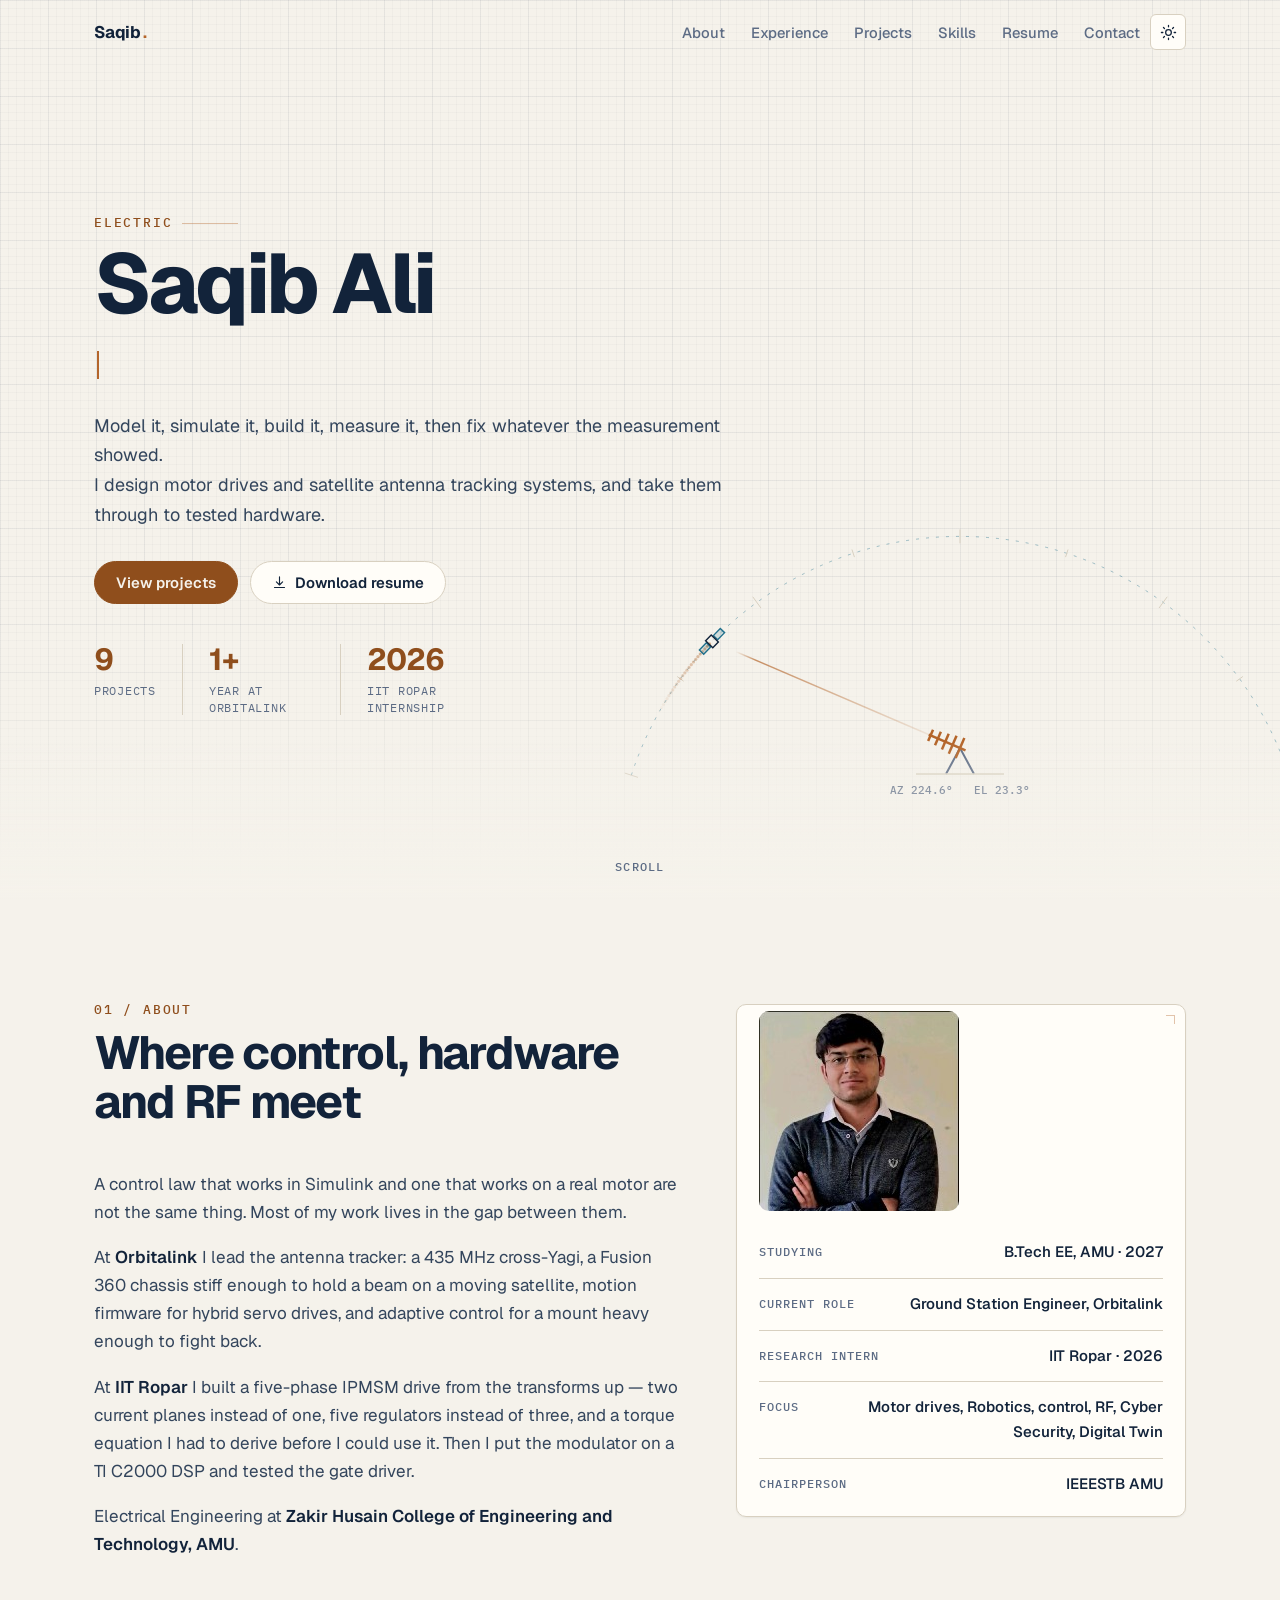
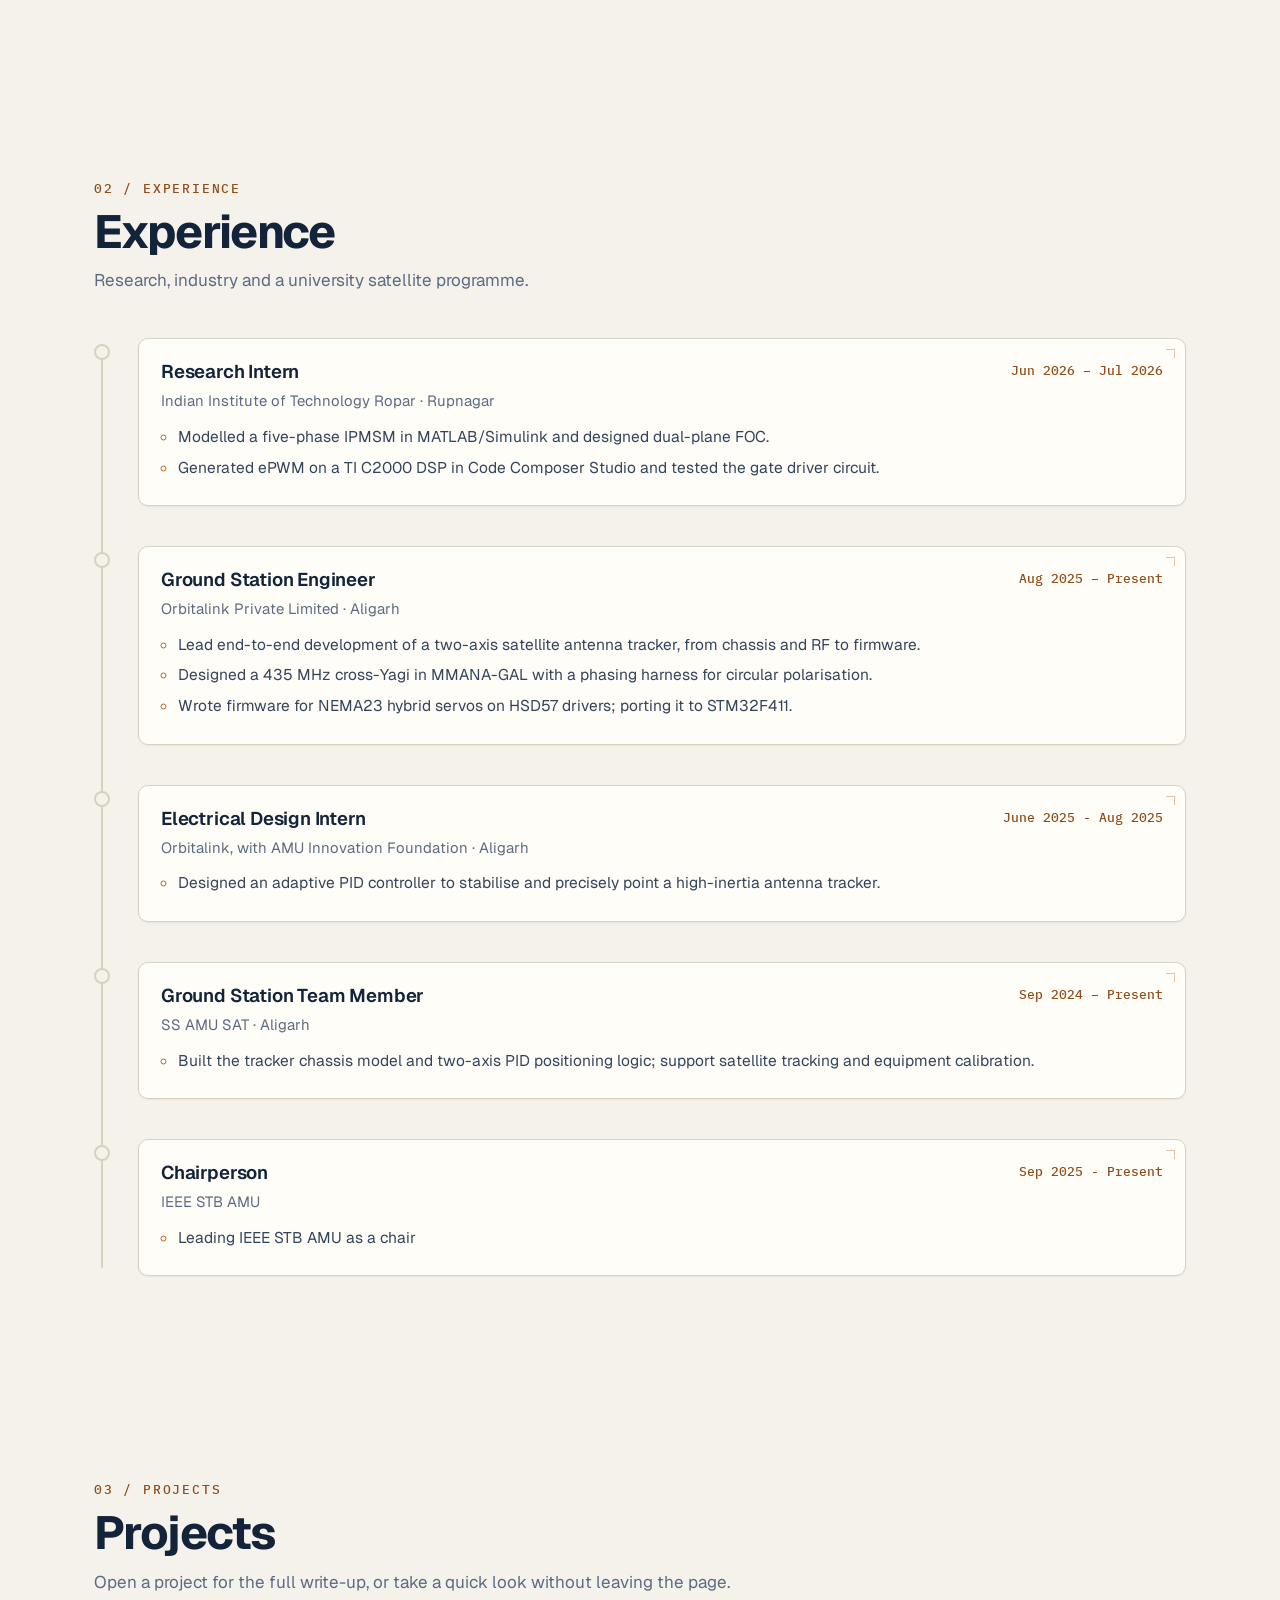
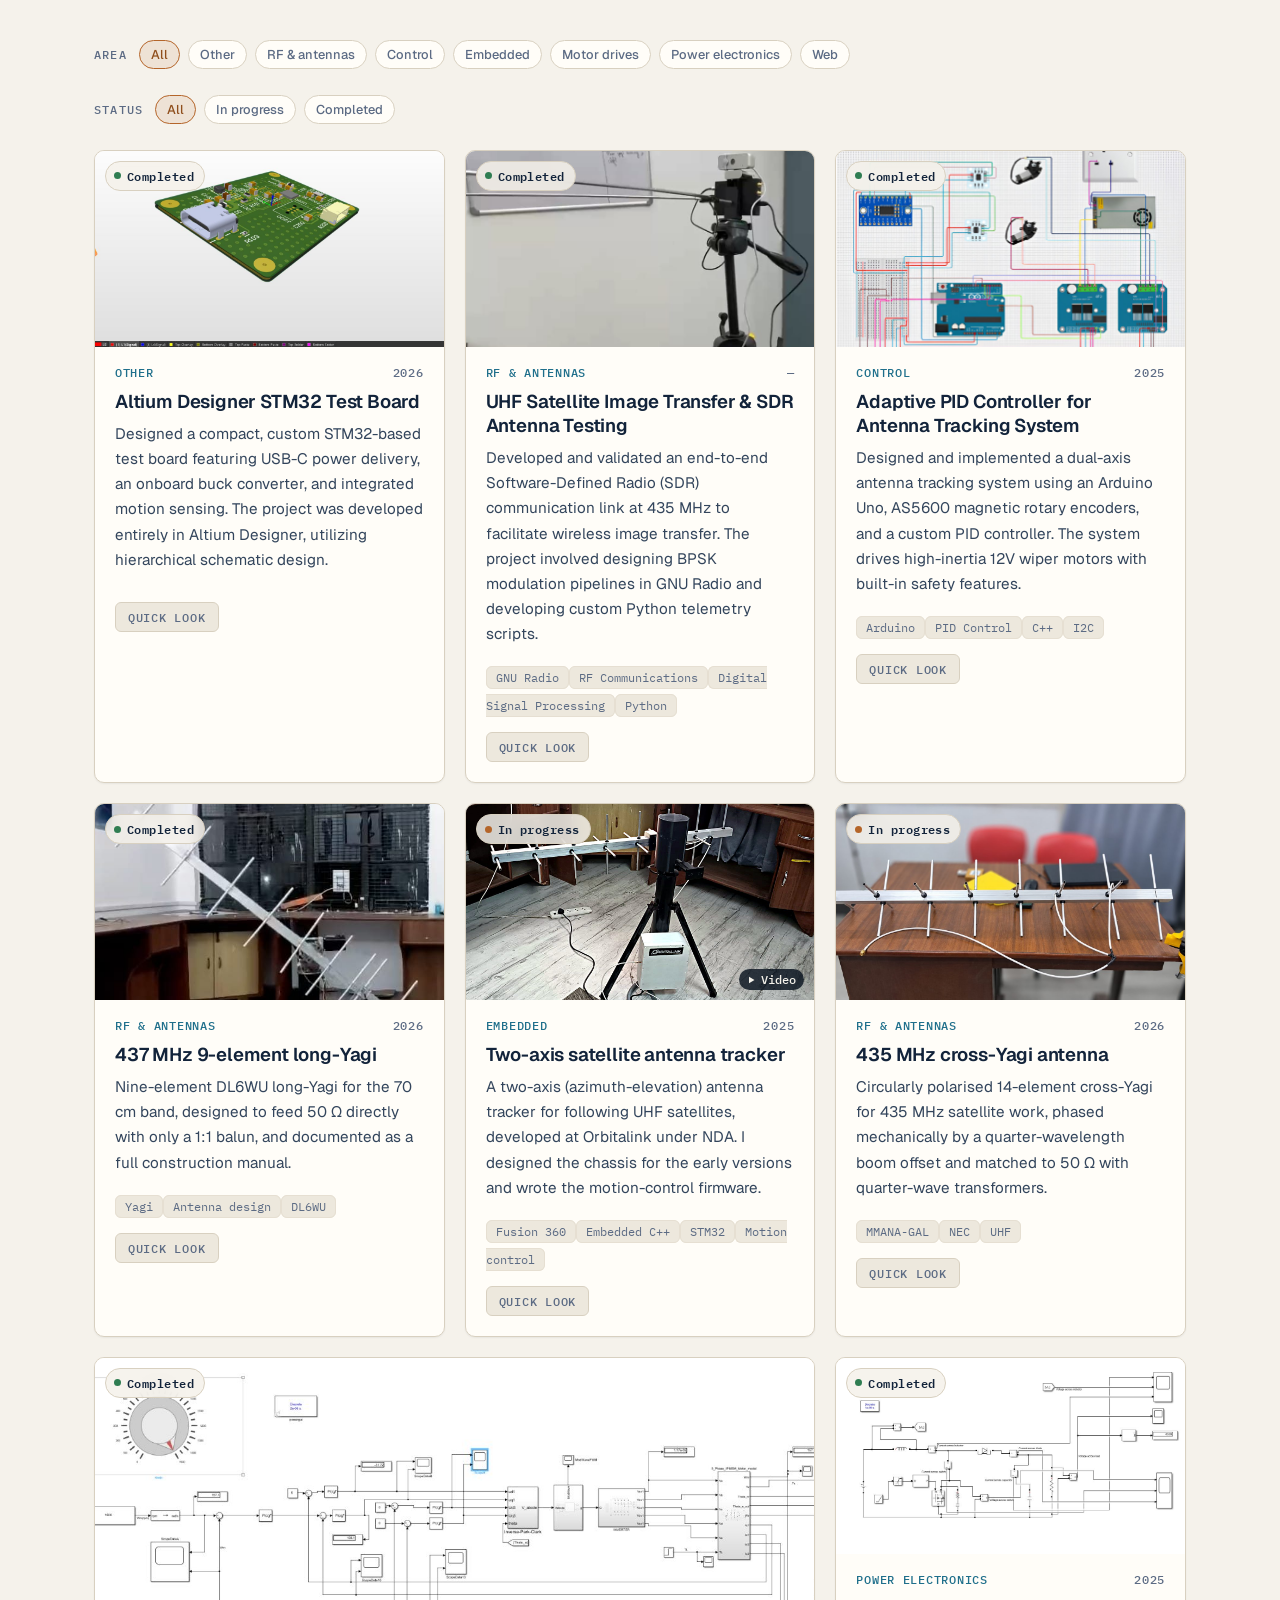
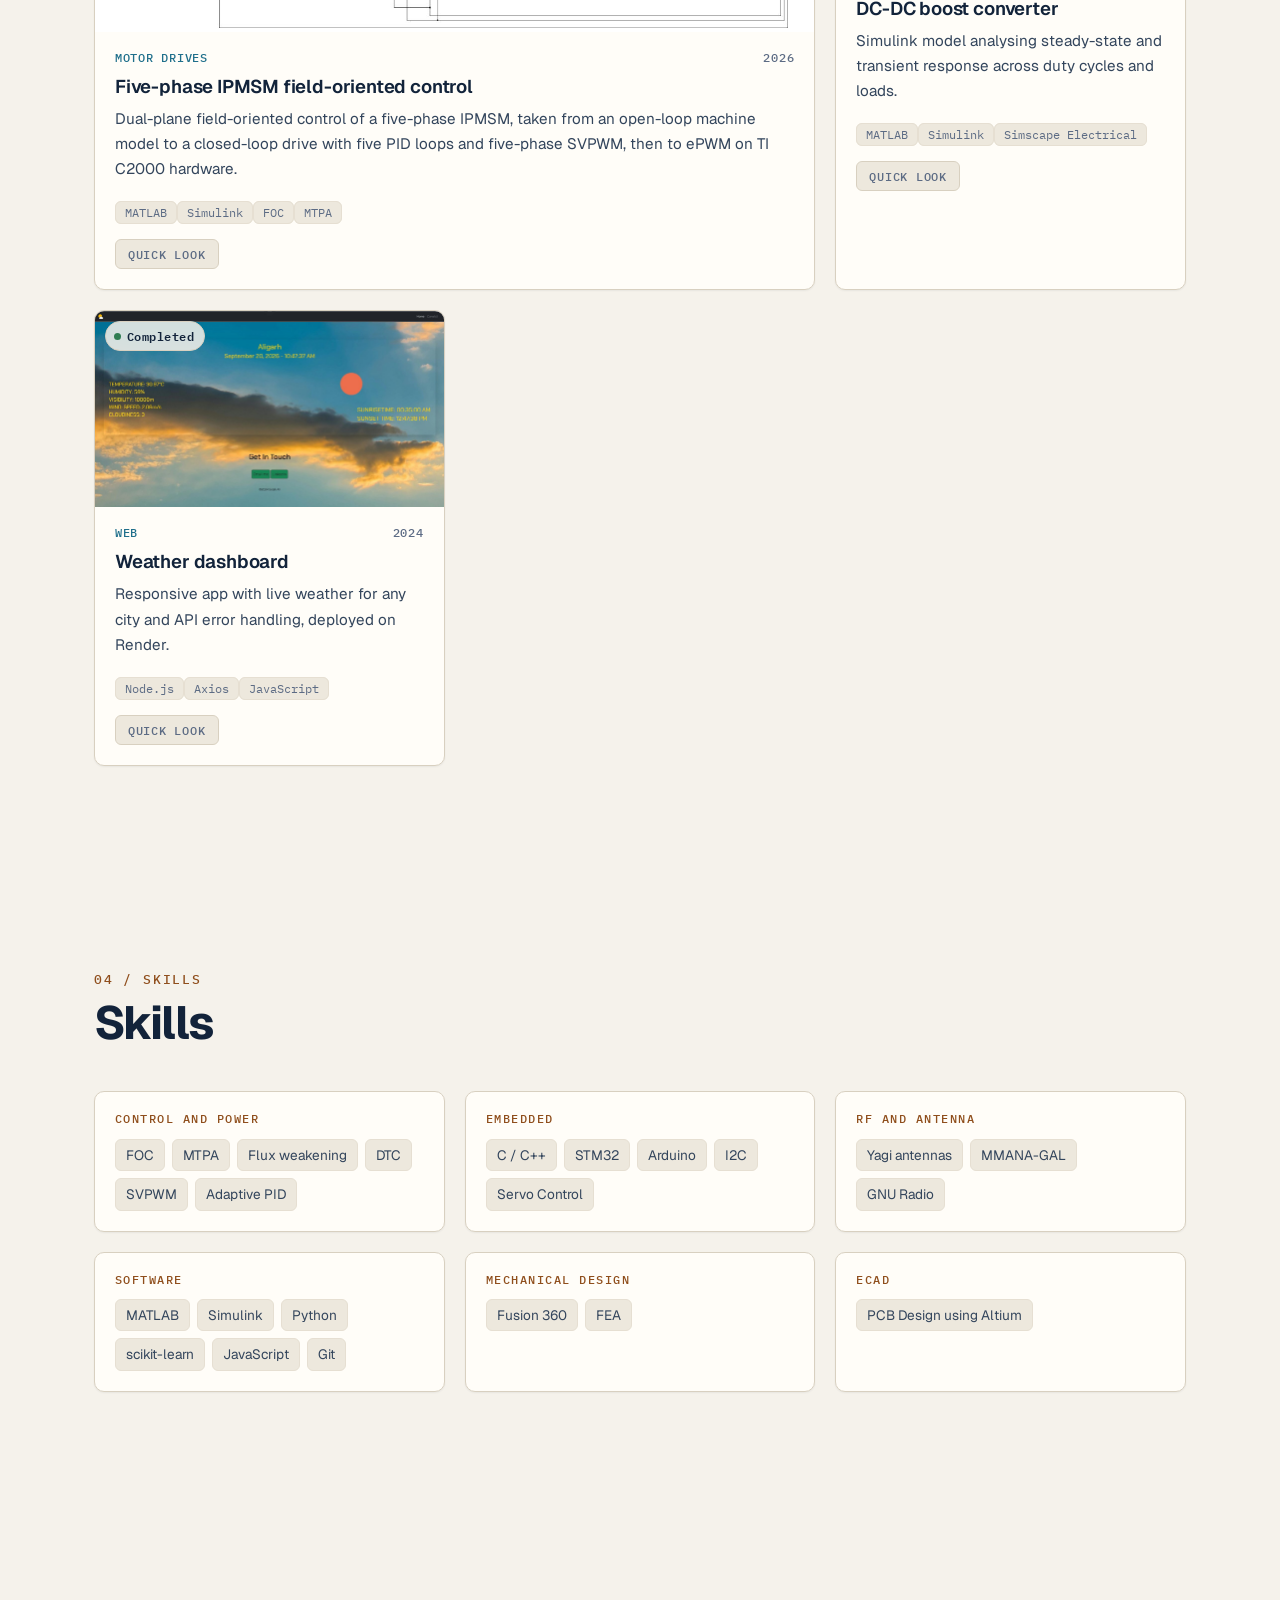
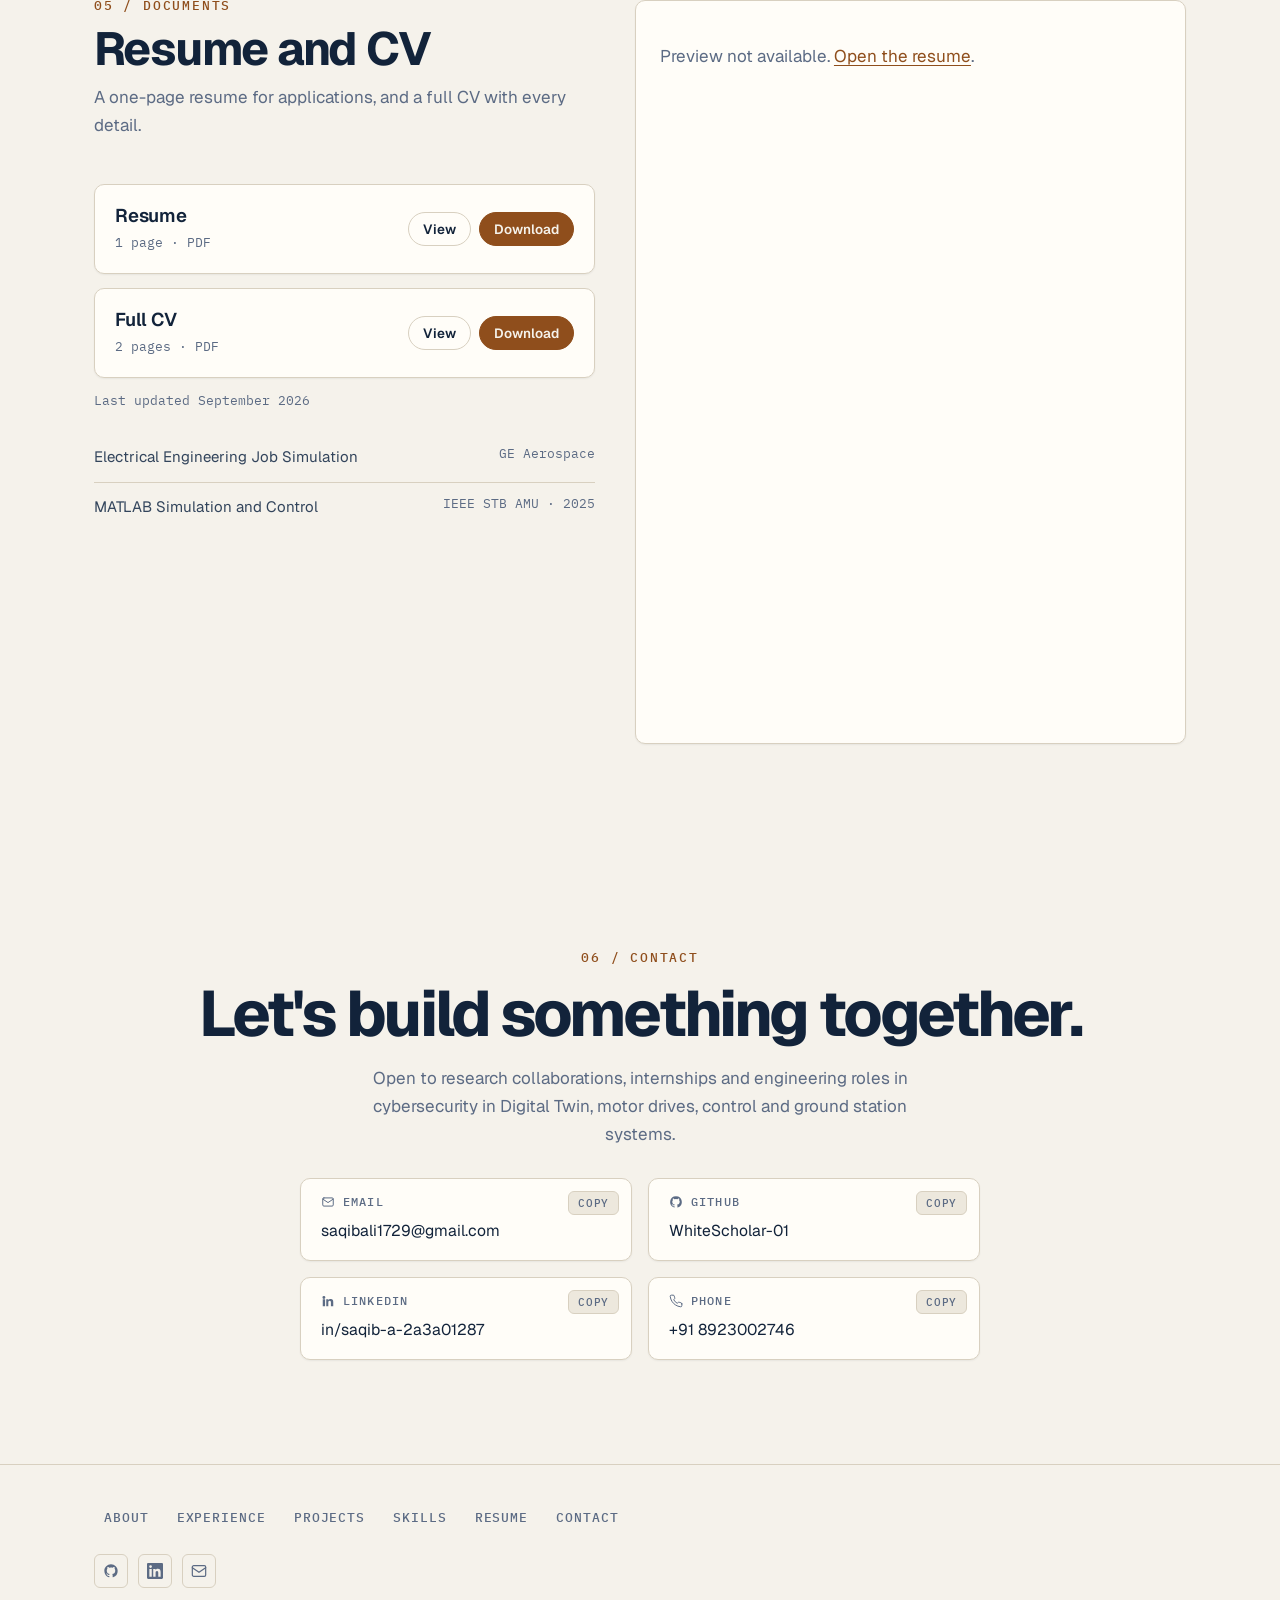
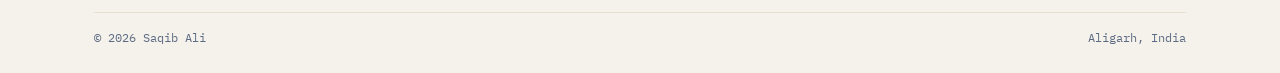
<file: index.html>
<!DOCTYPE html>
<html lang="en">
<head>
<meta charset="UTF-8">
<meta name="viewport" content="width=device-width, initial-scale=1">
<title>Saqib Ali — Electrical Engineer</title>
<meta name="description" content="Saqib Ali — Electrical Engineering student at AMU. Five-phase motor drive control, satellite antenna tracking systems and embedded firmware.">
<meta name="theme-color" content="#F5F2EB" media="(prefers-color-scheme: light)">
<meta name="theme-color" content="#0A1420" media="(prefers-color-scheme: dark)">
<link rel="canonical" href="https://whitescholar-01.github.io/My_Portfolio/">

<!-- Social preview -->
<meta property="og:type" content="website">
<meta property="og:title" content="Saqib Ali — Electrical Engineer">
<meta property="og:description" content="Motor drive control, satellite antenna tracking and embedded firmware.">
<meta property="og:url" content="https://whitescholar-01.github.io/My_Portfolio/">
<meta property="og:image" content="https://whitescholar-01.github.io/My_Portfolio/assets/img/og-image.png">
<meta property="og:image:width" content="1200">
<meta property="og:image:height" content="630">
<meta name="twitter:card" content="summary_large_image">
<meta name="twitter:image" content="https://whitescholar-01.github.io/My_Portfolio/assets/img/og-image.png">

<!-- Structured data: lets search engines read this as a person, not just a page -->
<script type="application/ld+json">
{
  "@context": "https://schema.org",
  "@type": "Person",
  "name": "Saqib Ali",
  "jobTitle": "Electrical Engineering Student",
  "url": "https://whitescholar-01.github.io/My_Portfolio/",
  "email": "mailto:saqibali1729@gmail.com",
  "address": { "@type": "PostalAddress", "addressLocality": "Aligarh", "addressCountry": "IN" },
  "alumniOf": { "@type": "CollegeOrUniversity", "name": "Aligarh Muslim University" },
  "sameAs": [
    "https://github.com/WhiteScholar-01",
    "https://www.linkedin.com/in/saqib-a-2a3a01287"
  ],
  "knowsAbout": ["Field-oriented control", "Power electronics", "Antenna design", "Embedded systems"]
}
</script>

<link rel="icon" href="data:image/svg+xml,<svg xmlns='http://www.w3.org/2000/svg' viewBox='0 0 32 32'><rect width='32' height='32' rx='7' fill='%230A1420'/><g stroke='%23E7A15A' stroke-width='2' fill='none' stroke-linecap='round'><path d='M9 25h14M16 25V11'/><path d='M10 11h12M12 7h8'/></g></svg>">

<link rel="preconnect" href="https://fonts.googleapis.com">
<link rel="preconnect" href="https://fonts.gstatic.com" crossorigin>
<link href="https://fonts.googleapis.com/css2?family=Geist:wght@300..800&family=IBM+Plex+Mono:wght@400;500&display=swap" rel="stylesheet">

<link rel="stylesheet" href="assets/css/tokens.css">
<link rel="stylesheet" href="assets/css/site.css">

<!-- Theme boot. Must run before the first paint, so it is inline and tiny:
     it only reads a stored choice. With no stored choice it does nothing and
     the stylesheet's prefers-color-scheme rules take over. -->
<script>
(function () {
  try {
    var t = localStorage.getItem("portfolio-theme");
    if (t === "light" || t === "dark") document.documentElement.setAttribute("data-theme", t);
  } catch (e) {}
  document.documentElement.classList.add("js-boot");
})();
</script>
</head>

<body>
<script>
/* Mark the document as scripted so the entrance animations arm. If the module
   never loads (old browser, blocked CDN), reveal everything after 4s anyway —
   the content must never be stuck invisible. */
document.body.classList.add("js");
setTimeout(function () {
  if (!window.__jsReady) {
    document.body.classList.add("ready");
    document.querySelectorAll(".reveal").forEach(function (n) { n.classList.add("in"); });
  }
}, 4000);
</script>

<div id="progress" aria-hidden="true"></div>
<a class="sr-only" href="#about">Skip to content</a>

<header class="top" id="topbar">
  <div class="wrap">
    <a class="mark" href="#top">Saqib<span class="dot">.</span></a>
    <div class="nav-right">
      <nav aria-label="Main">
        <ul id="navlist">
          <li><a href="#about">About</a></li>
          <li><a href="#experience">Experience</a></li>
          <li><a href="#projects">Projects</a></li>
          <li><a href="#skills">Skills</a></li>
          <li><a href="#resume">Resume</a></li>
          <li><a href="#contact">Contact</a></li>
        </ul>
      </nav>
      <button class="icon-btn" id="themeBtn" type="button" aria-label="Switch theme">
        <svg class="icon-moon" viewBox="0 0 24 24" fill="none" stroke="currentColor" stroke-width="1.8" stroke-linecap="round" stroke-linejoin="round" aria-hidden="true"><path d="M21 12.8A9 9 0 1 1 11.2 3a7 7 0 0 0 9.8 9.8z"/></svg>
        <svg class="icon-sun" viewBox="0 0 24 24" fill="none" stroke="currentColor" stroke-width="1.8" stroke-linecap="round" aria-hidden="true"><circle cx="12" cy="12" r="4"/><path d="M12 2v2M12 20v2M2 12h2M20 12h2M4.9 4.9l1.4 1.4M17.7 17.7l1.4 1.4M4.9 19.1l1.4-1.4M17.7 6.3l1.4-1.4"/></svg>
      </button>
      <button class="icon-btn menu-btn" type="button" aria-expanded="false" aria-controls="navlist" aria-label="Menu">
        <svg viewBox="0 0 24 24" fill="none" stroke="currentColor" stroke-width="1.8" stroke-linecap="round" aria-hidden="true"><path d="M4 7h16M4 12h16M4 17h16"/></svg>
      </button>
    </div>
  </div>
</header>

<!-- ==========================================================================
     Everything below with an id is filled from data/site.json by site.js.
     The markup here is the fallback shown if that file is missing or fails
     to load, so the page always says something sensible.
     ========================================================================== -->
<main id="top">
  <!-- ===================== HERO ===================== -->
  <section class="hero">
    <canvas id="sky" aria-hidden="true"></canvas>
    <div class="wrap">
      <p class="eyebrow" id="heroEyebrow" hidden></p>
      <h1 data-split id="heroName">Saqib Ali</h1>
      <p class="role"><b id="roleText">Electrical engineer</b><span class="caret" aria-hidden="true"></span></p>
      <p class="lede" id="heroLede">I lead antenna tracking system development at Orbitalink and research control for five-phase motor drives. Electrical Engineering at Aligarh Muslim University.</p>
      <div class="actions">
        <a class="btn primary" id="heroCta" href="#projects">View projects</a>
        <a class="btn" id="heroResume" href="assets/docs/Saqib_Ali_Resume.pdf" download="Saqib_Ali_Resume.pdf">
          <svg viewBox="0 0 24 24" fill="none" stroke="currentColor" stroke-width="1.8" stroke-linecap="round" stroke-linejoin="round" aria-hidden="true"><path d="M12 3v12M7 11l5 5 5-5M4 20h16"/></svg>
          <span id="heroResumeLabel">Download resume</span>
        </a>
      </div>
      <dl class="stats" id="heroStats" hidden></dl>
    </div>
    <a class="scroll-hint" href="#about">Scroll</a>
  </section>

    <section class="block" id="about">
    <div class="wrap about">
      <div class="reveal">
        <div class="sec-head">
          <span class="num">01 / ABOUT</span>
          <h2 id="aboutHeading">Where control, hardware and RF meet</h2>
        </div>
        <div id="aboutBody">
          <p>A control law that works in Simulink and one that works on a real motor are not the same thing. Most of my work lives in the gap between them.</p>
          <p>At <strong>Orbitalink</strong> I lead the antenna tracker: a 435 MHz cross-Yagi, a Fusion 360 chassis stiff enough to hold a beam on a moving satellite, motion firmware for hybrid servo drives, and adaptive control for a mount heavy enough to fight back.</p>
          <p>At <strong>IIT Ropar</strong> I built a five-phase IPMSM drive from the transforms up — two current planes instead of one, five regulators instead of three, and a torque equation I had to derive before I could use it. Then I put the modulator on a TI C2000 DSP and tested the gate driver.</p>
          <p>Electrical Engineering at <strong>Zakir Husain College of Engineering and Technology, AMU</strong>.</p>
        </div>
      </div>
      <div class="panel sheet ticked reveal">
        <!-- Optional profile photo — shown only when uploaded via the admin panel -->
        <img id="profilePhoto" src="" alt="Profile photo" hidden
          style="width:100%;max-width:200px;border-radius:var(--r-md);object-fit:cover;margin-bottom:16px;display:block">
        <dl id="aboutPanel">
          <div><dt>Studying</dt><dd>B.Tech EE, AMU · 2027</dd></div>
          <div><dt>Current role</dt><dd>Lead Engineer, Orbitalink</dd></div>
          <div><dt>Research Intern</dt><dd>IIT Ropar · 2026</dd></div>
          <div><dt>Focus</dt><dd>Motor drives, control, RF, Cyber Security, Digital Twin</dd></div>
          <div><dt>Chairperson</dt><dd>IEEESTB AMU</dd></div>
        </dl>
      </div>
    </div>
  </section>

  <!-- ===================== EXPERIENCE ===================== -->
  <section class="block" id="experience">
    <div class="wrap">
      <div class="sec-head reveal">
        <span class="num">02 / EXPERIENCE</span>
        <h2>Experience</h2>
        <p id="expIntro">Research, industry and a university satellite programme.</p>
      </div>
      <ol class="timeline" id="timeline">
        <li class="reveal"><div class="job sheet ticked">
          <div class="job-top"><h3>Research Intern</h3><span class="when">Jun 2026 – Jul 2026</span></div>
          <p class="org">Indian Institute of Technology Ropar · Rupnagar</p>
          <ul>
            <li>Modelled a five-phase IPMSM in MATLAB/Simulink and designed dual-plane FOC.</li>
            <li>Generated ePWM on a TI C2000 DSP in Code Composer Studio and tested the gate driver circuit.</li>
          </ul>
        </div></li>
        <li class="reveal"><div class="job sheet ticked">
          <div class="job-top"><h3>Lead Engineer</h3><span class="when">Aug 2025 – Present</span></div>
          <p class="org">Orbitalink Private Limited · Aligarh</p>
          <ul>
            <li>Lead end-to-end development of a two-axis satellite antenna tracker, from chassis and RF to firmware.</li>
            <li>Designed a 435 MHz cross-Yagi in MMANA-GAL with a phasing harness for circular polarisation.</li>
            <li>Wrote firmware for NEMA23 hybrid servos on HSD57 drivers; porting it to STM32F411.</li>
          </ul>
        </div></li>
        <li class="reveal"><div class="job sheet ticked">
          <div class="job-top"><h3>Electrical Design Intern</h3><span class="when">2025</span></div>
          <p class="org">Orbitalink, with AMU Innovation Foundation · Aligarh</p>
          <ul><li>Designed an adaptive PID controller to stabilise and precisely point a high-inertia antenna tracker.</li></ul>
        </div></li>
        <li class="reveal"><div class="job sheet ticked">
          <div class="job-top"><h3>Ground Station Team Member</h3><span class="when">Sep 2024 – Present</span></div>
          <p class="org">SS AMU SAT · Aligarh</p>
          <ul><li>Built the tracker chassis model and two-axis PID positioning logic; support satellite tracking and equipment calibration.</li></ul>
        </div></li>
      </ol>
    </div>
  </section>

  <!-- ===================== PROJECTS ===================== -->
  <section class="block" id="projects">
    <div class="wrap">
      <div class="sec-head reveal">
        <span class="num">03 / PROJECTS</span>
        <h2>Projects</h2>
        <p>Open a project for the full write-up, or take a quick look without leaving the page.</p>
      </div>
      <div id="filters"></div>
      <div class="grid" id="grid"><p class="status">Loading projects…</p></div>
      <noscript>
        <p class="status">The project list is loaded with JavaScript. You can browse the
        folders under <code>projects/</code> instead.</p>
      </noscript>
    </div>
  </section>

  <!-- ===================== SKILLS ===================== -->
  <section class="block" id="skills">
    <div class="wrap">
      <div class="sec-head reveal">
        <span class="num">04 / SKILLS</span>
        <h2>Skills</h2>
        <p id="skillsNote" hidden></p>
      </div>
      <div class="skills" id="skillsGrid">
        <div class="skill sheet reveal"><h3>Control and power</h3><ul><li>FOC</li><li>MTPA</li><li>Flux weakening</li><li>DTC</li><li>SVPWM</li><li>Adaptive PID</li><li>DC-DC converters</li></ul></div>
        <div class="skill sheet reveal"><h3>Embedded</h3><ul><li>C / C++</li><li>TI C2000</li><li>STM32</li><li>Arduino</li><li>I2C</li><li>Servo drives</li></ul></div>
        <div class="skill sheet reveal"><h3>RF and Antenna</h3><ul><li>Yagi antennas</li><li>MMANA-GAL</li><li>GNU Radio</li></ul></div>
        <div class="skill sheet reveal"><h3>Software</h3><ul><li>MATLAB</li><li>Simulink</li><li>Python</li><li>scikit-learn</li><li>JavaScript</li><li>Node.js</li><li>Git</li></ul></div>
        <div class="skill sheet reveal"><h3>Mechanical Design</h3><ul><li>Fusion 360</li><li>FEA</li></ul></div>
        <div class="skill sheet reveal"><h3>ECAD</h3><ul><li>PCB Design using Altium</li></ul></div>
      </div>
    </div>
  </section>

  <!-- ===================== RESUME ===================== -->
  <section class="block" id="resume">
    <div class="wrap resume">
      <div class="reveal">
        <div class="sec-head">
          <span class="num">05 / DOCUMENTS</span>
          <h2>Resume and CV</h2>
          <p id="resumeIntro">A one-page resume for applications, and a full CV with every detail.</p>
        </div>
        <div class="doc sheet">
          <div><h3>Resume</h3><span class="muted">1 page · PDF</span></div>
          <div class="btns">
            <a class="btn small doc-resume-view" href="assets/docs/Saqib_Ali_Resume.pdf" target="_blank" rel="noopener">View</a>
            <a class="btn small primary doc-resume-dl" href="assets/docs/Saqib_Ali_Resume.pdf" download="Saqib_Ali_Resume.pdf">Download</a>
          </div>
        </div>
        <div class="doc sheet">
          <div><h3>Full CV</h3><span class="muted">2 pages · PDF</span></div>
          <div class="btns">
            <a class="btn small doc-cv-view" href="assets/docs/Saqib_Ali_CV.pdf" target="_blank" rel="noopener">View</a>
            <a class="btn small primary doc-cv-dl" href="assets/docs/Saqib_Ali_CV.pdf" download="Saqib_Ali_CV.pdf">Download</a>
          </div>
        </div>
        <p class="updated" id="resumeUpdated" hidden></p>
        <ul class="certs" id="certs">
          <li>Electrical Engineering Job Simulation<span>GE Aerospace</span></li>
          <li>MATLAB Simulation and Control<span>IEEE STB AMU · 2025</span></li>
          <li>Advanced Aircraft Design Workshop<span>BSERC · 2024</span></li>
        </ul>
      </div>
      <div class="preview sheet reveal">
        <object id="resumePreview" data-pdf="assets/docs/Saqib_Ali_Resume.pdf#view=FitH&amp;toolbar=0"
                type="application/pdf" aria-label="Resume preview">
          <p class="status" style="padding:24px">Preview not available.
            <a id="resumePreviewLink" href="assets/docs/Saqib_Ali_Resume.pdf" target="_blank" rel="noopener">Open the resume</a>.</p>
        </object>
      </div>
    </div>
  </section>

  <!-- ===================== CONTACT ===================== -->
  <section class="block contact" id="contact">
    <div class="wrap reveal">
      <span class="num">06 / CONTACT</span>
      <h2 id="contactHeading">Let's build something together.</h2>
      <p id="contactText">Open to research collaborations, internships and engineering roles in motor drives, control and satellite systems.</p>
      <!-- Values are shown, not hidden behind a button: a mailto: link does
           nothing on a machine with no mail client set up, so the address
           itself has to be readable and copyable. -->
      <div class="contact-card" id="contactCard">
        <div class="cc sheet">
          <span class="cc-label">Email</span>
          <a class="cc-value" href="mailto:saqibali1729@gmail.com">saqibali1729@gmail.com</a>
        </div>
        <div class="cc sheet">
          <span class="cc-label">GitHub</span>
          <a class="cc-value" href="https://github.com/WhiteScholar-01" target="_blank" rel="noopener">WhiteScholar-01</a>
        </div>
        <div class="cc sheet">
          <span class="cc-label">LinkedIn</span>
          <a class="cc-value" href="https://www.linkedin.com/in/saqib-a-2a3a01287" target="_blank" rel="noopener">in/saqib-a-2a3a01287</a>
        </div>
        <div class="cc sheet">
          <span class="cc-label">Phone</span>
          <a class="cc-value" href="tel:+918923002746">+91 8923002746</a>
        </div>
      </div>
    </div>
  </section>
</main>

<footer>
  <div class="wrap footer-inner">
    <div class="footer-nav">
      <a href="#about">About</a>
      <a href="#experience">Experience</a>
      <a href="#projects">Projects</a>
      <a href="#skills">Skills</a>
      <a href="#resume">Resume</a>
      <a href="#contact">Contact</a>
    </div>
    <div class="footer-social">
      <a href="https://github.com/WhiteScholar-01" target="_blank" rel="noopener" aria-label="GitHub">
        <svg viewBox="0 0 24 24" fill="currentColor" aria-hidden="true"><path d="M12 2C6.477 2 2 6.484 2 12.017c0 4.425 2.865 8.18 6.839 9.504.5.092.682-.217.682-.483 0-.237-.008-.868-.013-1.703-2.782.605-3.369-1.343-3.369-1.343-.454-1.158-1.11-1.466-1.11-1.466-.908-.62.069-.608.069-.608 1.003.07 1.531 1.032 1.531 1.032.892 1.53 2.341 1.088 2.91.832.092-.647.35-1.088.636-1.338-2.22-.253-4.555-1.113-4.555-4.951 0-1.093.39-1.988 1.029-2.688-.103-.253-.446-1.272.098-2.65 0 0 .84-.27 2.75 1.026A9.564 9.564 0 0112 6.844c.85.004 1.705.115 2.504.337 1.909-1.296 2.747-1.027 2.747-1.027.546 1.379.202 2.398.1 2.651.64.7 1.028 1.595 1.028 2.688 0 3.848-2.339 4.695-4.566 4.943.359.309.678.92.678 1.855 0 1.338-.012 2.419-.012 2.747 0 .268.18.58.688.482A10.019 10.019 0 0022 12.017C22 6.484 17.522 2 12 2z"/></svg>
      </a>
      <a href="https://www.linkedin.com/in/saqib-a-2a3a01287" target="_blank" rel="noopener" aria-label="LinkedIn">
        <svg viewBox="0 0 24 24" fill="currentColor" aria-hidden="true"><path d="M20.447 20.452h-3.554v-5.569c0-1.328-.027-3.037-1.852-3.037-1.853 0-2.136 1.445-2.136 2.939v5.667H9.351V9h3.414v1.561h.046c.477-.9 1.637-1.85 3.37-1.85 3.601 0 4.267 2.37 4.267 5.455v6.286zM5.337 7.433a2.062 2.062 0 01-2.063-2.065 2.064 2.064 0 112.063 2.065zm1.782 13.019H3.555V9h3.564v11.452zM22.225 0H1.771C.792 0 0 .774 0 1.729v20.542C0 23.227.792 24 1.771 24h20.451C23.2 24 24 23.227 24 22.271V1.729C24 .774 23.2 0 22.222 0h.003z"/></svg>
      </a>
      <a href="mailto:saqibali1729@gmail.com" aria-label="Email">
        <svg viewBox="0 0 24 24" fill="none" stroke="currentColor" stroke-width="1.8" stroke-linecap="round" aria-hidden="true"><rect x="2" y="4" width="20" height="16" rx="2"/><path d="m2 7 10 7 10-7"/></svg>
      </a>
    </div>
    <div class="footer-copy">
      <span>© <span id="yr">2026</span> Saqib Ali</span>
      <span id="footerLoc">Aligarh, India</span>
    </div>
  </div>
</footer>
<a href="#top" class="back-to-top" id="backToTop" aria-label="Back to top">
  <svg viewBox="0 0 24 24" fill="none" stroke="currentColor" stroke-width="2" stroke-linecap="round" stroke-linejoin="round" aria-hidden="true"><path d="M12 19V5M5 12l7-7 7 7"/></svg>
</a>

<dialog id="modal" aria-labelledby="mTitle">
  <button class="m-close" type="button" aria-label="Close" id="mClose">✕</button>
  <div id="mContent"></div>
</dialog>

<script type="module" src="assets/js/site.js"></script>
</body>
</html>
</file>
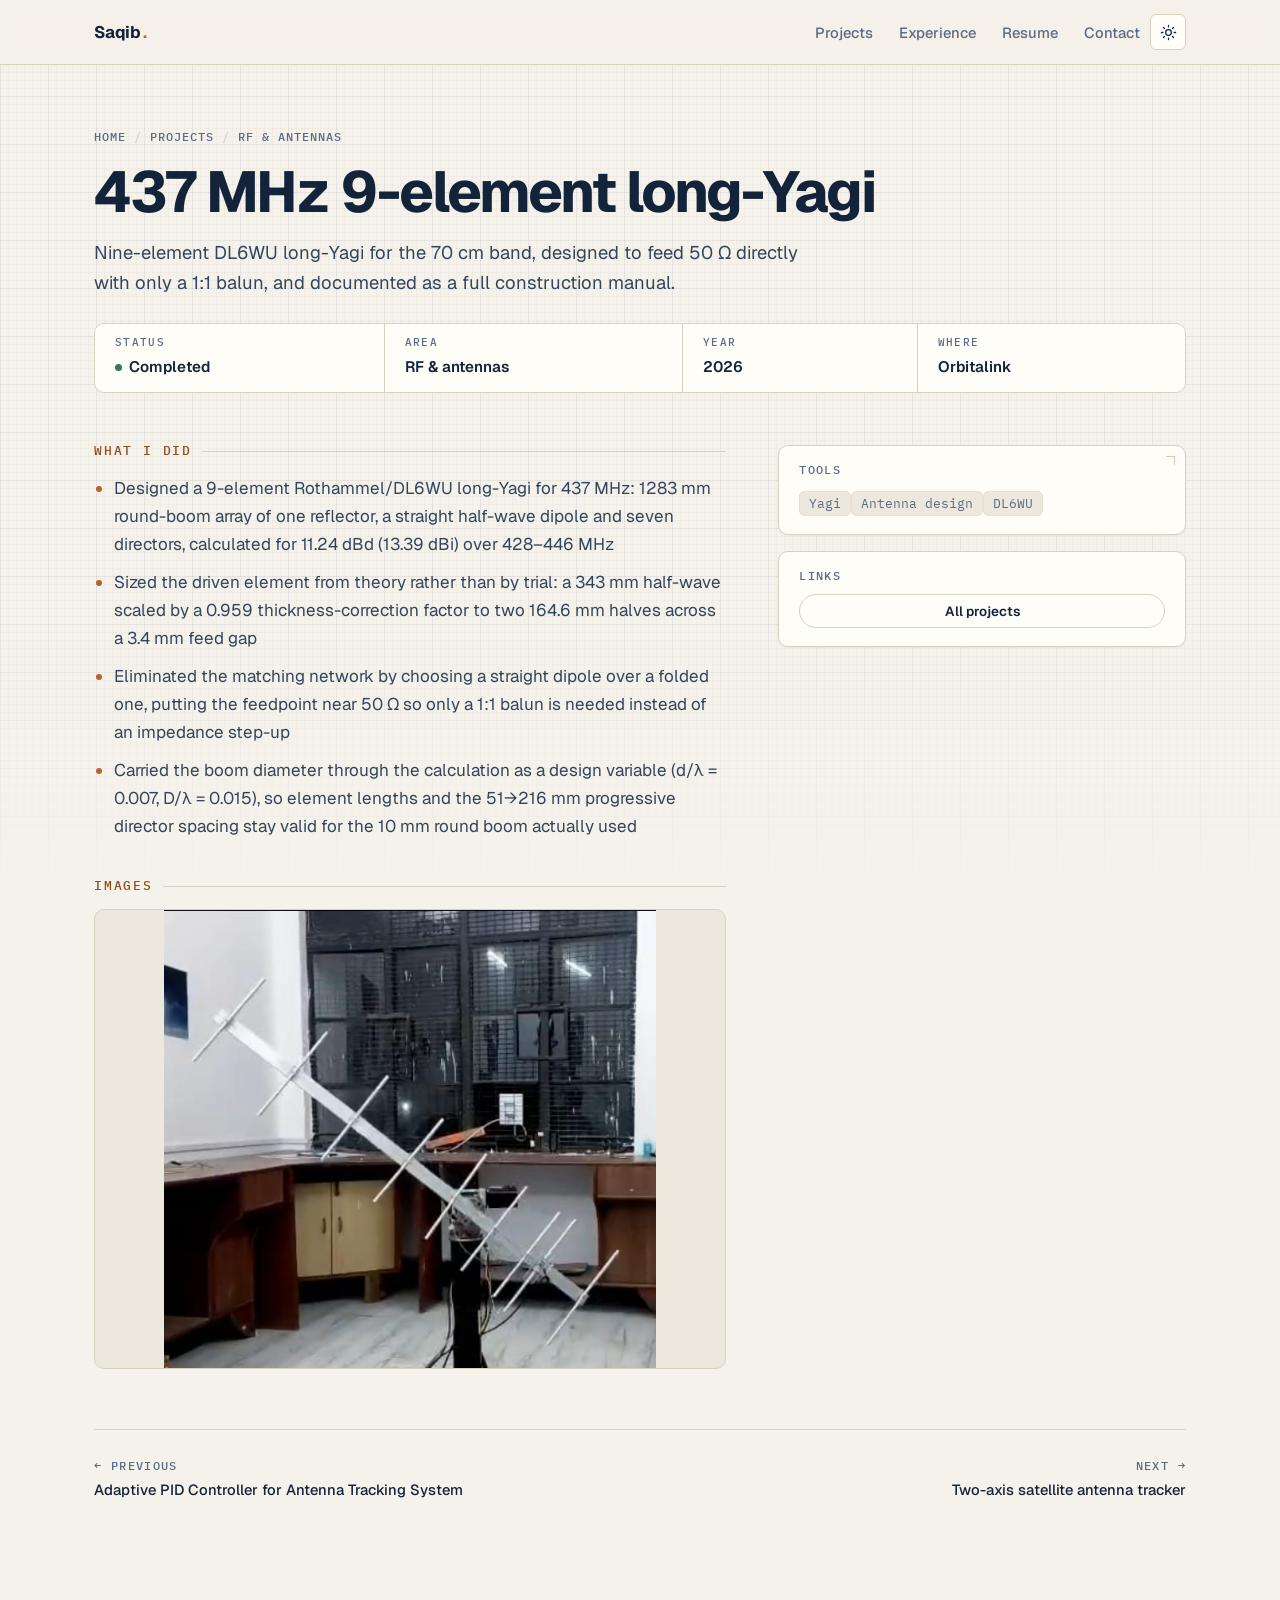
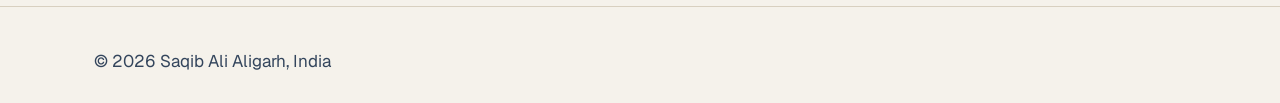
<file: projects/437-mhz-9-element-long-yagi/index.html>
<!DOCTYPE html>
<html lang="en">
<head>
<meta charset="UTF-8">
<meta name="viewport" content="width=device-width, initial-scale=1">
<!-- Only these two lines are worth editing when you copy this folder.
     Everything else, including which project this is, comes from the
     folder name and data/projects.json. -->
<title>437 MHz 9-element long-Yagi — Saqib Ali</title>
<meta name="description" content="Nine-element DL6WU long-Yagi for the 70 cm band, designed to feed 50 Ω directly with only a 1:1 balun, and documented as a full construction manual.">
<!-- ---------------------------------------------------------------- -->
<meta name="theme-color" content="#F5F2EB" media="(prefers-color-scheme: light)">
<meta name="theme-color" content="#0A1420" media="(prefers-color-scheme: dark)">

<meta property="og:type" content="article">
<meta property="og:title" content="437 MHz 9-element long-Yagi — Saqib Ali">
<meta property="og:description" content="Nine-element DL6WU long-Yagi for the 70 cm band, designed to feed 50 Ω directly with only a 1:1 balun, and documented as a full construction manual.">

<link rel="icon" href="data:image/svg+xml,<svg xmlns='http://www.w3.org/2000/svg' viewBox='0 0 32 32'><rect width='32' height='32' rx='7' fill='%230A1420'/><g stroke='%23E7A15A' stroke-width='2' fill='none' stroke-linecap='round'><path d='M9 25h14M16 25V11'/><path d='M10 11h12M12 7h8'/></g></svg>">

<link rel="preconnect" href="https://fonts.googleapis.com">
<link rel="preconnect" href="https://fonts.gstatic.com" crossorigin>
<link href="https://fonts.googleapis.com/css2?family=Geist:wght@300..800&family=IBM+Plex+Mono:wght@400;500&display=swap" rel="stylesheet">

<link rel="stylesheet" href="../../assets/css/tokens.css">
<link rel="stylesheet" href="../../assets/css/site.css">
<link rel="stylesheet" href="../../assets/css/project.css">

<script>
(function () {
  try {
    var t = localStorage.getItem("portfolio-theme");
    if (t === "light" || t === "dark") document.documentElement.setAttribute("data-theme", t);
  } catch (e) {}
})();
</script>
</head>
<body>

<header class="top scrolled" id="topbar">
  <div class="wrap">
    <a class="mark" href="../../">Saqib<span class="dot">.</span></a>
    <div class="nav-right">
      <nav aria-label="Main">
        <ul id="navlist">
          <li><a href="../../#projects">Projects</a></li>
          <li><a href="../../#experience">Experience</a></li>
          <li><a href="../../#resume">Resume</a></li>
          <li><a href="../../#contact">Contact</a></li>
        </ul>
      </nav>
      <button class="icon-btn" id="themeBtn" type="button" aria-label="Switch theme">
        <svg class="icon-moon" viewBox="0 0 24 24" fill="none" stroke="currentColor" stroke-width="1.8" stroke-linecap="round" stroke-linejoin="round" aria-hidden="true"><path d="M21 12.8A9 9 0 1 1 11.2 3a7 7 0 0 0 9.8 9.8z"/></svg>
        <svg class="icon-sun" viewBox="0 0 24 24" fill="none" stroke="currentColor" stroke-width="1.8" stroke-linecap="round" aria-hidden="true"><circle cx="12" cy="12" r="4"/><path d="M12 2v2M12 20v2M2 12h2M20 12h2M4.9 4.9l1.4 1.4M17.7 17.7l1.4 1.4M4.9 19.1l1.4-1.4M17.7 6.3l1.4-1.4"/></svg>
      </button>
      <button class="icon-btn menu-btn" type="button" aria-expanded="false" aria-controls="navlist" aria-label="Menu">
        <svg viewBox="0 0 24 24" fill="none" stroke="currentColor" stroke-width="1.8" stroke-linecap="round" aria-hidden="true"><path d="M4 7h16M4 12h16M4 17h16"/></svg>
      </button>
    </div>
  </div>
</header>

<main id="pMain">
  <section class="p-hero">
    <div class="wrap">
      <p class="crumb">
        <a href="../../">Home</a><span class="sep">/</span>
        <a href="../../#projects">Projects</a><span class="sep">/</span>
        <span id="pCrumbCat">RF &amp; antennas</span>
      </p>
      <h1 id="pTitle">437 MHz 9-element long-Yagi</h1>
      <p class="p-lede" id="pLede">Nine-element DL6WU long-Yagi for the 70 cm band, designed to feed 50 Ω directly with only a 1:1 balun, and documented as a full construction manual.</p>
      <dl class="specs" id="pSpecs"></dl>
    </div>
  </section>

  <section class="block" style="padding-top:0">
    <div class="wrap p-body">
      <div>
        <div class="p-section">
          <h2>What I did</h2>
          <div id="pHighlights"></div>
        </div>

        <!-- Your own headed blocks, from the "sections" field -->
        <div id="pSections"></div>

        <div class="p-section">
          <h2>Images</h2>
          <div id="pGallery"></div>
        </div>
      </div>

      <aside class="side">
        <div class="sheet ticked">
          <h3>Tools</h3>
          <div id="pTags"></div>
        </div>
        <!-- Attachments, from the "files" field -->
        <div id="pFiles"></div>
        <div class="sheet">
          <h3>Links</h3>
          <div id="pLinks"></div>
        </div>
      </aside>
    </div>

    <div class="wrap">
      <nav class="p-nav" id="pNav" aria-label="Other projects"></nav>
    </div>
  </section>
</main>

<section class="p-error wrap" id="pFail" hidden>
  <h1>This project couldn't be loaded</h1>
  <p class="muted" id="pFailMsg"></p>
  <p><a class="btn" href="../../#projects">Back to all projects</a></p>
</section>

<footer>
  <div class="wrap">
    <span>© <span id="yr">2026</span> Saqib Ali</span>
    <span>Aligarh, India</span>
  </div>
</footer>

<script type="module" src="../../assets/js/project-page.js"></script>
</body>
</html>
</file>
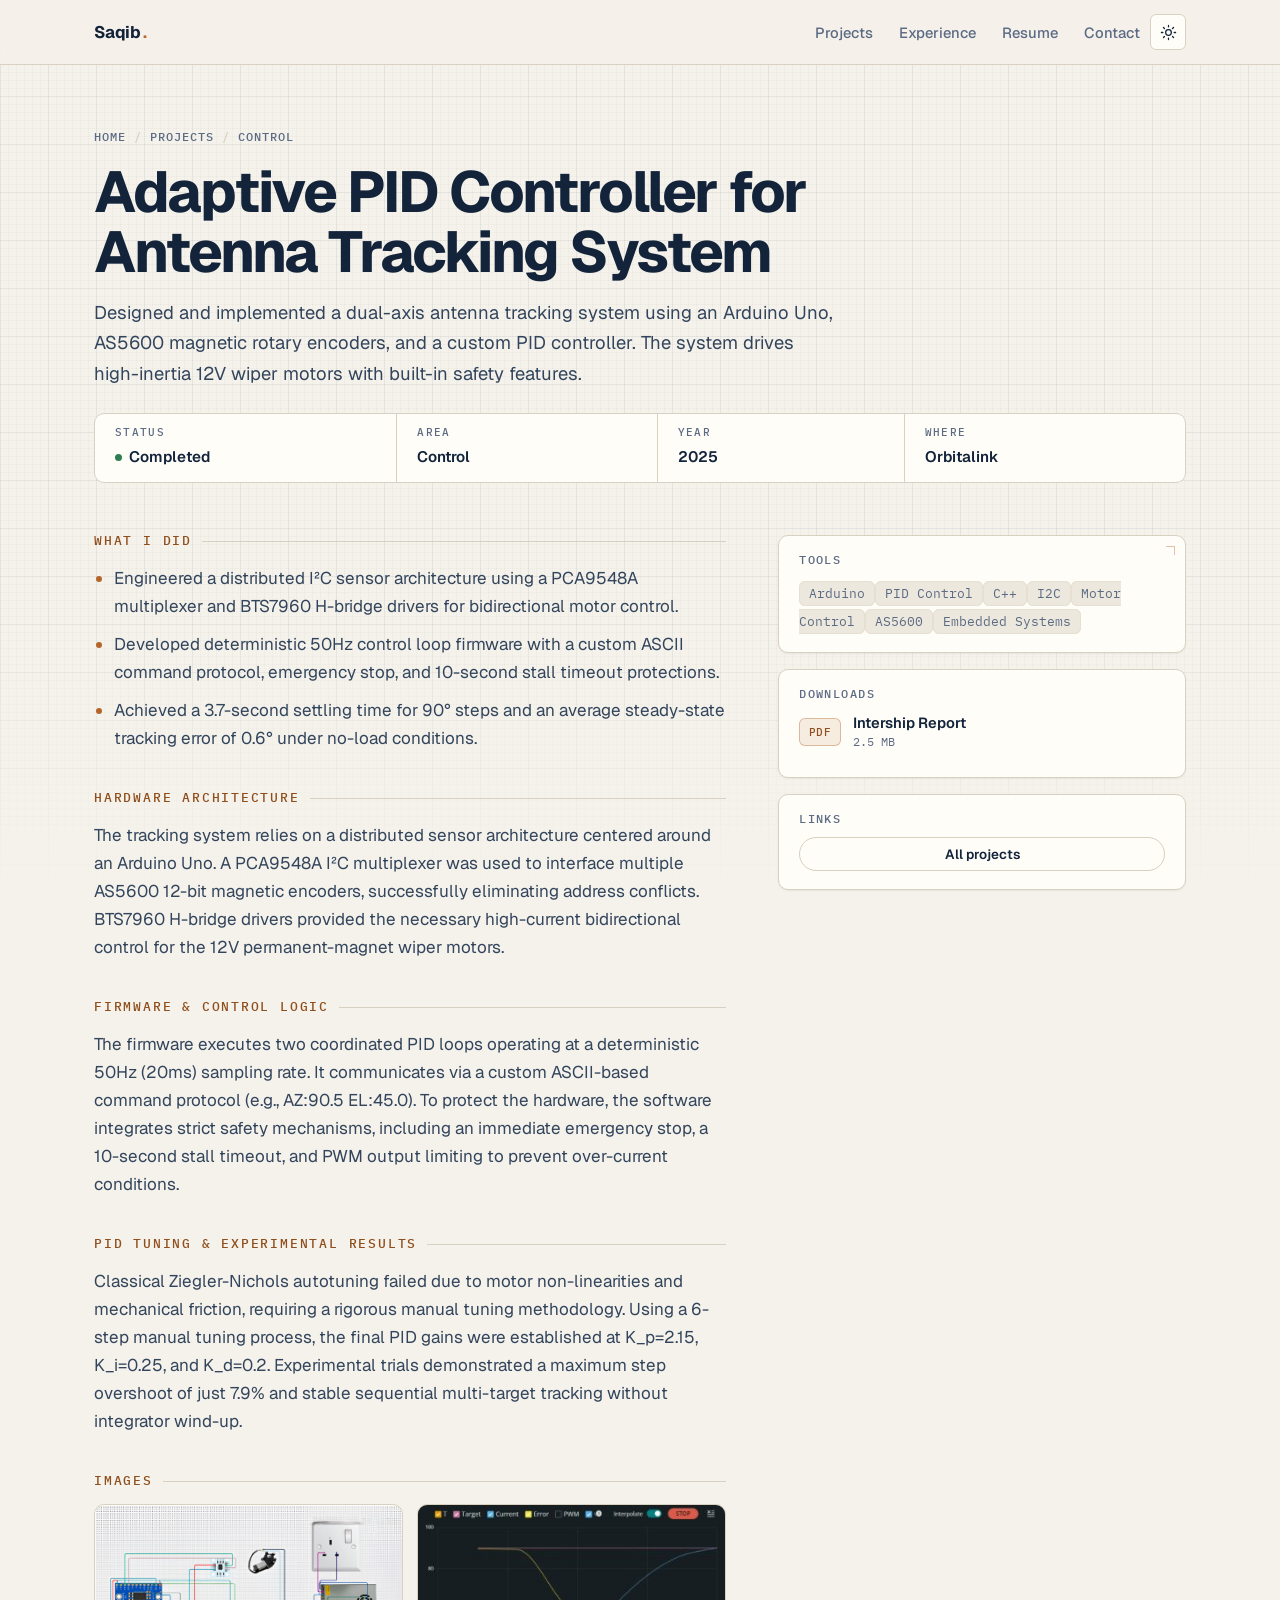
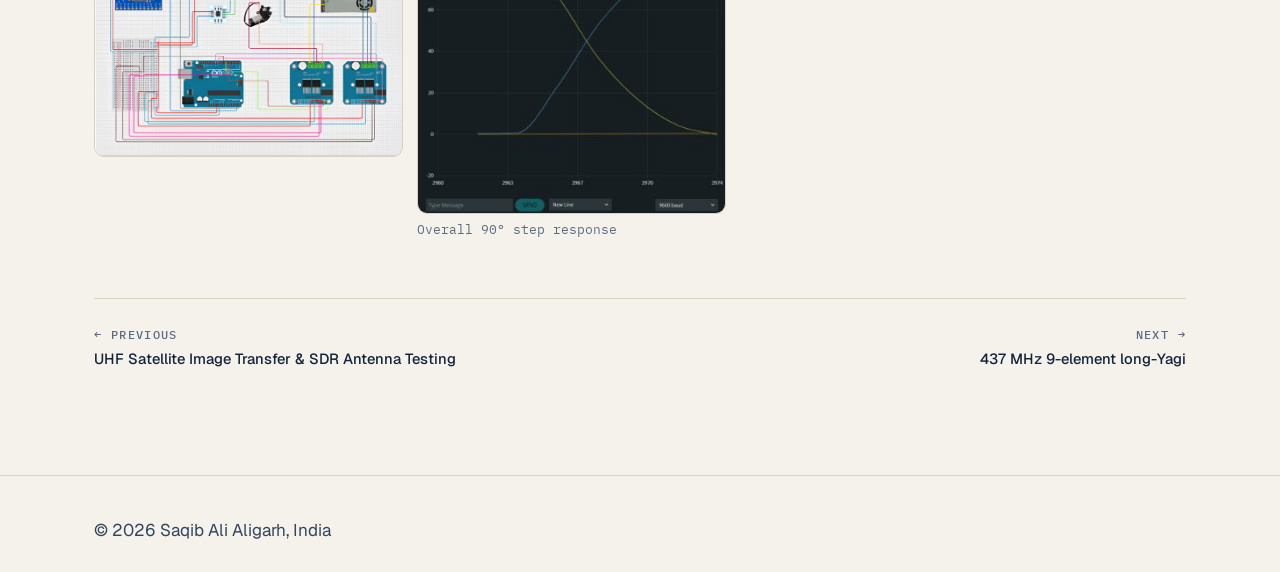
<file: projects/adaptive-pid-controller-for-antenna-tracking-system/index.html>
<!DOCTYPE html>
<html lang="en">
<head>
<meta charset="UTF-8">
<meta name="viewport" content="width=device-width, initial-scale=1">
<!-- Only these two lines are worth editing when you copy this folder.
     Everything else, including which project this is, comes from the
     folder name and data/projects.json. -->
<title>Adaptive PID Controller for Antenna Tracking System — Saqib Ali</title>
<meta name="description" content="Designed and implemented a dual-axis antenna tracking system using an Arduino Uno, AS5600 magnetic rotary encoders, and a custom PID controller. The system drives high-inertia 12V wiper motors with built-in safety features.">
<!-- ---------------------------------------------------------------- -->
<meta name="theme-color" content="#F5F2EB" media="(prefers-color-scheme: light)">
<meta name="theme-color" content="#0A1420" media="(prefers-color-scheme: dark)">

<meta property="og:type" content="article">
<meta property="og:title" content="Adaptive PID Controller for Antenna Tracking System — Saqib Ali">
<meta property="og:description" content="Designed and implemented a dual-axis antenna tracking system using an Arduino Uno, AS5600 magnetic rotary encoders, and a custom PID controller. The system drives high-inertia 12V wiper motors with built-in safety features.">

<link rel="icon" href="data:image/svg+xml,<svg xmlns='http://www.w3.org/2000/svg' viewBox='0 0 32 32'><rect width='32' height='32' rx='7' fill='%230A1420'/><g stroke='%23E7A15A' stroke-width='2' fill='none' stroke-linecap='round'><path d='M9 25h14M16 25V11'/><path d='M10 11h12M12 7h8'/></g></svg>">

<link rel="preconnect" href="https://fonts.googleapis.com">
<link rel="preconnect" href="https://fonts.gstatic.com" crossorigin>
<link href="https://fonts.googleapis.com/css2?family=Geist:wght@300..800&family=IBM+Plex+Mono:wght@400;500&display=swap" rel="stylesheet">

<link rel="stylesheet" href="../../assets/css/tokens.css">
<link rel="stylesheet" href="../../assets/css/site.css">
<link rel="stylesheet" href="../../assets/css/project.css">

<script>
(function () {
  try {
    var t = localStorage.getItem("portfolio-theme");
    if (t === "light" || t === "dark") document.documentElement.setAttribute("data-theme", t);
  } catch (e) {}
})();
</script>
</head>
<body>

<header class="top scrolled" id="topbar">
  <div class="wrap">
    <a class="mark" href="../../">Saqib<span class="dot">.</span></a>
    <div class="nav-right">
      <nav aria-label="Main">
        <ul id="navlist">
          <li><a href="../../#projects">Projects</a></li>
          <li><a href="../../#experience">Experience</a></li>
          <li><a href="../../#resume">Resume</a></li>
          <li><a href="../../#contact">Contact</a></li>
        </ul>
      </nav>
      <button class="icon-btn" id="themeBtn" type="button" aria-label="Switch theme">
        <svg class="icon-moon" viewBox="0 0 24 24" fill="none" stroke="currentColor" stroke-width="1.8" stroke-linecap="round" stroke-linejoin="round" aria-hidden="true"><path d="M21 12.8A9 9 0 1 1 11.2 3a7 7 0 0 0 9.8 9.8z"/></svg>
        <svg class="icon-sun" viewBox="0 0 24 24" fill="none" stroke="currentColor" stroke-width="1.8" stroke-linecap="round" aria-hidden="true"><circle cx="12" cy="12" r="4"/><path d="M12 2v2M12 20v2M2 12h2M20 12h2M4.9 4.9l1.4 1.4M17.7 17.7l1.4 1.4M4.9 19.1l1.4-1.4M17.7 6.3l1.4-1.4"/></svg>
      </button>
      <button class="icon-btn menu-btn" type="button" aria-expanded="false" aria-controls="navlist" aria-label="Menu">
        <svg viewBox="0 0 24 24" fill="none" stroke="currentColor" stroke-width="1.8" stroke-linecap="round" aria-hidden="true"><path d="M4 7h16M4 12h16M4 17h16"/></svg>
      </button>
    </div>
  </div>
</header>

<main id="pMain">
  <section class="p-hero">
    <div class="wrap">
      <p class="crumb">
        <a href="../../">Home</a><span class="sep">/</span>
        <a href="../../#projects">Projects</a><span class="sep">/</span>
        <span id="pCrumbCat">Control</span>
      </p>
      <h1 id="pTitle">Adaptive PID Controller for Antenna Tracking System</h1>
      <p class="p-lede" id="pLede">Designed and implemented a dual-axis antenna tracking system using an Arduino Uno, AS5600 magnetic rotary encoders, and a custom PID controller. The system drives high-inertia 12V wiper motors with built-in safety features.</p>
      <dl class="specs" id="pSpecs"></dl>
    </div>
  </section>

  <section class="block" style="padding-top:0">
    <div class="wrap p-body">
      <div>
        <div class="p-section">
          <h2>What I did</h2>
          <div id="pHighlights"></div>
        </div>

        <!-- Your own headed blocks, from the "sections" field -->
        <div id="pSections"></div>

        <div class="p-section">
          <h2>Images</h2>
          <div id="pGallery"></div>
        </div>
      </div>

      <aside class="side">
        <div class="sheet ticked">
          <h3>Tools</h3>
          <div id="pTags"></div>
        </div>
        <!-- Attachments, from the "files" field -->
        <div id="pFiles"></div>
        <div class="sheet">
          <h3>Links</h3>
          <div id="pLinks"></div>
        </div>
      </aside>
    </div>

    <div class="wrap">
      <nav class="p-nav" id="pNav" aria-label="Other projects"></nav>
    </div>
  </section>
</main>

<section class="p-error wrap" id="pFail" hidden>
  <h1>This project couldn't be loaded</h1>
  <p class="muted" id="pFailMsg"></p>
  <p><a class="btn" href="../../#projects">Back to all projects</a></p>
</section>

<footer>
  <div class="wrap">
    <span>© <span id="yr">2026</span> Saqib Ali</span>
    <span>Aligarh, India</span>
  </div>
</footer>

<script type="module" src="../../assets/js/project-page.js"></script>
</body>
</html>
</file>
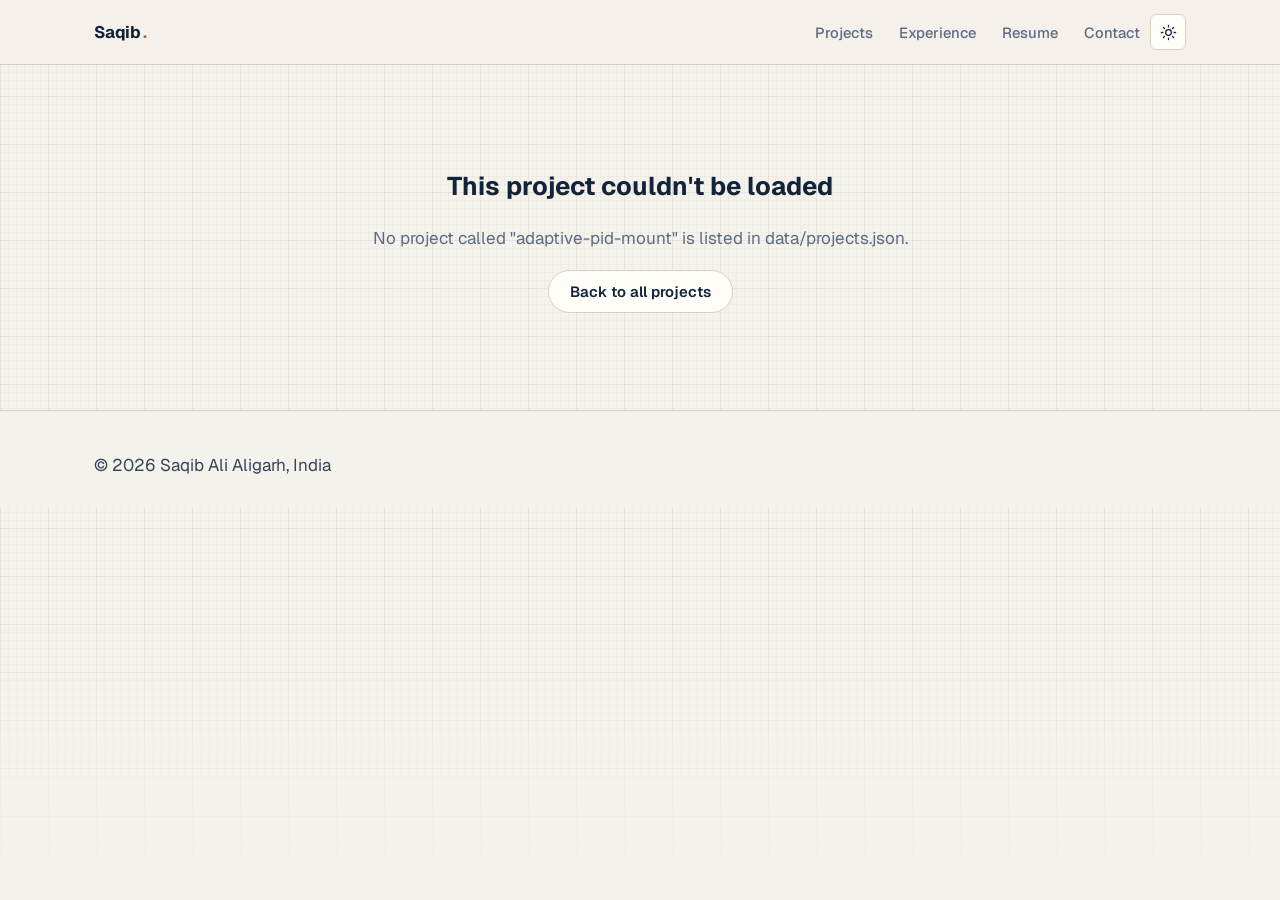
<file: projects/adaptive-pid-mount/index.html>
<!DOCTYPE html>
<html lang="en">
<head>
<meta charset="UTF-8">
<meta name="viewport" content="width=device-width, initial-scale=1">
<!-- Only these two lines are worth editing when you copy this folder.
     Everything else, including which project this is, comes from the
     folder name and data/projects.json. -->
<title>Adaptive PID for a high-inertia mount — Saqib Ali</title>
<meta name="description" content="Adaptive controller that stabilises and precisely points a heavy antenna tracker, with AMU Innovation Foundation.">
<!-- ---------------------------------------------------------------- -->
<meta name="theme-color" content="#F5F2EB" media="(prefers-color-scheme: light)">
<meta name="theme-color" content="#0A1420" media="(prefers-color-scheme: dark)">

<meta property="og:type" content="article">
<meta property="og:title" content="Adaptive PID for a high-inertia mount — Saqib Ali">
<meta property="og:description" content="Adaptive controller that stabilises and precisely points a heavy antenna tracker, with AMU Innovation Foundation.">

<link rel="icon" href="data:image/svg+xml,<svg xmlns='http://www.w3.org/2000/svg' viewBox='0 0 32 32'><rect width='32' height='32' rx='7' fill='%230A1420'/><g stroke='%23E7A15A' stroke-width='2' fill='none' stroke-linecap='round'><path d='M9 25h14M16 25V11'/><path d='M10 11h12M12 7h8'/></g></svg>">

<link rel="preconnect" href="https://fonts.googleapis.com">
<link rel="preconnect" href="https://fonts.gstatic.com" crossorigin>
<link href="https://fonts.googleapis.com/css2?family=Geist:wght@300..800&family=IBM+Plex+Mono:wght@400;500&display=swap" rel="stylesheet">

<link rel="stylesheet" href="../../assets/css/tokens.css">
<link rel="stylesheet" href="../../assets/css/site.css">
<link rel="stylesheet" href="../../assets/css/project.css">

<script>
(function () {
  try {
    var t = localStorage.getItem("portfolio-theme");
    if (t === "light" || t === "dark") document.documentElement.setAttribute("data-theme", t);
  } catch (e) {}
})();
</script>
</head>
<body>

<header class="top scrolled" id="topbar">
  <div class="wrap">
    <a class="mark" href="../../">Saqib<span class="dot">.</span></a>
    <div class="nav-right">
      <nav aria-label="Main">
        <ul id="navlist">
          <li><a href="../../#projects">Projects</a></li>
          <li><a href="../../#experience">Experience</a></li>
          <li><a href="../../#resume">Resume</a></li>
          <li><a href="../../#contact">Contact</a></li>
        </ul>
      </nav>
      <button class="icon-btn" id="themeBtn" type="button" aria-label="Switch theme">
        <svg class="icon-moon" viewBox="0 0 24 24" fill="none" stroke="currentColor" stroke-width="1.8" stroke-linecap="round" stroke-linejoin="round" aria-hidden="true"><path d="M21 12.8A9 9 0 1 1 11.2 3a7 7 0 0 0 9.8 9.8z"/></svg>
        <svg class="icon-sun" viewBox="0 0 24 24" fill="none" stroke="currentColor" stroke-width="1.8" stroke-linecap="round" aria-hidden="true"><circle cx="12" cy="12" r="4"/><path d="M12 2v2M12 20v2M2 12h2M20 12h2M4.9 4.9l1.4 1.4M17.7 17.7l1.4 1.4M4.9 19.1l1.4-1.4M17.7 6.3l1.4-1.4"/></svg>
      </button>
      <button class="icon-btn menu-btn" type="button" aria-expanded="false" aria-controls="navlist" aria-label="Menu">
        <svg viewBox="0 0 24 24" fill="none" stroke="currentColor" stroke-width="1.8" stroke-linecap="round" aria-hidden="true"><path d="M4 7h16M4 12h16M4 17h16"/></svg>
      </button>
    </div>
  </div>
</header>

<main id="pMain">
  <section class="p-hero">
    <div class="wrap">
      <p class="crumb">
        <a href="../../">Home</a><span class="sep">/</span>
        <a href="../../#projects">Projects</a><span class="sep">/</span>
        <span id="pCrumbCat">Control</span>
      </p>
      <h1 id="pTitle">Adaptive PID for a high-inertia mount</h1>
      <p class="p-lede" id="pLede">Adaptive controller that stabilises and precisely points a heavy antenna tracker, with AMU Innovation Foundation.</p>
      <dl class="specs" id="pSpecs"></dl>
    </div>
  </section>

  <section class="block" style="padding-top:0">
    <div class="wrap p-body">
      <div>
        <div class="p-section">
          <h2>What I did</h2>
          <div id="pHighlights"></div>
        </div>

        <!-- Your own headed blocks, from the "sections" field -->
        <div id="pSections"></div>

        <div class="p-section">
          <h2>Images</h2>
          <div id="pGallery"></div>
        </div>
      </div>

      <aside class="side">
        <div class="sheet ticked">
          <h3>Tools</h3>
          <div id="pTags"></div>
        </div>
        <!-- Attachments, from the "files" field -->
        <div id="pFiles"></div>
        <div class="sheet">
          <h3>Links</h3>
          <div id="pLinks"></div>
        </div>
      </aside>
    </div>

    <div class="wrap">
      <nav class="p-nav" id="pNav" aria-label="Other projects"></nav>
    </div>
  </section>
</main>

<section class="p-error wrap" id="pFail" hidden>
  <h1>This project couldn't be loaded</h1>
  <p class="muted" id="pFailMsg"></p>
  <p><a class="btn" href="../../#projects">Back to all projects</a></p>
</section>

<footer>
  <div class="wrap">
    <span>© <span id="yr">2026</span> Saqib Ali</span>
    <span>Aligarh, India</span>
  </div>
</footer>

<script type="module" src="../../assets/js/project-page.js"></script>
</body>
</html>
</file>
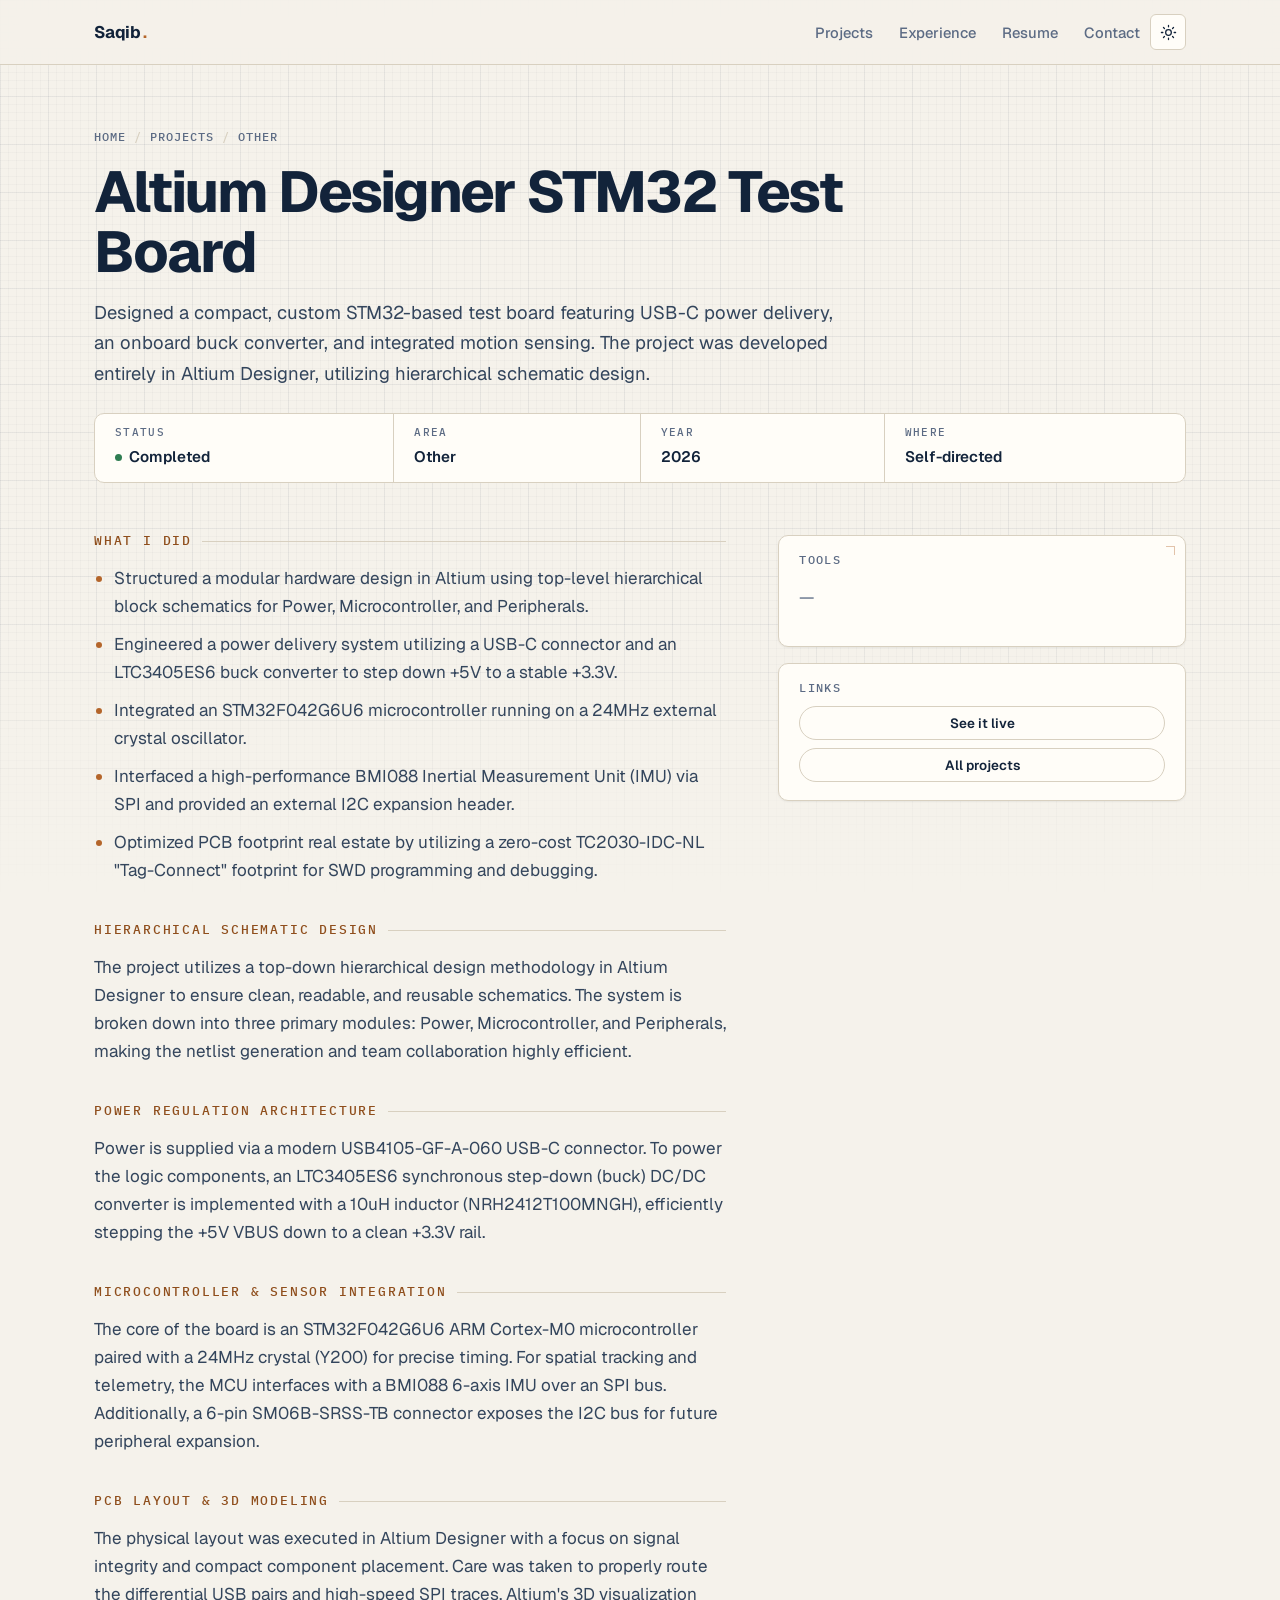
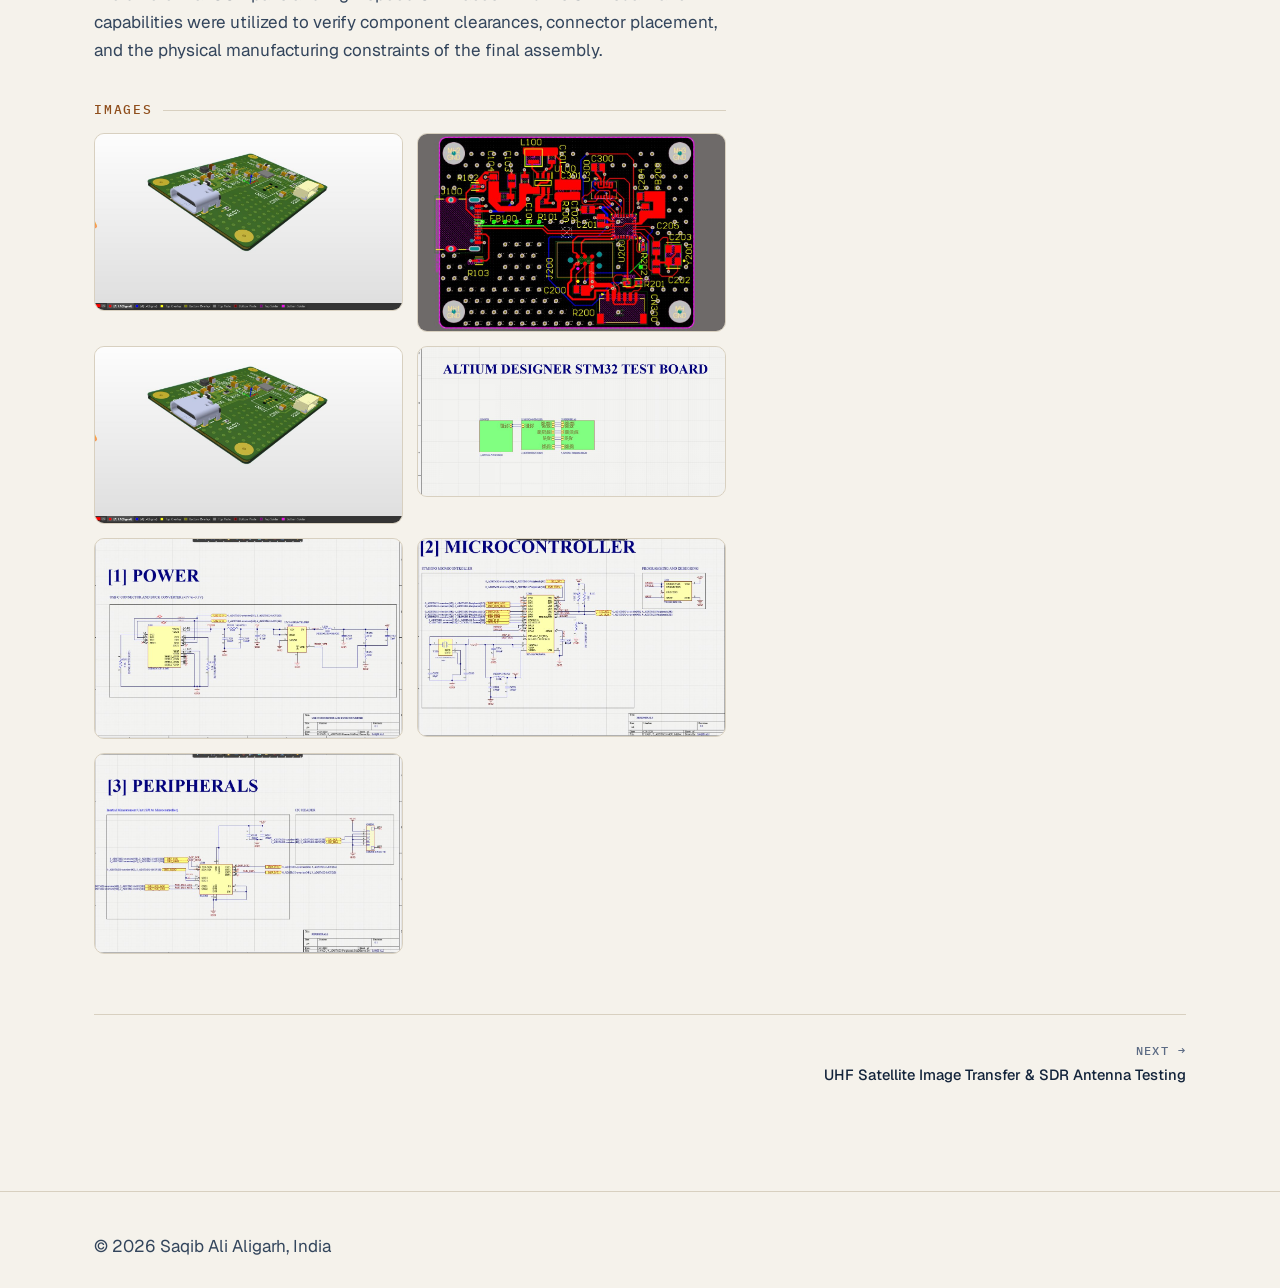
<file: projects/altium-designer-stm32-test-board/index.html>
<!DOCTYPE html>
<html lang="en">
<head>
<meta charset="UTF-8">
<meta name="viewport" content="width=device-width, initial-scale=1">
<!-- Only these two lines are worth editing when you copy this folder.
     Everything else, including which project this is, comes from the
     folder name and data/projects.json. -->
<title>Altium Designer STM32 Test Board — Saqib Ali</title>
<meta name="description" content="Designed a compact, custom STM32-based test board featuring USB-C power delivery, an onboard buck converter, and integrated motion sensing. The project was developed entirely in Altium Designer, utilizing hierarchical schematic design.">
<!-- ---------------------------------------------------------------- -->
<meta name="theme-color" content="#F5F2EB" media="(prefers-color-scheme: light)">
<meta name="theme-color" content="#0A1420" media="(prefers-color-scheme: dark)">

<meta property="og:type" content="article">
<meta property="og:title" content="Altium Designer STM32 Test Board — Saqib Ali">
<meta property="og:description" content="Designed a compact, custom STM32-based test board featuring USB-C power delivery, an onboard buck converter, and integrated motion sensing. The project was developed entirely in Altium Designer, utilizing hierarchical schematic design.">

<link rel="icon" href="data:image/svg+xml,<svg xmlns='http://www.w3.org/2000/svg' viewBox='0 0 32 32'><rect width='32' height='32' rx='7' fill='%230A1420'/><g stroke='%23E7A15A' stroke-width='2' fill='none' stroke-linecap='round'><path d='M9 25h14M16 25V11'/><path d='M10 11h12M12 7h8'/></g></svg>">

<link rel="preconnect" href="https://fonts.googleapis.com">
<link rel="preconnect" href="https://fonts.gstatic.com" crossorigin>
<link href="https://fonts.googleapis.com/css2?family=Geist:wght@300..800&family=IBM+Plex+Mono:wght@400;500&display=swap" rel="stylesheet">

<link rel="stylesheet" href="../../assets/css/tokens.css">
<link rel="stylesheet" href="../../assets/css/site.css">
<link rel="stylesheet" href="../../assets/css/project.css">

<script>
(function () {
  try {
    var t = localStorage.getItem("portfolio-theme");
    if (t === "light" || t === "dark") document.documentElement.setAttribute("data-theme", t);
  } catch (e) {}
})();
</script>
</head>
<body>

<header class="top scrolled" id="topbar">
  <div class="wrap">
    <a class="mark" href="../../">Saqib<span class="dot">.</span></a>
    <div class="nav-right">
      <nav aria-label="Main">
        <ul id="navlist">
          <li><a href="../../#projects">Projects</a></li>
          <li><a href="../../#experience">Experience</a></li>
          <li><a href="../../#resume">Resume</a></li>
          <li><a href="../../#contact">Contact</a></li>
        </ul>
      </nav>
      <button class="icon-btn" id="themeBtn" type="button" aria-label="Switch theme">
        <svg class="icon-moon" viewBox="0 0 24 24" fill="none" stroke="currentColor" stroke-width="1.8" stroke-linecap="round" stroke-linejoin="round" aria-hidden="true"><path d="M21 12.8A9 9 0 1 1 11.2 3a7 7 0 0 0 9.8 9.8z"/></svg>
        <svg class="icon-sun" viewBox="0 0 24 24" fill="none" stroke="currentColor" stroke-width="1.8" stroke-linecap="round" aria-hidden="true"><circle cx="12" cy="12" r="4"/><path d="M12 2v2M12 20v2M2 12h2M20 12h2M4.9 4.9l1.4 1.4M17.7 17.7l1.4 1.4M4.9 19.1l1.4-1.4M17.7 6.3l1.4-1.4"/></svg>
      </button>
      <button class="icon-btn menu-btn" type="button" aria-expanded="false" aria-controls="navlist" aria-label="Menu">
        <svg viewBox="0 0 24 24" fill="none" stroke="currentColor" stroke-width="1.8" stroke-linecap="round" aria-hidden="true"><path d="M4 7h16M4 12h16M4 17h16"/></svg>
      </button>
    </div>
  </div>
</header>

<main id="pMain">
  <section class="p-hero">
    <div class="wrap">
      <p class="crumb">
        <a href="../../">Home</a><span class="sep">/</span>
        <a href="../../#projects">Projects</a><span class="sep">/</span>
        <span id="pCrumbCat">Other</span>
      </p>
      <h1 id="pTitle">Altium Designer STM32 Test Board</h1>
      <p class="p-lede" id="pLede">Designed a compact, custom STM32-based test board featuring USB-C power delivery, an onboard buck converter, and integrated motion sensing. The project was developed entirely in Altium Designer, utilizing hierarchical schematic design.</p>
      <dl class="specs" id="pSpecs"></dl>
    </div>
  </section>

  <section class="block" style="padding-top:0">
    <div class="wrap p-body">
      <div>
        <div class="p-section">
          <h2>What I did</h2>
          <div id="pHighlights"></div>
        </div>

        <!-- Your own headed blocks, from the "sections" field -->
        <div id="pSections"></div>

        <div class="p-section">
          <h2>Images</h2>
          <div id="pGallery"></div>
        </div>
      </div>

      <aside class="side">
        <div class="sheet ticked">
          <h3>Tools</h3>
          <div id="pTags"></div>
        </div>
        <!-- Attachments, from the "files" field -->
        <div id="pFiles"></div>
        <div class="sheet">
          <h3>Links</h3>
          <div id="pLinks"></div>
        </div>
      </aside>
    </div>

    <div class="wrap">
      <nav class="p-nav" id="pNav" aria-label="Other projects"></nav>
    </div>
  </section>
</main>

<section class="p-error wrap" id="pFail" hidden>
  <h1>This project couldn't be loaded</h1>
  <p class="muted" id="pFailMsg"></p>
  <p><a class="btn" href="../../#projects">Back to all projects</a></p>
</section>

<footer>
  <div class="wrap">
    <span>© <span id="yr">2026</span> Saqib Ali</span>
    <span>Aligarh, India</span>
  </div>
</footer>

<script type="module" src="../../assets/js/project-page.js"></script>
</body>
</html>
</file>
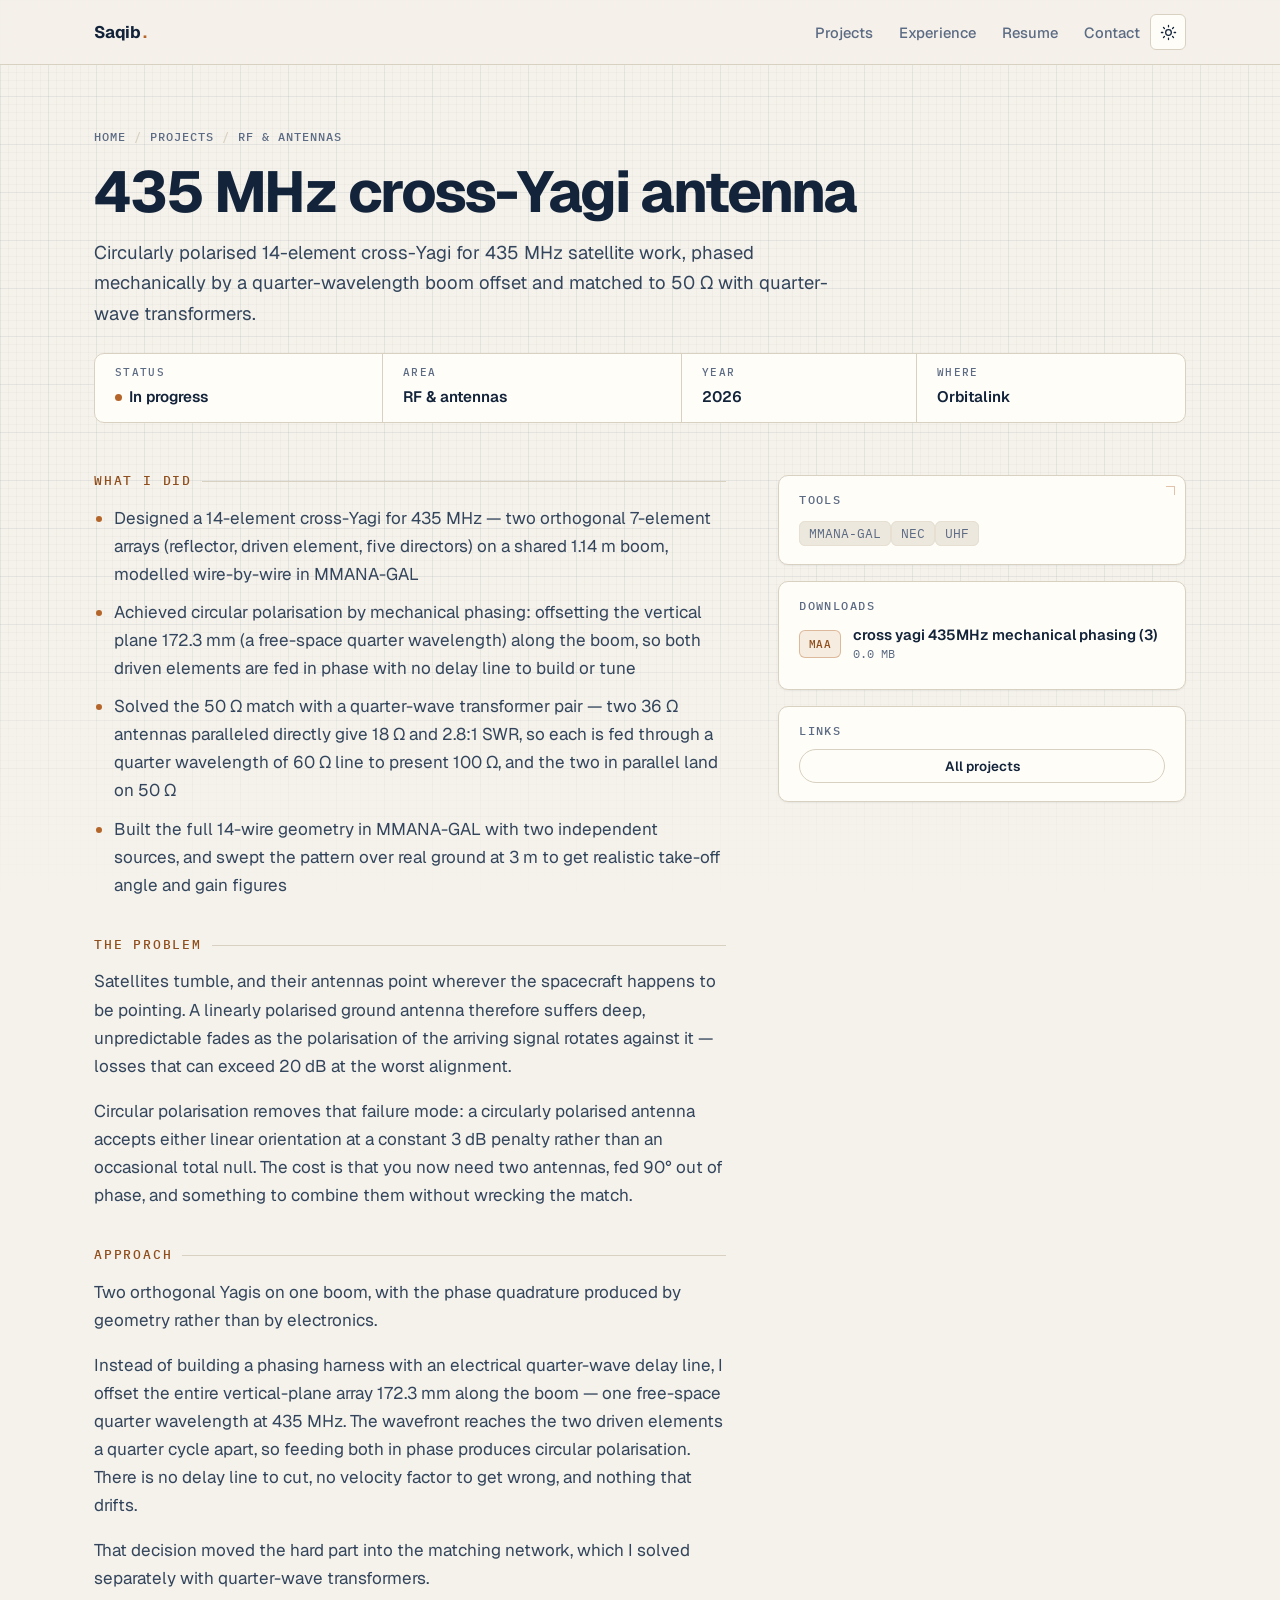
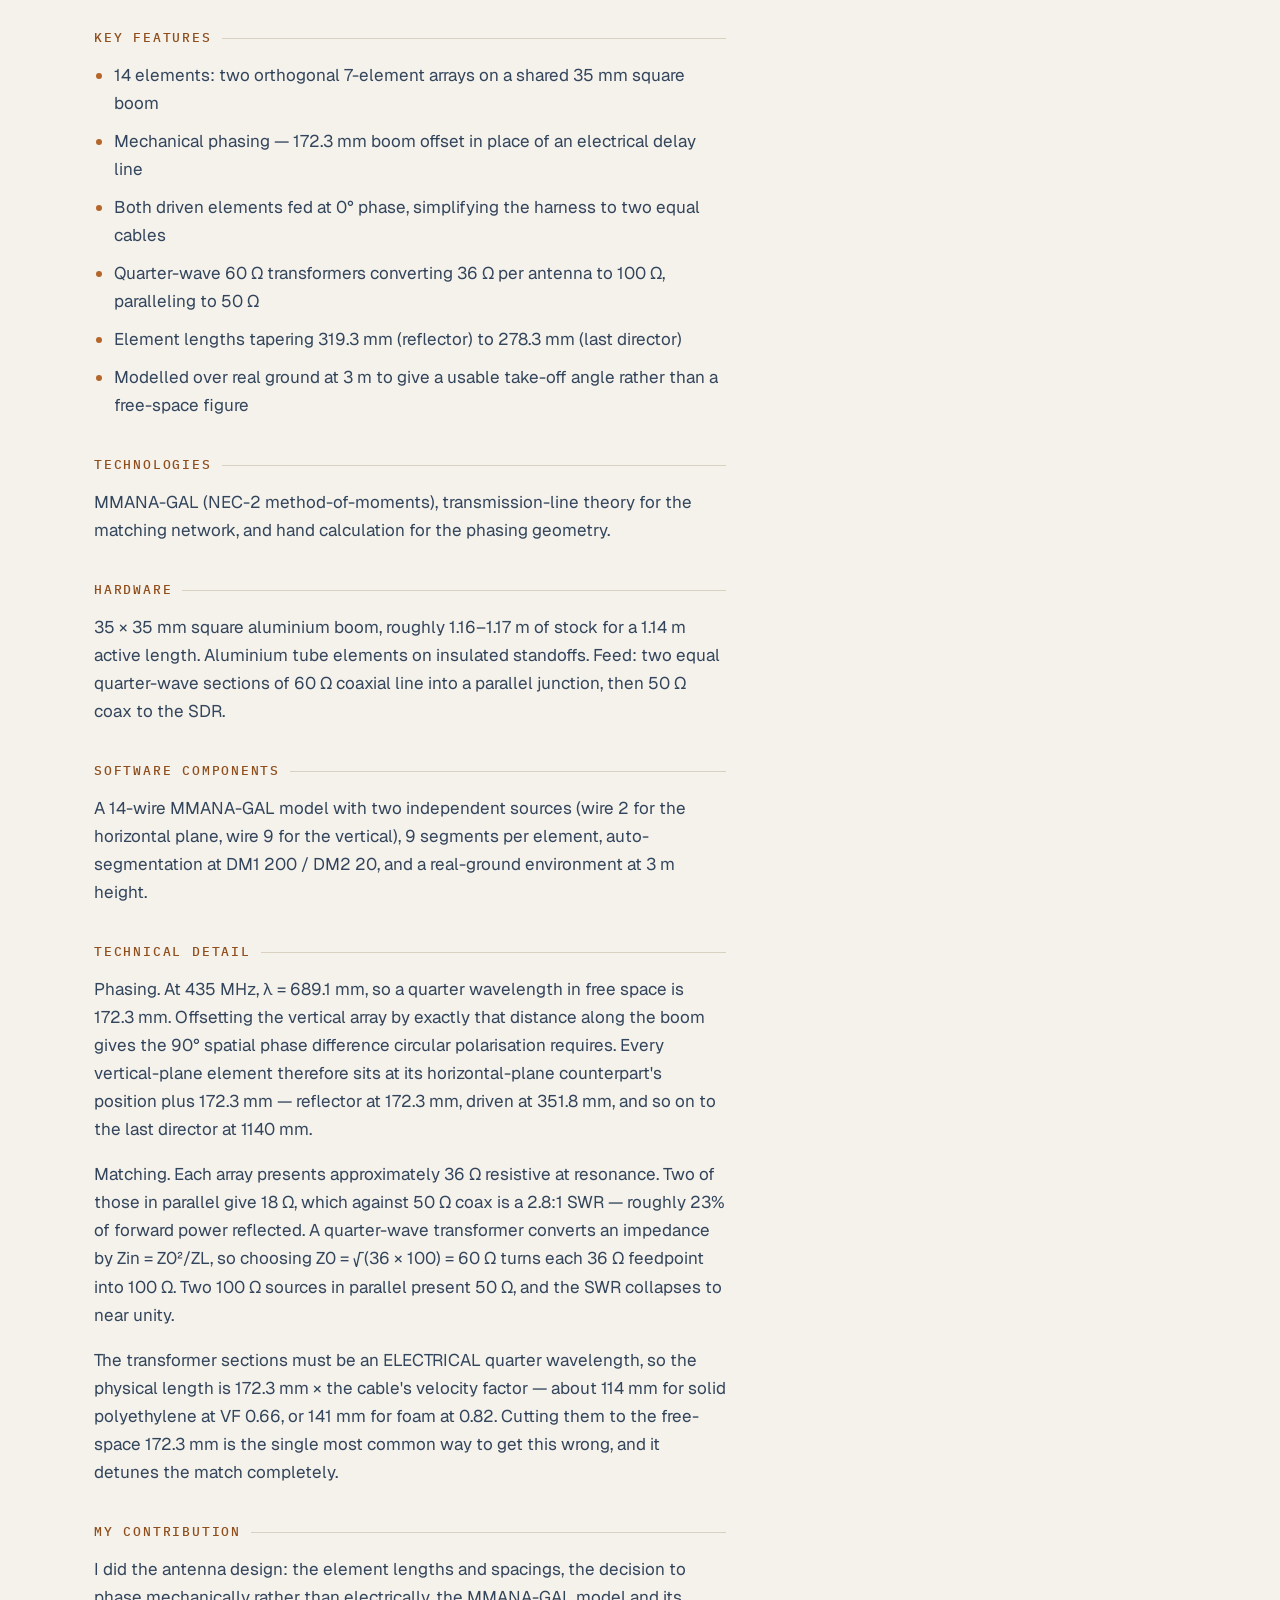
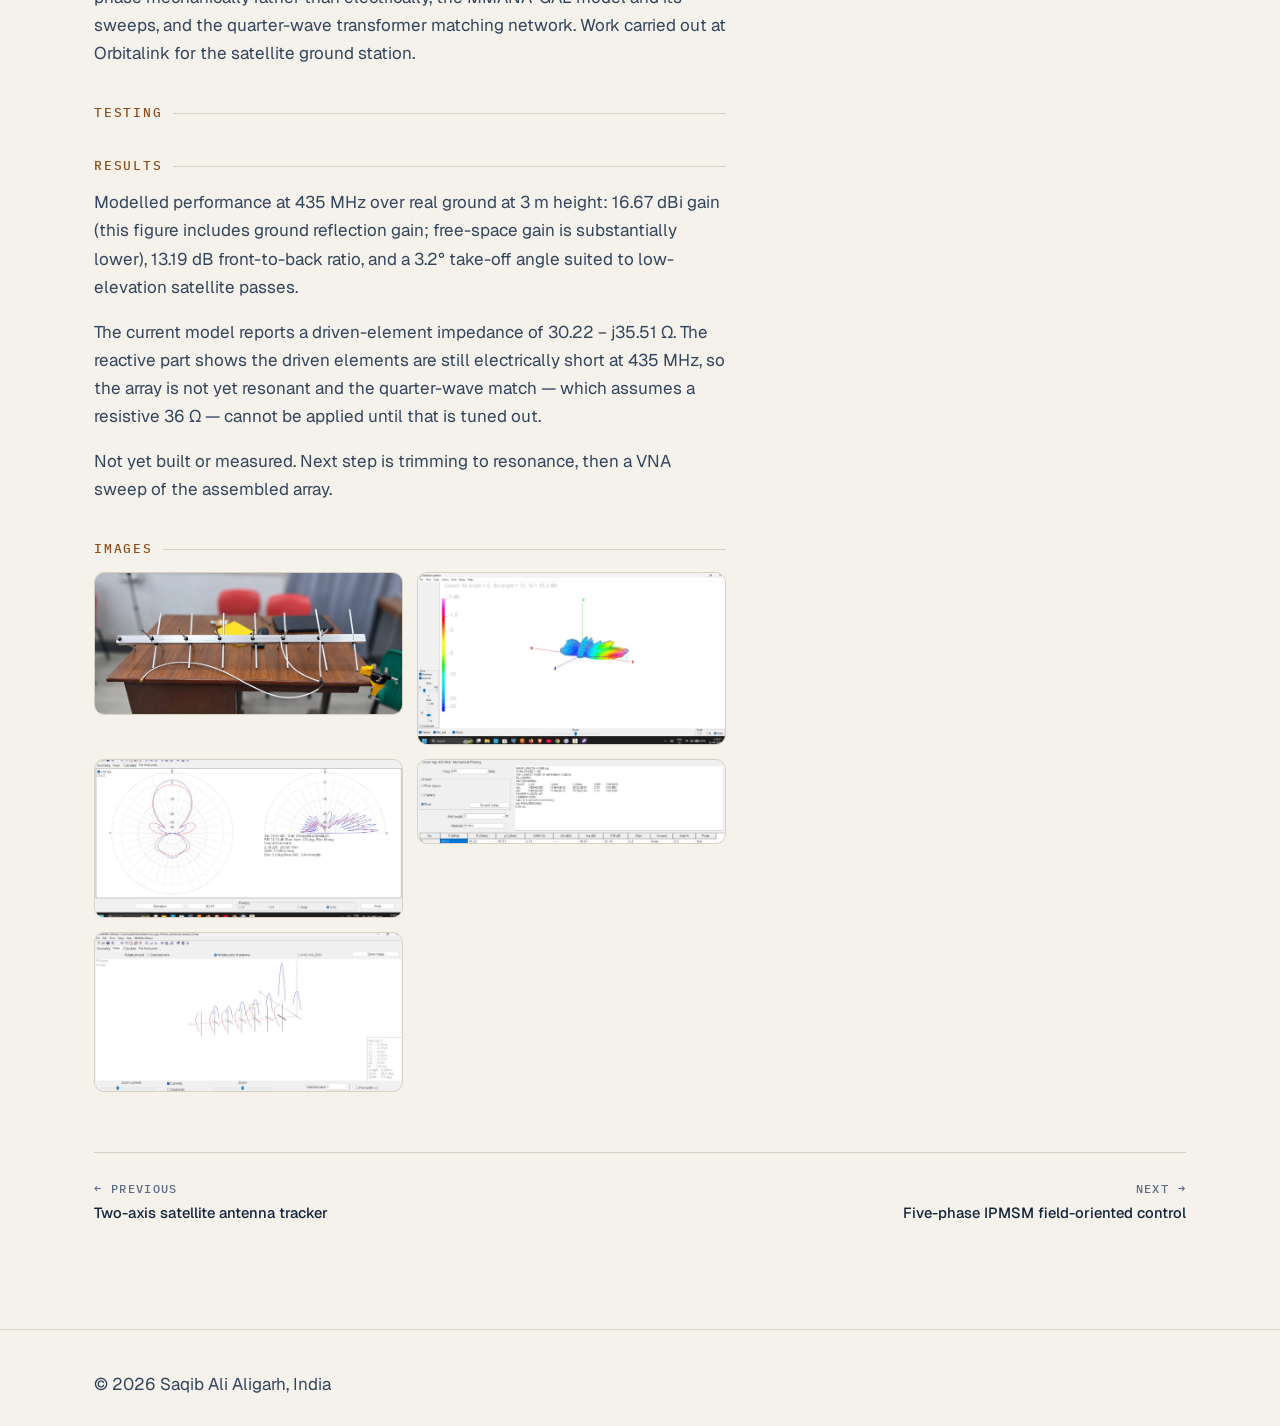
<file: projects/cross-yagi-435mhz/index.html>
<!DOCTYPE html>
<html lang="en">
<head>
<meta charset="UTF-8">
<meta name="viewport" content="width=device-width, initial-scale=1">
<!-- Only these two lines are worth editing when you copy this folder.
     Everything else, including which project this is, comes from the
     folder name and data/projects.json. -->
<title>435 MHz cross-Yagi antenna — Saqib Ali</title>
<meta name="description" content="Circularly polarised antenna for amateur satellites, modelled in MMANA-GAL before building.">
<!-- ---------------------------------------------------------------- -->
<meta name="theme-color" content="#F5F2EB" media="(prefers-color-scheme: light)">
<meta name="theme-color" content="#0A1420" media="(prefers-color-scheme: dark)">

<meta property="og:type" content="article">
<meta property="og:title" content="435 MHz cross-Yagi antenna — Saqib Ali">
<meta property="og:description" content="Circularly polarised antenna for amateur satellites, modelled in MMANA-GAL before building.">

<link rel="icon" href="data:image/svg+xml,<svg xmlns='http://www.w3.org/2000/svg' viewBox='0 0 32 32'><rect width='32' height='32' rx='7' fill='%230A1420'/><g stroke='%23E7A15A' stroke-width='2' fill='none' stroke-linecap='round'><path d='M9 25h14M16 25V11'/><path d='M10 11h12M12 7h8'/></g></svg>">

<link rel="preconnect" href="https://fonts.googleapis.com">
<link rel="preconnect" href="https://fonts.gstatic.com" crossorigin>
<link href="https://fonts.googleapis.com/css2?family=Geist:wght@300..800&family=IBM+Plex+Mono:wght@400;500&display=swap" rel="stylesheet">

<link rel="stylesheet" href="../../assets/css/tokens.css">
<link rel="stylesheet" href="../../assets/css/site.css">
<link rel="stylesheet" href="../../assets/css/project.css">

<script>
(function () {
  try {
    var t = localStorage.getItem("portfolio-theme");
    if (t === "light" || t === "dark") document.documentElement.setAttribute("data-theme", t);
  } catch (e) {}
})();
</script>
</head>
<body>

<header class="top scrolled" id="topbar">
  <div class="wrap">
    <a class="mark" href="../../">Saqib<span class="dot">.</span></a>
    <div class="nav-right">
      <nav aria-label="Main">
        <ul id="navlist">
          <li><a href="../../#projects">Projects</a></li>
          <li><a href="../../#experience">Experience</a></li>
          <li><a href="../../#resume">Resume</a></li>
          <li><a href="../../#contact">Contact</a></li>
        </ul>
      </nav>
      <button class="icon-btn" id="themeBtn" type="button" aria-label="Switch theme">
        <svg class="icon-moon" viewBox="0 0 24 24" fill="none" stroke="currentColor" stroke-width="1.8" stroke-linecap="round" stroke-linejoin="round" aria-hidden="true"><path d="M21 12.8A9 9 0 1 1 11.2 3a7 7 0 0 0 9.8 9.8z"/></svg>
        <svg class="icon-sun" viewBox="0 0 24 24" fill="none" stroke="currentColor" stroke-width="1.8" stroke-linecap="round" aria-hidden="true"><circle cx="12" cy="12" r="4"/><path d="M12 2v2M12 20v2M2 12h2M20 12h2M4.9 4.9l1.4 1.4M17.7 17.7l1.4 1.4M4.9 19.1l1.4-1.4M17.7 6.3l1.4-1.4"/></svg>
      </button>
      <button class="icon-btn menu-btn" type="button" aria-expanded="false" aria-controls="navlist" aria-label="Menu">
        <svg viewBox="0 0 24 24" fill="none" stroke="currentColor" stroke-width="1.8" stroke-linecap="round" aria-hidden="true"><path d="M4 7h16M4 12h16M4 17h16"/></svg>
      </button>
    </div>
  </div>
</header>

<main id="pMain">
  <section class="p-hero">
    <div class="wrap">
      <p class="crumb">
        <a href="../../">Home</a><span class="sep">/</span>
        <a href="../../#projects">Projects</a><span class="sep">/</span>
        <span id="pCrumbCat">RF &amp; antennas</span>
      </p>
      <h1 id="pTitle">435 MHz cross-Yagi antenna</h1>
      <p class="p-lede" id="pLede">Circularly polarised antenna for amateur satellites, modelled in MMANA-GAL before building.</p>
      <dl class="specs" id="pSpecs"></dl>
    </div>
  </section>

  <section class="block" style="padding-top:0">
    <div class="wrap p-body">
      <div>
        <div class="p-section">
          <h2>What I did</h2>
          <div id="pHighlights"></div>
        </div>

        <!-- Your own headed blocks, from the "sections" field -->
        <div id="pSections"></div>

        <div class="p-section">
          <h2>Images</h2>
          <div id="pGallery"></div>
        </div>
      </div>

      <aside class="side">
        <div class="sheet ticked">
          <h3>Tools</h3>
          <div id="pTags"></div>
        </div>
        <!-- Attachments, from the "files" field -->
        <div id="pFiles"></div>
        <div class="sheet">
          <h3>Links</h3>
          <div id="pLinks"></div>
        </div>
      </aside>
    </div>

    <div class="wrap">
      <nav class="p-nav" id="pNav" aria-label="Other projects"></nav>
    </div>
  </section>
</main>

<section class="p-error wrap" id="pFail" hidden>
  <h1>This project couldn't be loaded</h1>
  <p class="muted" id="pFailMsg"></p>
  <p><a class="btn" href="../../#projects">Back to all projects</a></p>
</section>

<footer>
  <div class="wrap">
    <span>© <span id="yr">2026</span> Saqib Ali</span>
    <span>Aligarh, India</span>
  </div>
</footer>

<script type="module" src="../../assets/js/project-page.js"></script>
</body>
</html>
</file>
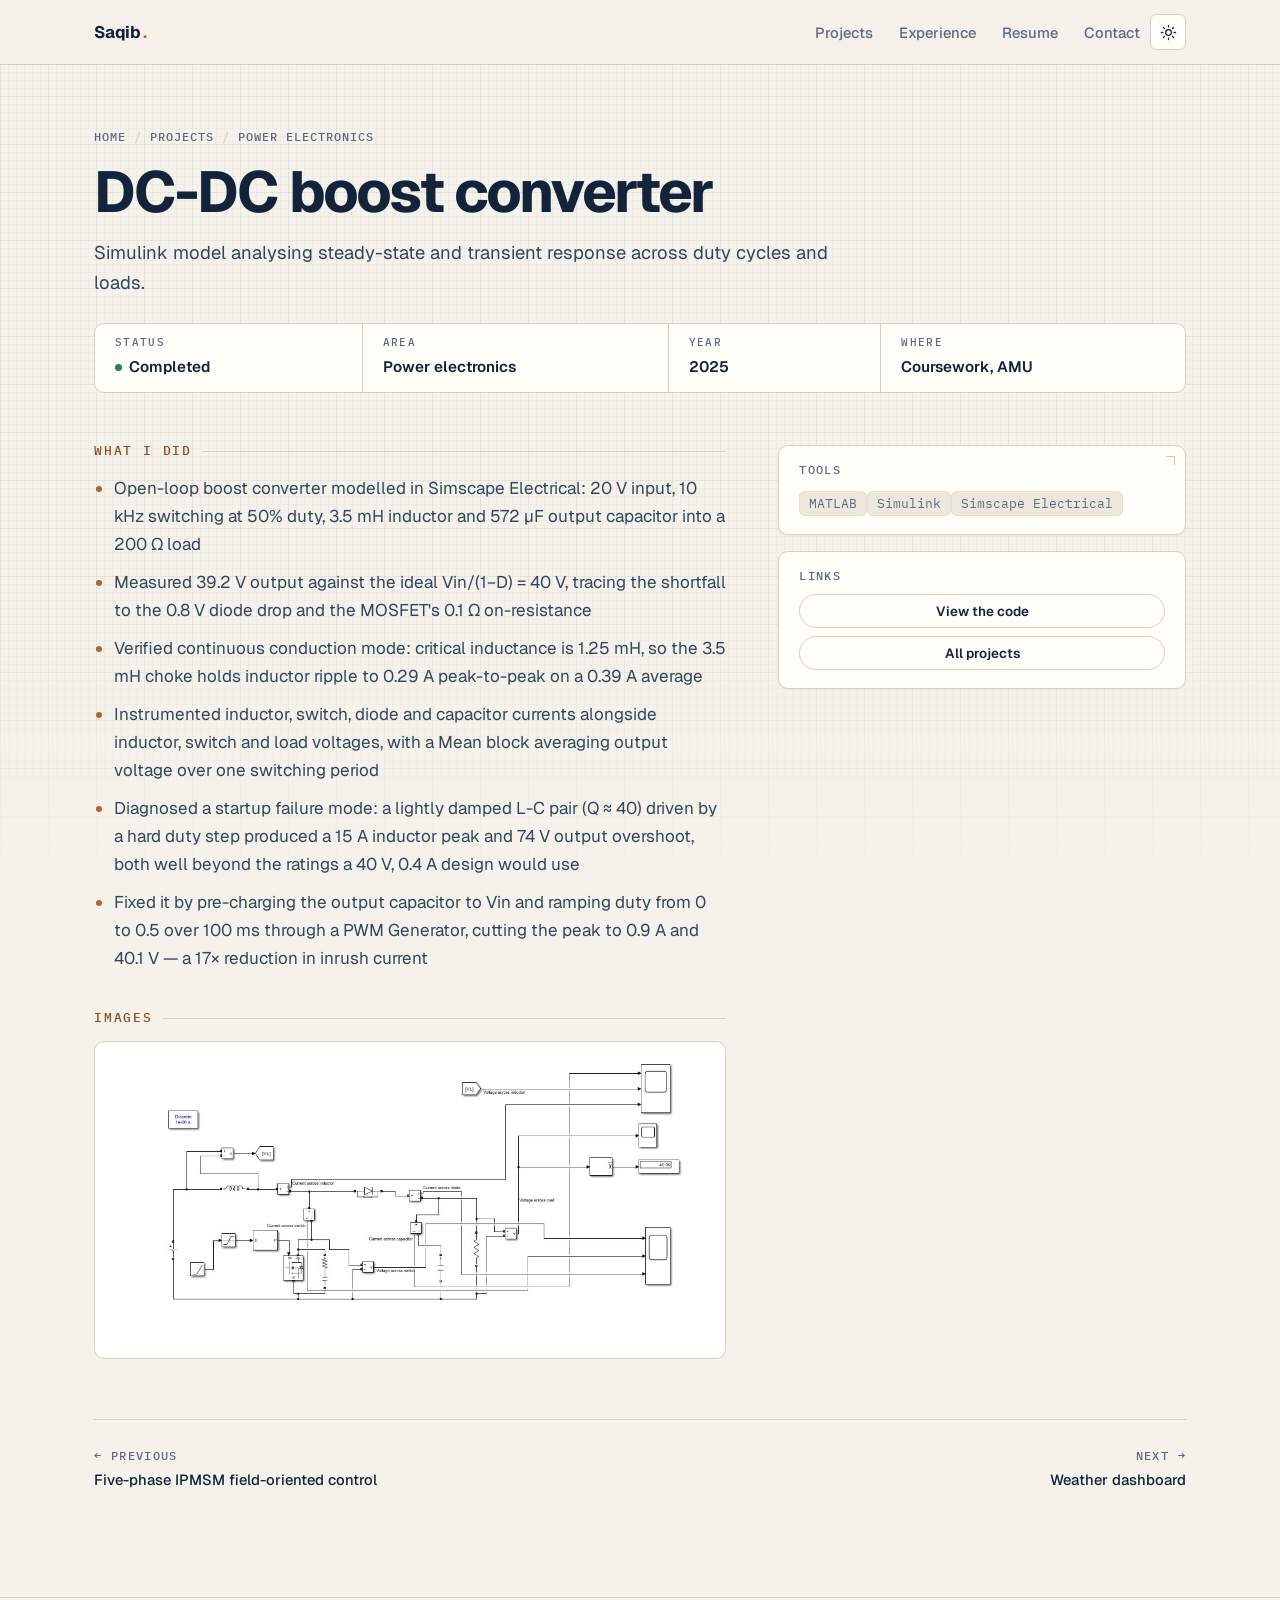
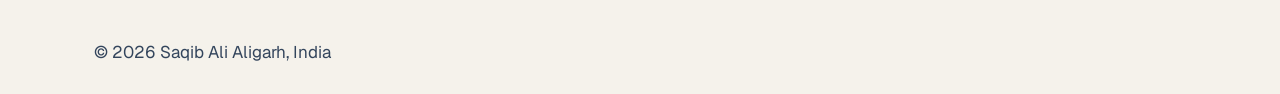
<file: projects/dc-dc-boost-converter/index.html>
<!DOCTYPE html>
<html lang="en">
<head>
<meta charset="UTF-8">
<meta name="viewport" content="width=device-width, initial-scale=1">
<!-- Only these two lines are worth editing when you copy this folder.
     Everything else, including which project this is, comes from the
     folder name and data/projects.json. -->
<title>DC-DC boost converter — Saqib Ali</title>
<meta name="description" content="Simulink model analysing steady-state and transient response across duty cycles and loads.">
<!-- ---------------------------------------------------------------- -->
<meta name="theme-color" content="#F5F2EB" media="(prefers-color-scheme: light)">
<meta name="theme-color" content="#0A1420" media="(prefers-color-scheme: dark)">

<meta property="og:type" content="article">
<meta property="og:title" content="DC-DC boost converter — Saqib Ali">
<meta property="og:description" content="Simulink model analysing steady-state and transient response across duty cycles and loads.">

<link rel="icon" href="data:image/svg+xml,<svg xmlns='http://www.w3.org/2000/svg' viewBox='0 0 32 32'><rect width='32' height='32' rx='7' fill='%230A1420'/><g stroke='%23E7A15A' stroke-width='2' fill='none' stroke-linecap='round'><path d='M9 25h14M16 25V11'/><path d='M10 11h12M12 7h8'/></g></svg>">

<link rel="preconnect" href="https://fonts.googleapis.com">
<link rel="preconnect" href="https://fonts.gstatic.com" crossorigin>
<link href="https://fonts.googleapis.com/css2?family=Geist:wght@300..800&family=IBM+Plex+Mono:wght@400;500&display=swap" rel="stylesheet">

<link rel="stylesheet" href="../../assets/css/tokens.css">
<link rel="stylesheet" href="../../assets/css/site.css">
<link rel="stylesheet" href="../../assets/css/project.css">

<script>
(function () {
  try {
    var t = localStorage.getItem("portfolio-theme");
    if (t === "light" || t === "dark") document.documentElement.setAttribute("data-theme", t);
  } catch (e) {}
})();
</script>
</head>
<body>

<header class="top scrolled" id="topbar">
  <div class="wrap">
    <a class="mark" href="../../">Saqib<span class="dot">.</span></a>
    <div class="nav-right">
      <nav aria-label="Main">
        <ul id="navlist">
          <li><a href="../../#projects">Projects</a></li>
          <li><a href="../../#experience">Experience</a></li>
          <li><a href="../../#resume">Resume</a></li>
          <li><a href="../../#contact">Contact</a></li>
        </ul>
      </nav>
      <button class="icon-btn" id="themeBtn" type="button" aria-label="Switch theme">
        <svg class="icon-moon" viewBox="0 0 24 24" fill="none" stroke="currentColor" stroke-width="1.8" stroke-linecap="round" stroke-linejoin="round" aria-hidden="true"><path d="M21 12.8A9 9 0 1 1 11.2 3a7 7 0 0 0 9.8 9.8z"/></svg>
        <svg class="icon-sun" viewBox="0 0 24 24" fill="none" stroke="currentColor" stroke-width="1.8" stroke-linecap="round" aria-hidden="true"><circle cx="12" cy="12" r="4"/><path d="M12 2v2M12 20v2M2 12h2M20 12h2M4.9 4.9l1.4 1.4M17.7 17.7l1.4 1.4M4.9 19.1l1.4-1.4M17.7 6.3l1.4-1.4"/></svg>
      </button>
      <button class="icon-btn menu-btn" type="button" aria-expanded="false" aria-controls="navlist" aria-label="Menu">
        <svg viewBox="0 0 24 24" fill="none" stroke="currentColor" stroke-width="1.8" stroke-linecap="round" aria-hidden="true"><path d="M4 7h16M4 12h16M4 17h16"/></svg>
      </button>
    </div>
  </div>
</header>

<main id="pMain">
  <section class="p-hero">
    <div class="wrap">
      <p class="crumb">
        <a href="../../">Home</a><span class="sep">/</span>
        <a href="../../#projects">Projects</a><span class="sep">/</span>
        <span id="pCrumbCat">Power electronics</span>
      </p>
      <h1 id="pTitle">DC-DC boost converter</h1>
      <p class="p-lede" id="pLede">Simulink model analysing steady-state and transient response across duty cycles and loads.</p>
      <dl class="specs" id="pSpecs"></dl>
    </div>
  </section>

  <section class="block" style="padding-top:0">
    <div class="wrap p-body">
      <div>
        <div class="p-section">
          <h2>What I did</h2>
          <div id="pHighlights"></div>
        </div>

        <!-- Your own headed blocks, from the "sections" field -->
        <div id="pSections"></div>

        <div class="p-section">
          <h2>Images</h2>
          <div id="pGallery"></div>
        </div>
      </div>

      <aside class="side">
        <div class="sheet ticked">
          <h3>Tools</h3>
          <div id="pTags"></div>
        </div>
        <!-- Attachments, from the "files" field -->
        <div id="pFiles"></div>
        <div class="sheet">
          <h3>Links</h3>
          <div id="pLinks"></div>
        </div>
      </aside>
    </div>

    <div class="wrap">
      <nav class="p-nav" id="pNav" aria-label="Other projects"></nav>
    </div>
  </section>
</main>

<section class="p-error wrap" id="pFail" hidden>
  <h1>This project couldn't be loaded</h1>
  <p class="muted" id="pFailMsg"></p>
  <p><a class="btn" href="../../#projects">Back to all projects</a></p>
</section>

<footer>
  <div class="wrap">
    <span>© <span id="yr">2026</span> Saqib Ali</span>
    <span>Aligarh, India</span>
  </div>
</footer>

<script type="module" src="../../assets/js/project-page.js"></script>
</body>
</html>
</file>
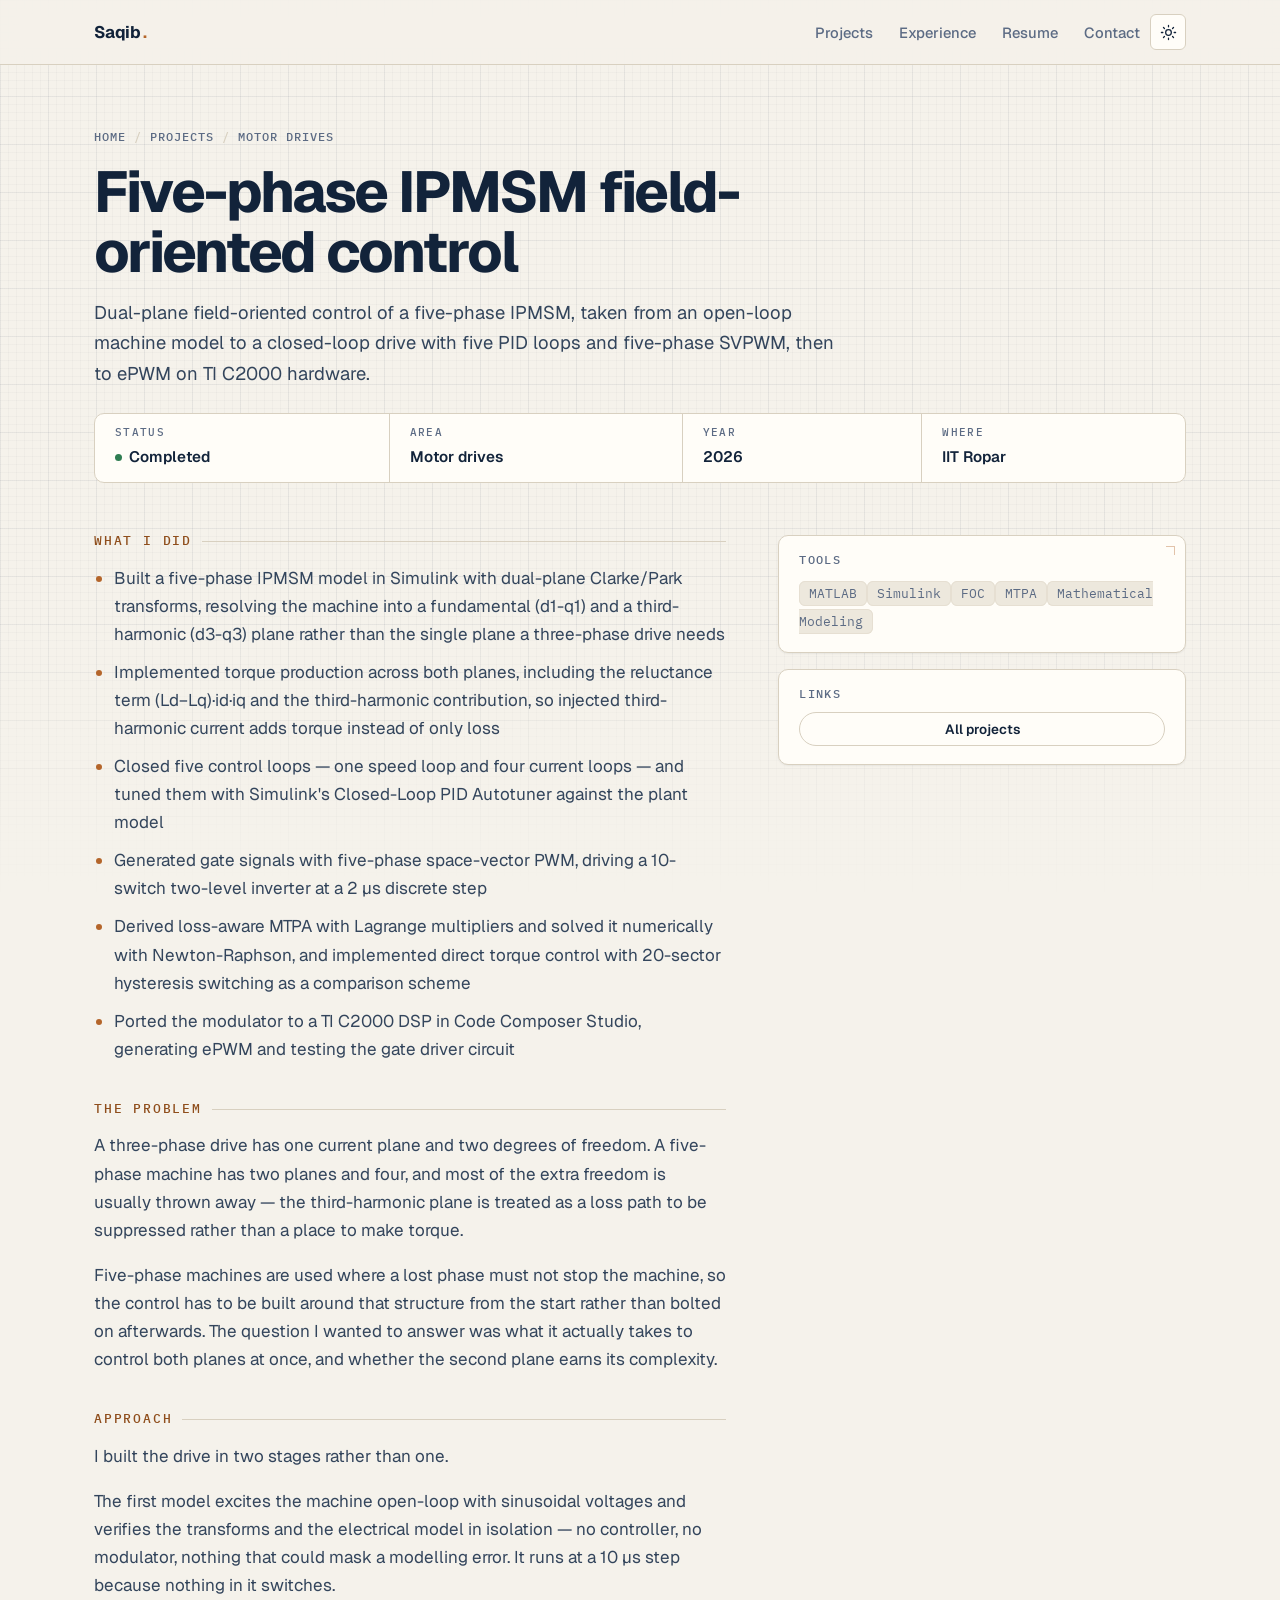
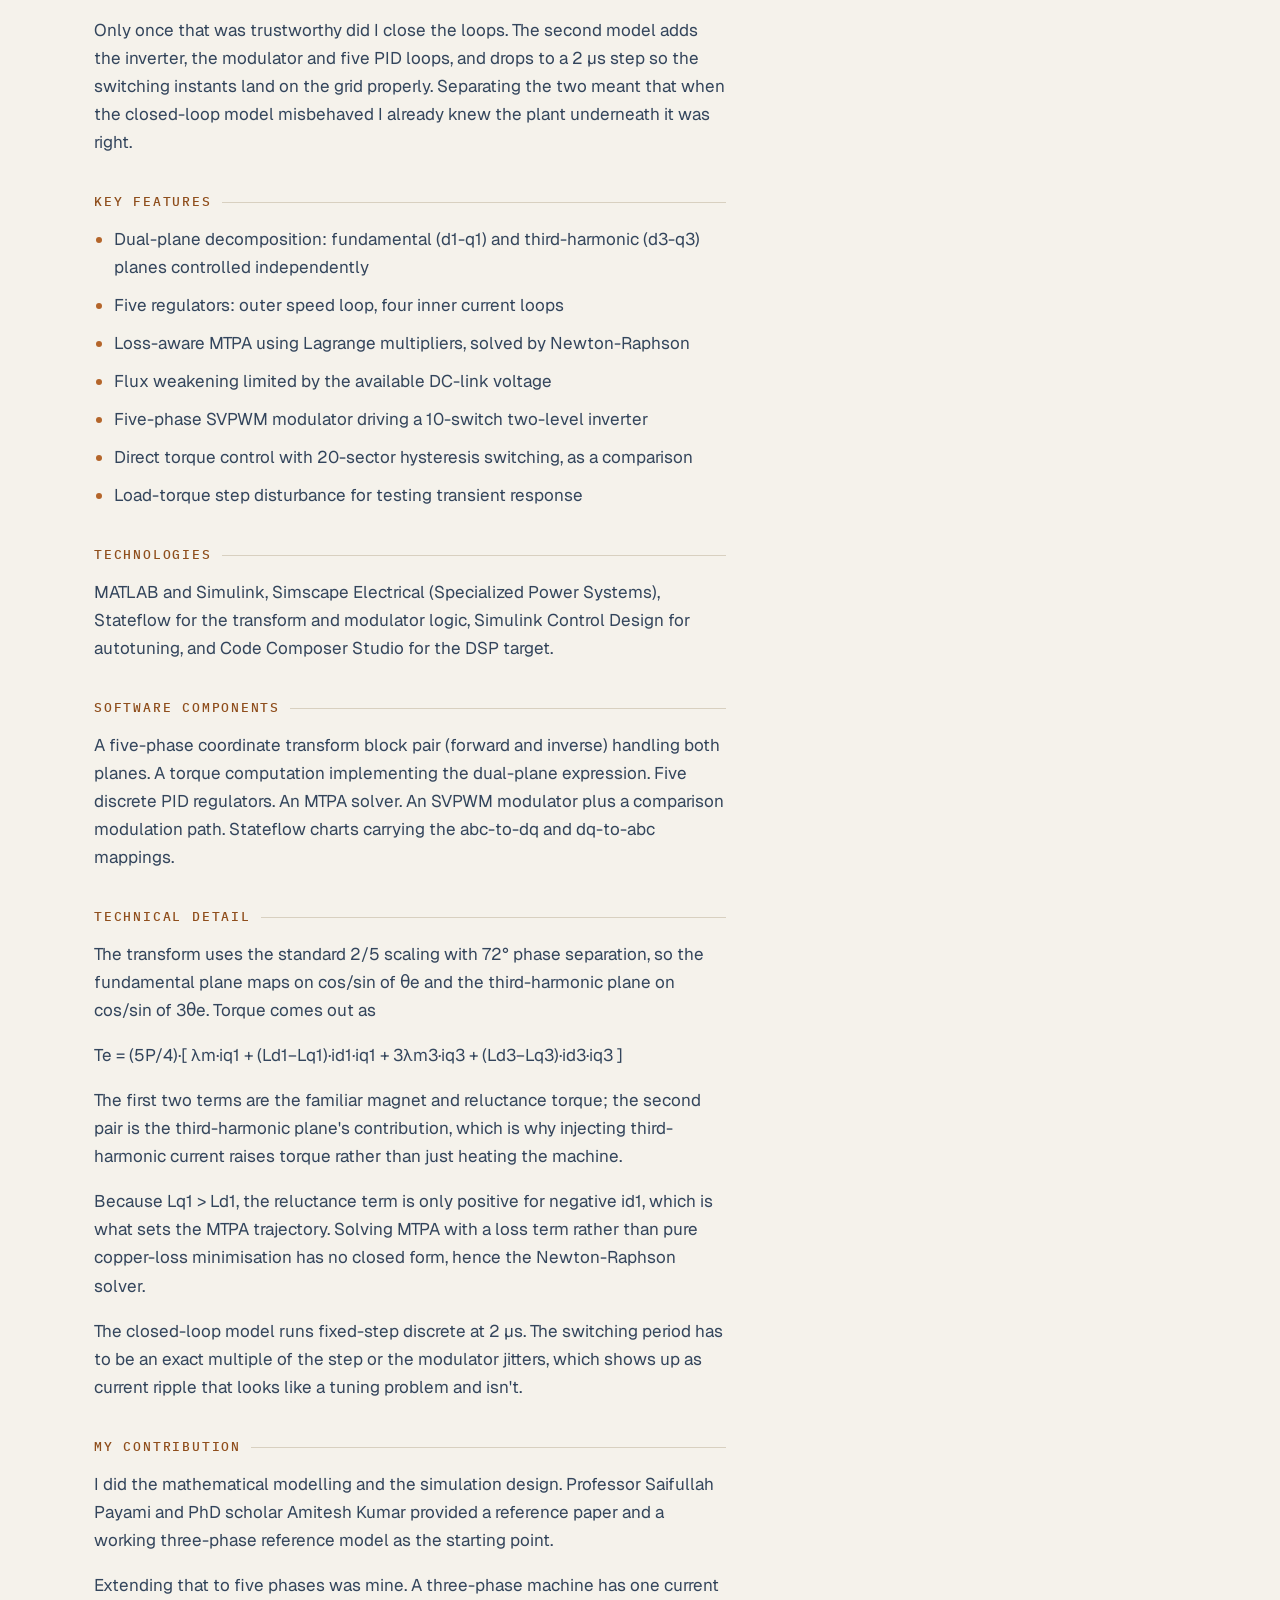
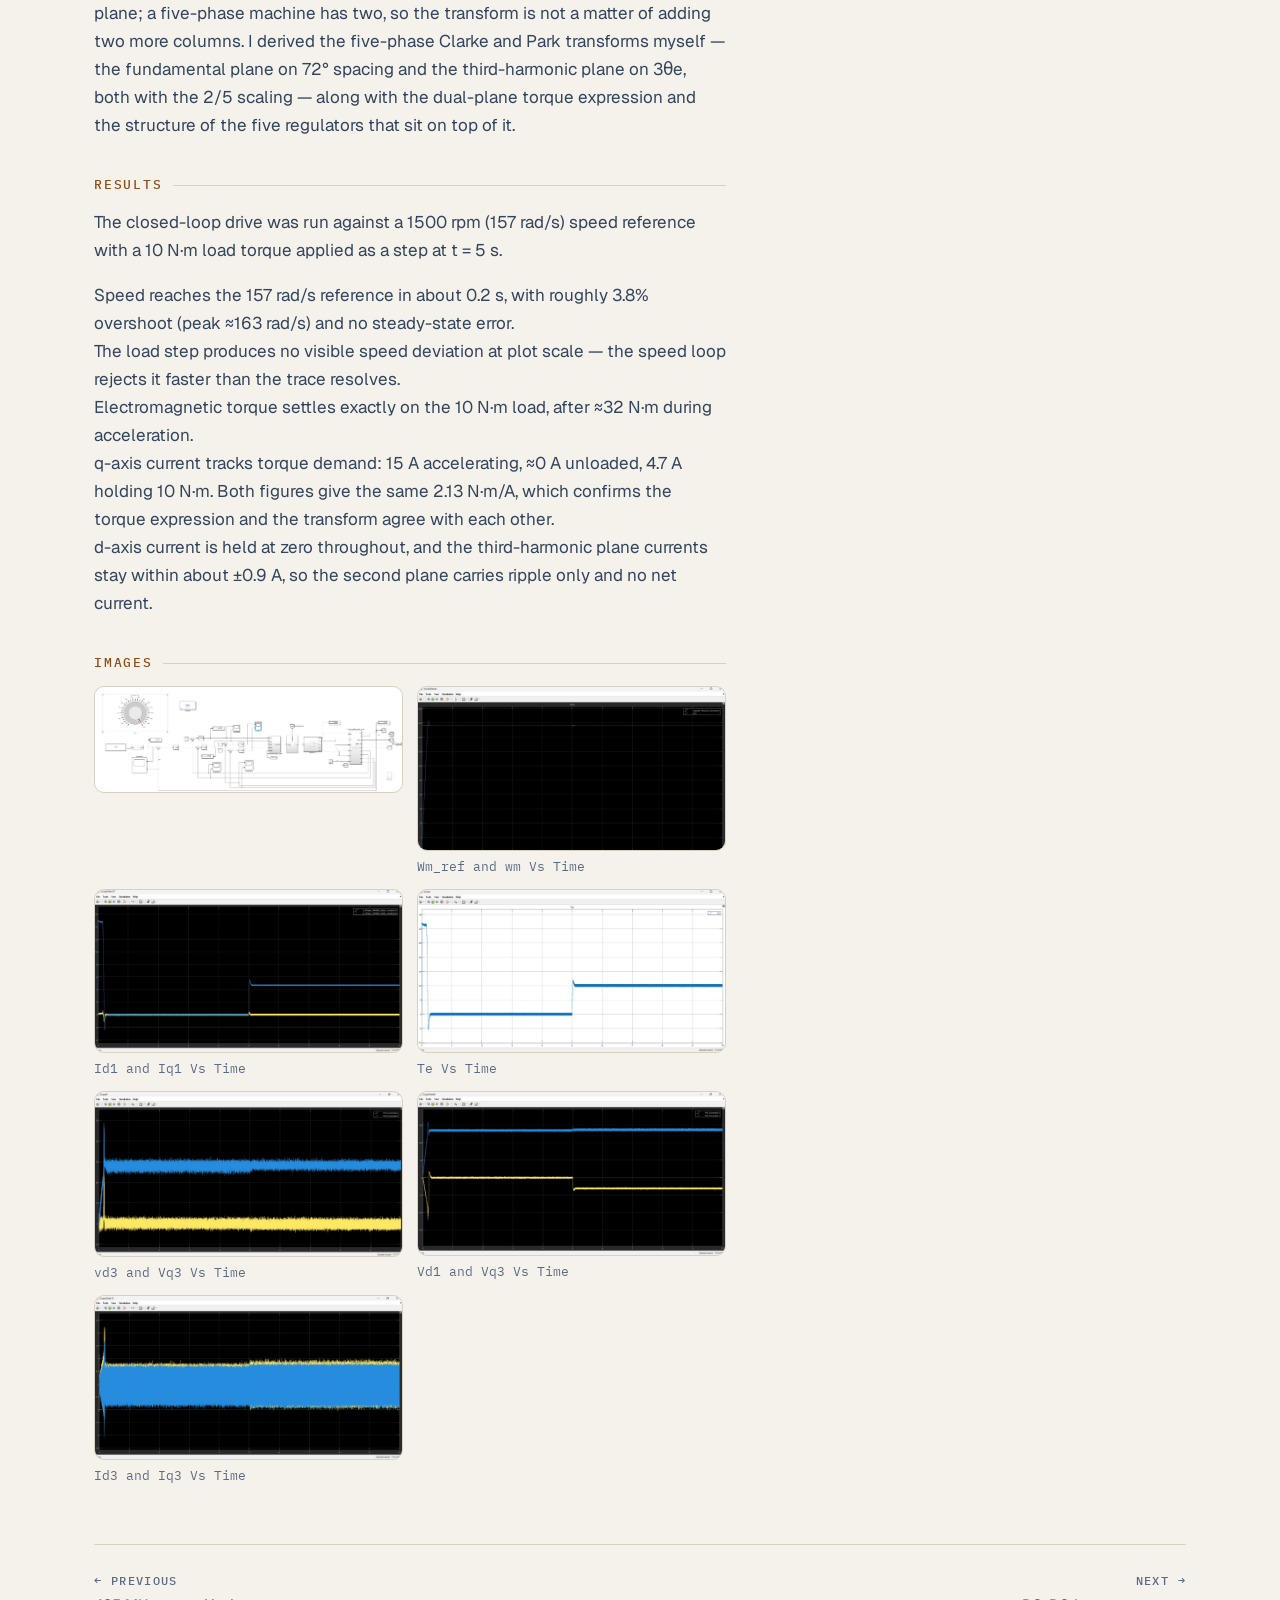
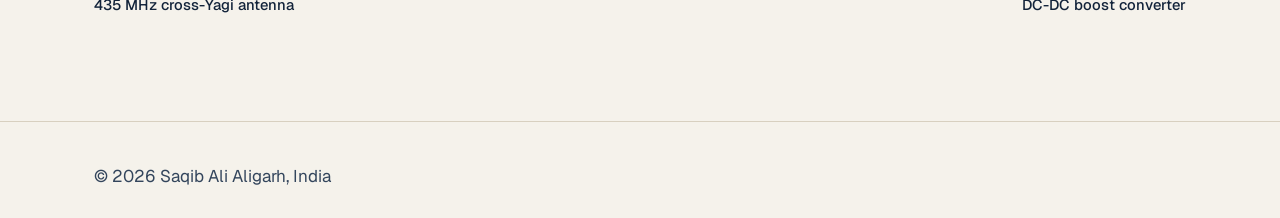
<file: projects/five-phase-ipmsm-foc/index.html>
<!DOCTYPE html>
<html lang="en">
<head>
<meta charset="UTF-8">
<meta name="viewport" content="width=device-width, initial-scale=1">
<!-- Only these two lines are worth editing when you copy this folder.
     Everything else, including which project this is, comes from the
     folder name and data/projects.json. -->
<title>Five-phase IPMSM field-oriented control — Saqib Ali</title>
<meta name="description" content="Modelling and control of a five-phase interior permanent magnet synchronous motor, from Simulink to TI DSP hardware at IIT Ropar.">
<!-- ---------------------------------------------------------------- -->
<meta name="theme-color" content="#F5F2EB" media="(prefers-color-scheme: light)">
<meta name="theme-color" content="#0A1420" media="(prefers-color-scheme: dark)">

<meta property="og:type" content="article">
<meta property="og:title" content="Five-phase IPMSM field-oriented control — Saqib Ali">
<meta property="og:description" content="Modelling and control of a five-phase interior permanent magnet synchronous motor, from Simulink to TI DSP hardware at IIT Ropar.">

<link rel="icon" href="data:image/svg+xml,<svg xmlns='http://www.w3.org/2000/svg' viewBox='0 0 32 32'><rect width='32' height='32' rx='7' fill='%230A1420'/><g stroke='%23E7A15A' stroke-width='2' fill='none' stroke-linecap='round'><path d='M9 25h14M16 25V11'/><path d='M10 11h12M12 7h8'/></g></svg>">

<link rel="preconnect" href="https://fonts.googleapis.com">
<link rel="preconnect" href="https://fonts.gstatic.com" crossorigin>
<link href="https://fonts.googleapis.com/css2?family=Geist:wght@300..800&family=IBM+Plex+Mono:wght@400;500&display=swap" rel="stylesheet">

<link rel="stylesheet" href="../../assets/css/tokens.css">
<link rel="stylesheet" href="../../assets/css/site.css">
<link rel="stylesheet" href="../../assets/css/project.css">

<script>
(function () {
  try {
    var t = localStorage.getItem("portfolio-theme");
    if (t === "light" || t === "dark") document.documentElement.setAttribute("data-theme", t);
  } catch (e) {}
})();
</script>
</head>
<body>

<header class="top scrolled" id="topbar">
  <div class="wrap">
    <a class="mark" href="../../">Saqib<span class="dot">.</span></a>
    <div class="nav-right">
      <nav aria-label="Main">
        <ul id="navlist">
          <li><a href="../../#projects">Projects</a></li>
          <li><a href="../../#experience">Experience</a></li>
          <li><a href="../../#resume">Resume</a></li>
          <li><a href="../../#contact">Contact</a></li>
        </ul>
      </nav>
      <button class="icon-btn" id="themeBtn" type="button" aria-label="Switch theme">
        <svg class="icon-moon" viewBox="0 0 24 24" fill="none" stroke="currentColor" stroke-width="1.8" stroke-linecap="round" stroke-linejoin="round" aria-hidden="true"><path d="M21 12.8A9 9 0 1 1 11.2 3a7 7 0 0 0 9.8 9.8z"/></svg>
        <svg class="icon-sun" viewBox="0 0 24 24" fill="none" stroke="currentColor" stroke-width="1.8" stroke-linecap="round" aria-hidden="true"><circle cx="12" cy="12" r="4"/><path d="M12 2v2M12 20v2M2 12h2M20 12h2M4.9 4.9l1.4 1.4M17.7 17.7l1.4 1.4M4.9 19.1l1.4-1.4M17.7 6.3l1.4-1.4"/></svg>
      </button>
      <button class="icon-btn menu-btn" type="button" aria-expanded="false" aria-controls="navlist" aria-label="Menu">
        <svg viewBox="0 0 24 24" fill="none" stroke="currentColor" stroke-width="1.8" stroke-linecap="round" aria-hidden="true"><path d="M4 7h16M4 12h16M4 17h16"/></svg>
      </button>
    </div>
  </div>
</header>

<main id="pMain">
  <section class="p-hero">
    <div class="wrap">
      <p class="crumb">
        <a href="../../">Home</a><span class="sep">/</span>
        <a href="../../#projects">Projects</a><span class="sep">/</span>
        <span id="pCrumbCat">Motor drives</span>
      </p>
      <h1 id="pTitle">Five-phase IPMSM field-oriented control</h1>
      <p class="p-lede" id="pLede">Modelling and control of a five-phase interior permanent magnet synchronous motor, from Simulink to TI DSP hardware at IIT Ropar.</p>
      <dl class="specs" id="pSpecs"></dl>
    </div>
  </section>

  <section class="block" style="padding-top:0">
    <div class="wrap p-body">
      <div>
        <div class="p-section">
          <h2>What I did</h2>
          <div id="pHighlights"></div>
        </div>

        <!-- Your own headed blocks, from the "sections" field -->
        <div id="pSections"></div>

        <div class="p-section">
          <h2>Images</h2>
          <div id="pGallery"></div>
        </div>
      </div>

      <aside class="side">
        <div class="sheet ticked">
          <h3>Tools</h3>
          <div id="pTags"></div>
        </div>
        <!-- Attachments, from the "files" field -->
        <div id="pFiles"></div>
        <div class="sheet">
          <h3>Links</h3>
          <div id="pLinks"></div>
        </div>
      </aside>
    </div>

    <div class="wrap">
      <nav class="p-nav" id="pNav" aria-label="Other projects"></nav>
    </div>
  </section>
</main>

<section class="p-error wrap" id="pFail" hidden>
  <h1>This project couldn't be loaded</h1>
  <p class="muted" id="pFailMsg"></p>
  <p><a class="btn" href="../../#projects">Back to all projects</a></p>
</section>

<footer>
  <div class="wrap">
    <span>© <span id="yr">2026</span> Saqib Ali</span>
    <span>Aligarh, India</span>
  </div>
</footer>

<script type="module" src="../../assets/js/project-page.js"></script>
</body>
</html>
</file>
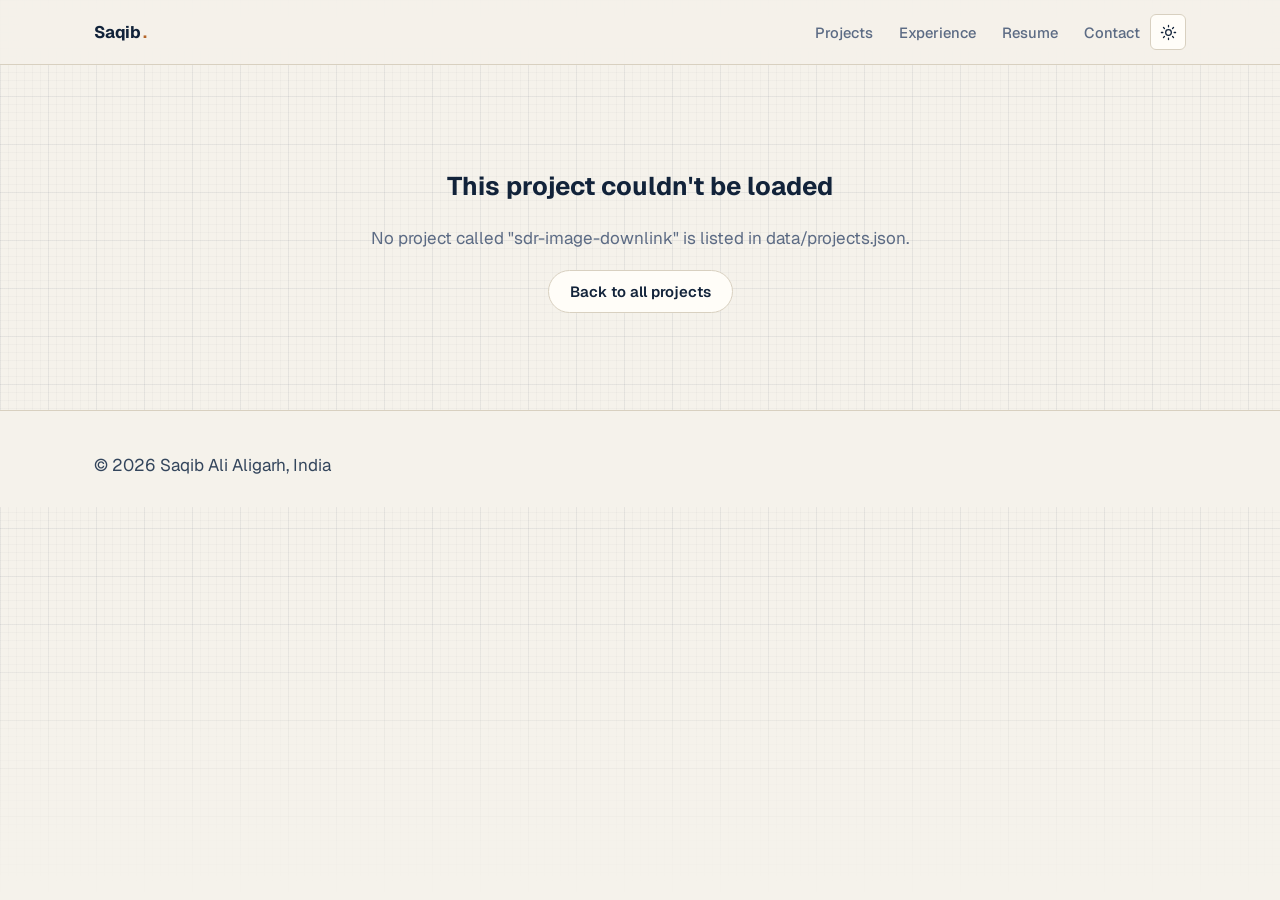
<file: projects/sdr-image-downlink/index.html>
<!DOCTYPE html>
<html lang="en">
<head>
<meta charset="UTF-8">
<meta name="viewport" content="width=device-width, initial-scale=1">
<!-- Only these two lines are worth editing when you copy this folder.
     Everything else, including which project this is, comes from the
     folder name and data/projects.json. -->
<title>Image downlink over software-defined radio — Saqib Ali</title>
<meta name="description" content="Wavelet-based image compression on a Raspberry Pi Compute Module 4, transmitted with GNU Radio.">
<!-- ---------------------------------------------------------------- -->
<meta name="theme-color" content="#F5F2EB" media="(prefers-color-scheme: light)">
<meta name="theme-color" content="#0A1420" media="(prefers-color-scheme: dark)">

<meta property="og:type" content="article">
<meta property="og:title" content="Image downlink over software-defined radio — Saqib Ali">
<meta property="og:description" content="Wavelet-based image compression on a Raspberry Pi Compute Module 4, transmitted with GNU Radio.">

<link rel="icon" href="data:image/svg+xml,<svg xmlns='http://www.w3.org/2000/svg' viewBox='0 0 32 32'><rect width='32' height='32' rx='7' fill='%230A1420'/><g stroke='%23E7A15A' stroke-width='2' fill='none' stroke-linecap='round'><path d='M9 25h14M16 25V11'/><path d='M10 11h12M12 7h8'/></g></svg>">

<link rel="preconnect" href="https://fonts.googleapis.com">
<link rel="preconnect" href="https://fonts.gstatic.com" crossorigin>
<link href="https://fonts.googleapis.com/css2?family=Geist:wght@300..800&family=IBM+Plex+Mono:wght@400;500&display=swap" rel="stylesheet">

<link rel="stylesheet" href="../../assets/css/tokens.css">
<link rel="stylesheet" href="../../assets/css/site.css">
<link rel="stylesheet" href="../../assets/css/project.css">

<script>
(function () {
  try {
    var t = localStorage.getItem("portfolio-theme");
    if (t === "light" || t === "dark") document.documentElement.setAttribute("data-theme", t);
  } catch (e) {}
})();
</script>
</head>
<body>

<header class="top scrolled" id="topbar">
  <div class="wrap">
    <a class="mark" href="../../">Saqib<span class="dot">.</span></a>
    <div class="nav-right">
      <nav aria-label="Main">
        <ul id="navlist">
          <li><a href="../../#projects">Projects</a></li>
          <li><a href="../../#experience">Experience</a></li>
          <li><a href="../../#resume">Resume</a></li>
          <li><a href="../../#contact">Contact</a></li>
        </ul>
      </nav>
      <button class="icon-btn" id="themeBtn" type="button" aria-label="Switch theme">
        <svg class="icon-moon" viewBox="0 0 24 24" fill="none" stroke="currentColor" stroke-width="1.8" stroke-linecap="round" stroke-linejoin="round" aria-hidden="true"><path d="M21 12.8A9 9 0 1 1 11.2 3a7 7 0 0 0 9.8 9.8z"/></svg>
        <svg class="icon-sun" viewBox="0 0 24 24" fill="none" stroke="currentColor" stroke-width="1.8" stroke-linecap="round" aria-hidden="true"><circle cx="12" cy="12" r="4"/><path d="M12 2v2M12 20v2M2 12h2M20 12h2M4.9 4.9l1.4 1.4M17.7 17.7l1.4 1.4M4.9 19.1l1.4-1.4M17.7 6.3l1.4-1.4"/></svg>
      </button>
      <button class="icon-btn menu-btn" type="button" aria-expanded="false" aria-controls="navlist" aria-label="Menu">
        <svg viewBox="0 0 24 24" fill="none" stroke="currentColor" stroke-width="1.8" stroke-linecap="round" aria-hidden="true"><path d="M4 7h16M4 12h16M4 17h16"/></svg>
      </button>
    </div>
  </div>
</header>

<main id="pMain">
  <section class="p-hero">
    <div class="wrap">
      <p class="crumb">
        <a href="../../">Home</a><span class="sep">/</span>
        <a href="../../#projects">Projects</a><span class="sep">/</span>
        <span id="pCrumbCat">RF &amp; antennas</span>
      </p>
      <h1 id="pTitle">Image downlink over software-defined radio</h1>
      <p class="p-lede" id="pLede">Wavelet-based image compression on a Raspberry Pi Compute Module 4, transmitted with GNU Radio.</p>
      <dl class="specs" id="pSpecs"></dl>
    </div>
  </section>

  <section class="block" style="padding-top:0">
    <div class="wrap p-body">
      <div>
        <div class="p-section">
          <h2>What I did</h2>
          <div id="pHighlights"></div>
        </div>

        <!-- Your own headed blocks, from the "sections" field -->
        <div id="pSections"></div>

        <div class="p-section">
          <h2>Images</h2>
          <div id="pGallery"></div>
        </div>
      </div>

      <aside class="side">
        <div class="sheet ticked">
          <h3>Tools</h3>
          <div id="pTags"></div>
        </div>
        <!-- Attachments, from the "files" field -->
        <div id="pFiles"></div>
        <div class="sheet">
          <h3>Links</h3>
          <div id="pLinks"></div>
        </div>
      </aside>
    </div>

    <div class="wrap">
      <nav class="p-nav" id="pNav" aria-label="Other projects"></nav>
    </div>
  </section>
</main>

<section class="p-error wrap" id="pFail" hidden>
  <h1>This project couldn't be loaded</h1>
  <p class="muted" id="pFailMsg"></p>
  <p><a class="btn" href="../../#projects">Back to all projects</a></p>
</section>

<footer>
  <div class="wrap">
    <span>© <span id="yr">2026</span> Saqib Ali</span>
    <span>Aligarh, India</span>
  </div>
</footer>

<script type="module" src="../../assets/js/project-page.js"></script>
</body>
</html>
</file>
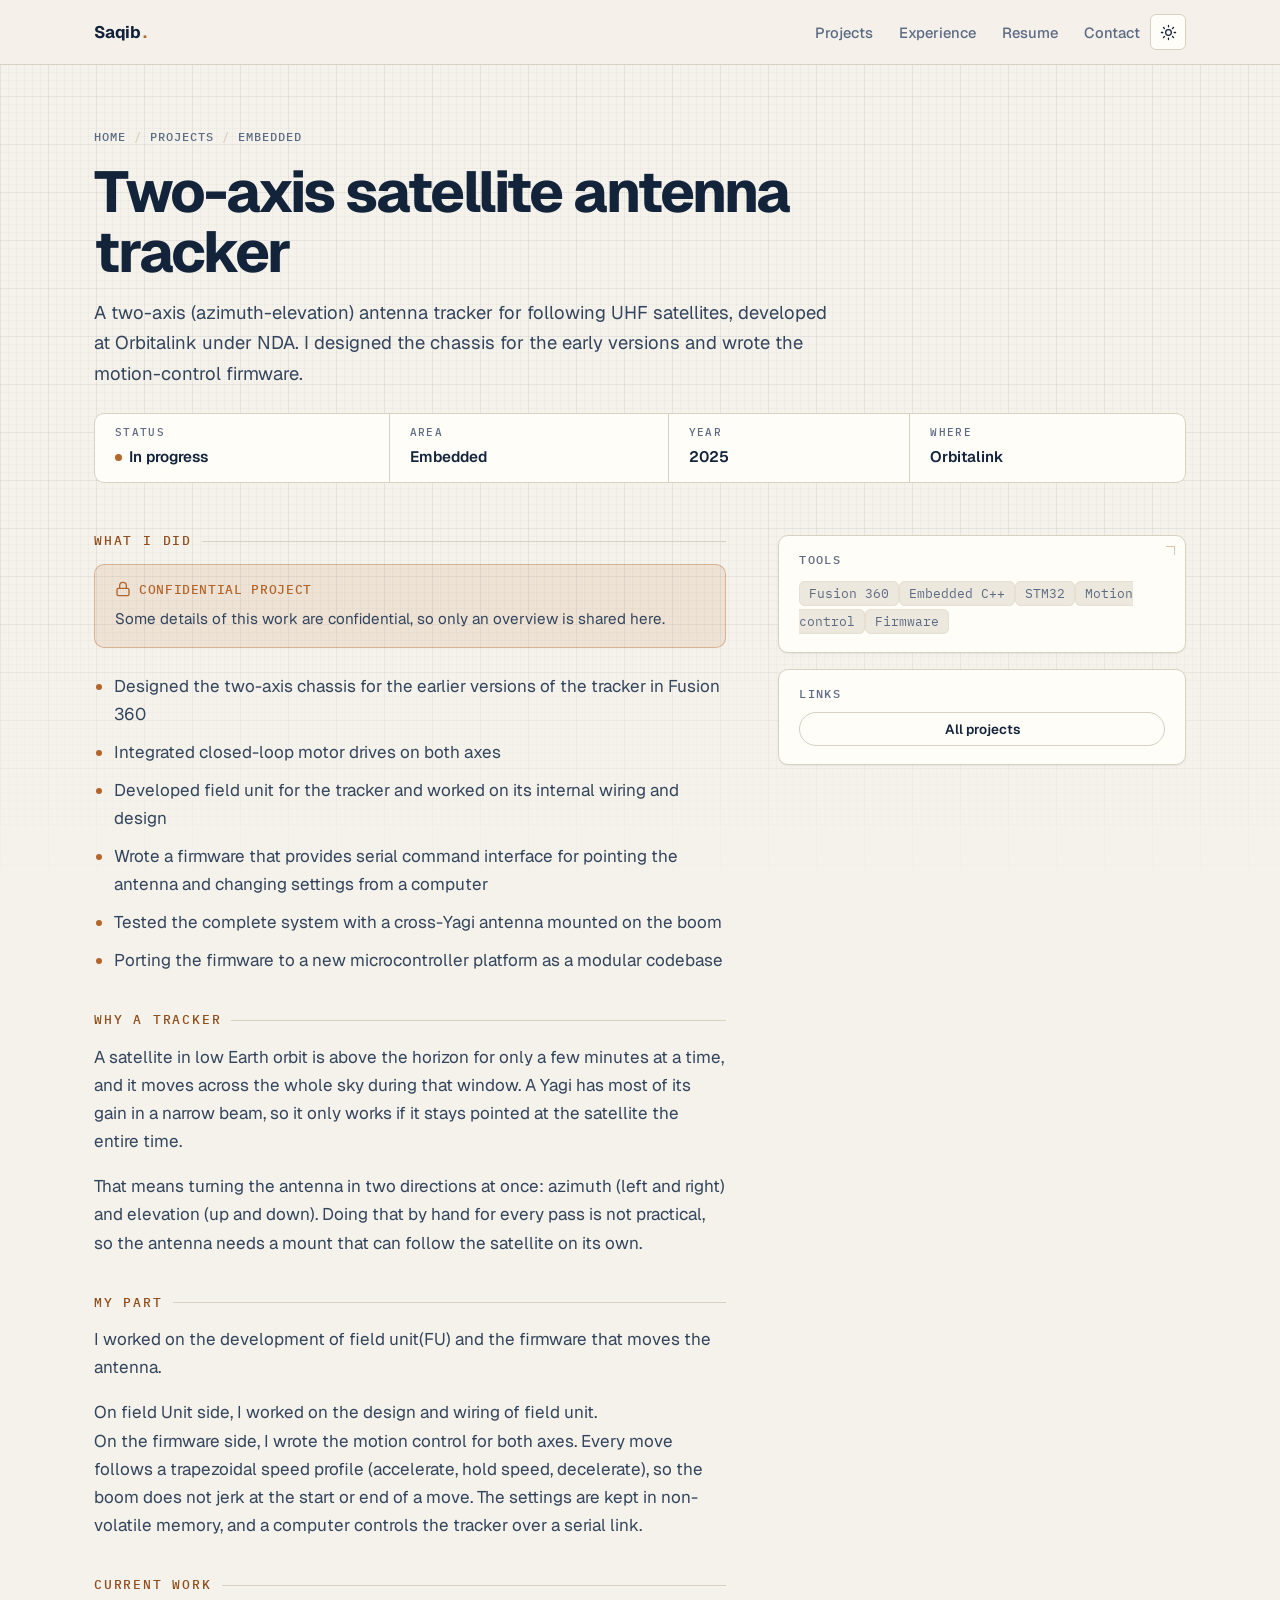
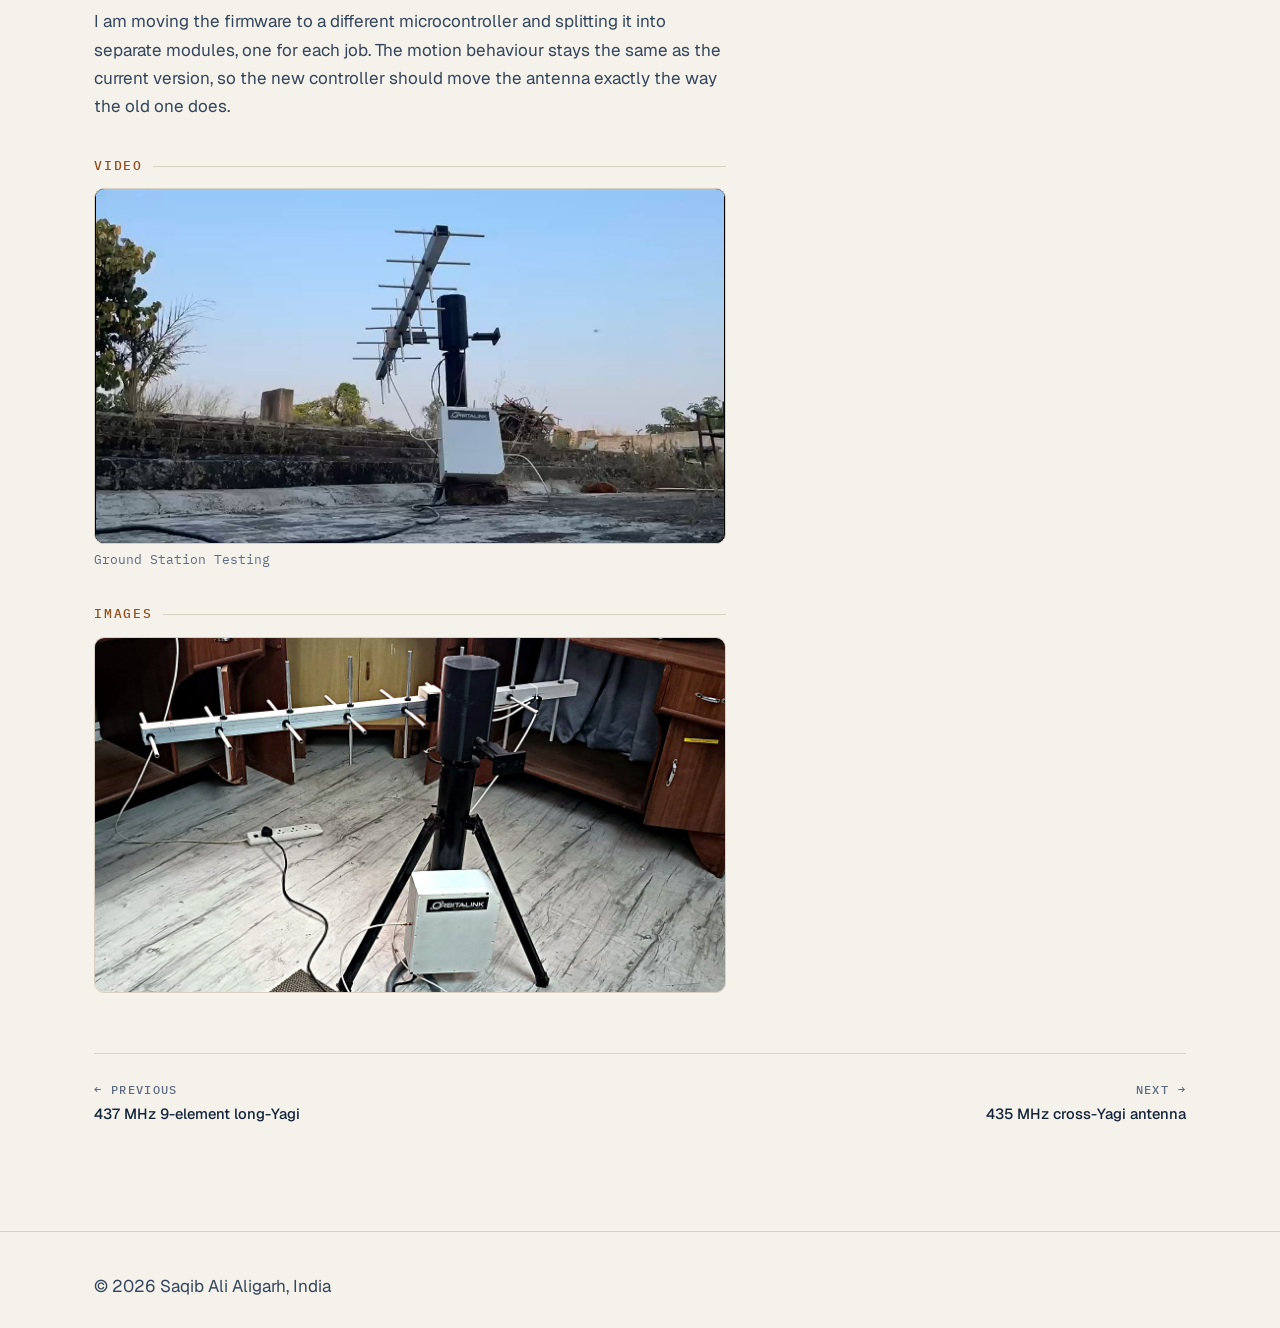
<file: projects/two-axis-antenna-tracker/index.html>
<!DOCTYPE html>
<html lang="en">
<head>
<meta charset="UTF-8">
<meta name="viewport" content="width=device-width, initial-scale=1">
<!-- Only these two lines are worth editing when you copy this folder.
     Everything else, including which project this is, comes from the
     folder name and data/projects.json. -->
<title>Two-axis satellite antenna tracker — Saqib Ali</title>
<meta name="description" content="Azimuth–elevation tracker for UHF satellite passes, built end to end at Orbitalink.">
<!-- ---------------------------------------------------------------- -->
<meta name="theme-color" content="#F5F2EB" media="(prefers-color-scheme: light)">
<meta name="theme-color" content="#0A1420" media="(prefers-color-scheme: dark)">

<meta property="og:type" content="article">
<meta property="og:title" content="Two-axis satellite antenna tracker — Saqib Ali">
<meta property="og:description" content="Azimuth–elevation tracker for UHF satellite passes, built end to end at Orbitalink.">

<link rel="icon" href="data:image/svg+xml,<svg xmlns='http://www.w3.org/2000/svg' viewBox='0 0 32 32'><rect width='32' height='32' rx='7' fill='%230A1420'/><g stroke='%23E7A15A' stroke-width='2' fill='none' stroke-linecap='round'><path d='M9 25h14M16 25V11'/><path d='M10 11h12M12 7h8'/></g></svg>">

<link rel="preconnect" href="https://fonts.googleapis.com">
<link rel="preconnect" href="https://fonts.gstatic.com" crossorigin>
<link href="https://fonts.googleapis.com/css2?family=Geist:wght@300..800&family=IBM+Plex+Mono:wght@400;500&display=swap" rel="stylesheet">

<link rel="stylesheet" href="../../assets/css/tokens.css">
<link rel="stylesheet" href="../../assets/css/site.css">
<link rel="stylesheet" href="../../assets/css/project.css">

<script>
(function () {
  try {
    var t = localStorage.getItem("portfolio-theme");
    if (t === "light" || t === "dark") document.documentElement.setAttribute("data-theme", t);
  } catch (e) {}
})();
</script>
</head>
<body>

<header class="top scrolled" id="topbar">
  <div class="wrap">
    <a class="mark" href="../../">Saqib<span class="dot">.</span></a>
    <div class="nav-right">
      <nav aria-label="Main">
        <ul id="navlist">
          <li><a href="../../#projects">Projects</a></li>
          <li><a href="../../#experience">Experience</a></li>
          <li><a href="../../#resume">Resume</a></li>
          <li><a href="../../#contact">Contact</a></li>
        </ul>
      </nav>
      <button class="icon-btn" id="themeBtn" type="button" aria-label="Switch theme">
        <svg class="icon-moon" viewBox="0 0 24 24" fill="none" stroke="currentColor" stroke-width="1.8" stroke-linecap="round" stroke-linejoin="round" aria-hidden="true"><path d="M21 12.8A9 9 0 1 1 11.2 3a7 7 0 0 0 9.8 9.8z"/></svg>
        <svg class="icon-sun" viewBox="0 0 24 24" fill="none" stroke="currentColor" stroke-width="1.8" stroke-linecap="round" aria-hidden="true"><circle cx="12" cy="12" r="4"/><path d="M12 2v2M12 20v2M2 12h2M20 12h2M4.9 4.9l1.4 1.4M17.7 17.7l1.4 1.4M4.9 19.1l1.4-1.4M17.7 6.3l1.4-1.4"/></svg>
      </button>
      <button class="icon-btn menu-btn" type="button" aria-expanded="false" aria-controls="navlist" aria-label="Menu">
        <svg viewBox="0 0 24 24" fill="none" stroke="currentColor" stroke-width="1.8" stroke-linecap="round" aria-hidden="true"><path d="M4 7h16M4 12h16M4 17h16"/></svg>
      </button>
    </div>
  </div>
</header>

<main id="pMain">
  <section class="p-hero">
    <div class="wrap">
      <p class="crumb">
        <a href="../../">Home</a><span class="sep">/</span>
        <a href="../../#projects">Projects</a><span class="sep">/</span>
        <span id="pCrumbCat">Embedded</span>
      </p>
      <h1 id="pTitle">Two-axis satellite antenna tracker</h1>
      <p class="p-lede" id="pLede">Azimuth–elevation tracker for UHF satellite passes, built end to end at Orbitalink.</p>
      <dl class="specs" id="pSpecs"></dl>
    </div>
  </section>

  <section class="block" style="padding-top:0">
    <div class="wrap p-body">
      <div>
        <div class="p-section">
          <h2>What I did</h2>
          <div id="pHighlights"></div>
        </div>

        <!-- Your own headed blocks, from the "sections" field -->
        <div id="pSections"></div>

        <div class="p-section">
          <h2>Images</h2>
          <div id="pGallery"></div>
        </div>
      </div>

      <aside class="side">
        <div class="sheet ticked">
          <h3>Tools</h3>
          <div id="pTags"></div>
        </div>
        <!-- Attachments, from the "files" field -->
        <div id="pFiles"></div>
        <div class="sheet">
          <h3>Links</h3>
          <div id="pLinks"></div>
        </div>
      </aside>
    </div>

    <div class="wrap">
      <nav class="p-nav" id="pNav" aria-label="Other projects"></nav>
    </div>
  </section>
</main>

<section class="p-error wrap" id="pFail" hidden>
  <h1>This project couldn't be loaded</h1>
  <p class="muted" id="pFailMsg"></p>
  <p><a class="btn" href="../../#projects">Back to all projects</a></p>
</section>

<footer>
  <div class="wrap">
    <span>© <span id="yr">2026</span> Saqib Ali</span>
    <span>Aligarh, India</span>
  </div>
</footer>

<script type="module" src="../../assets/js/project-page.js"></script>
</body>
</html>
</file>
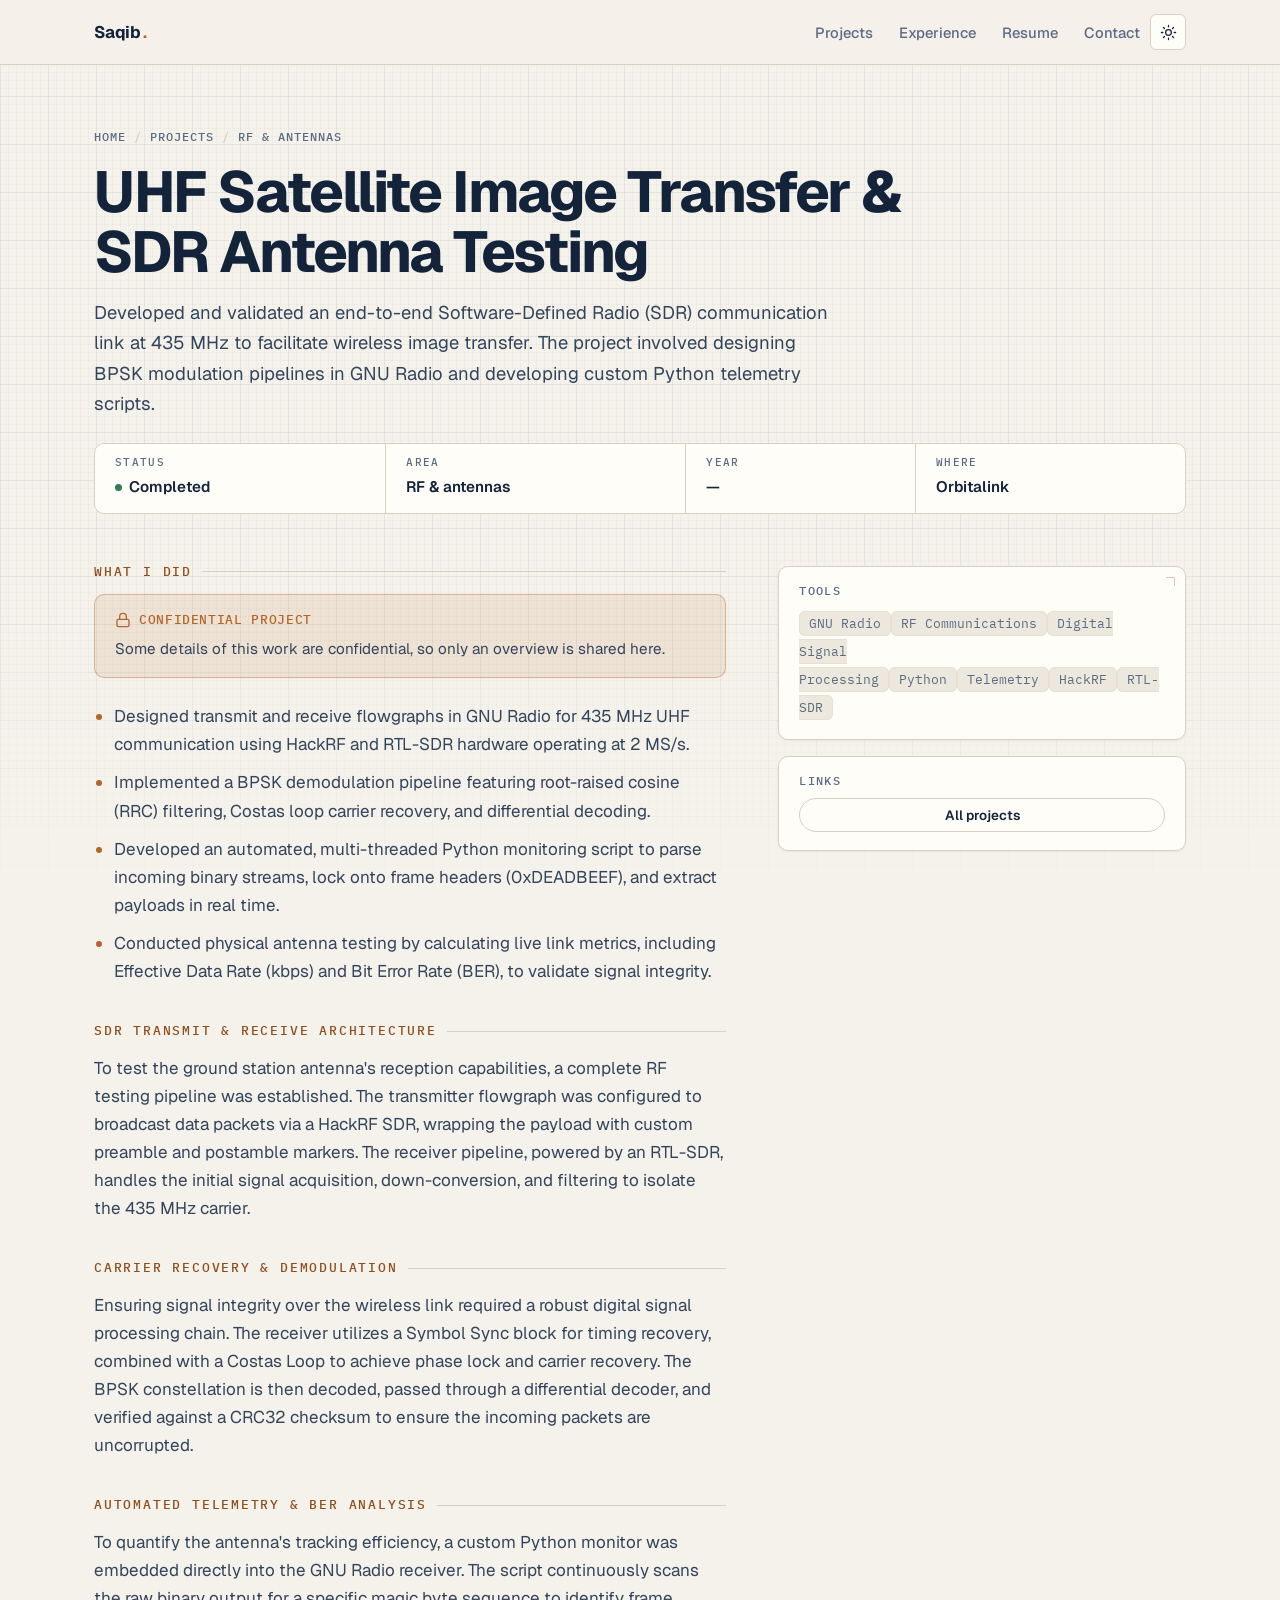
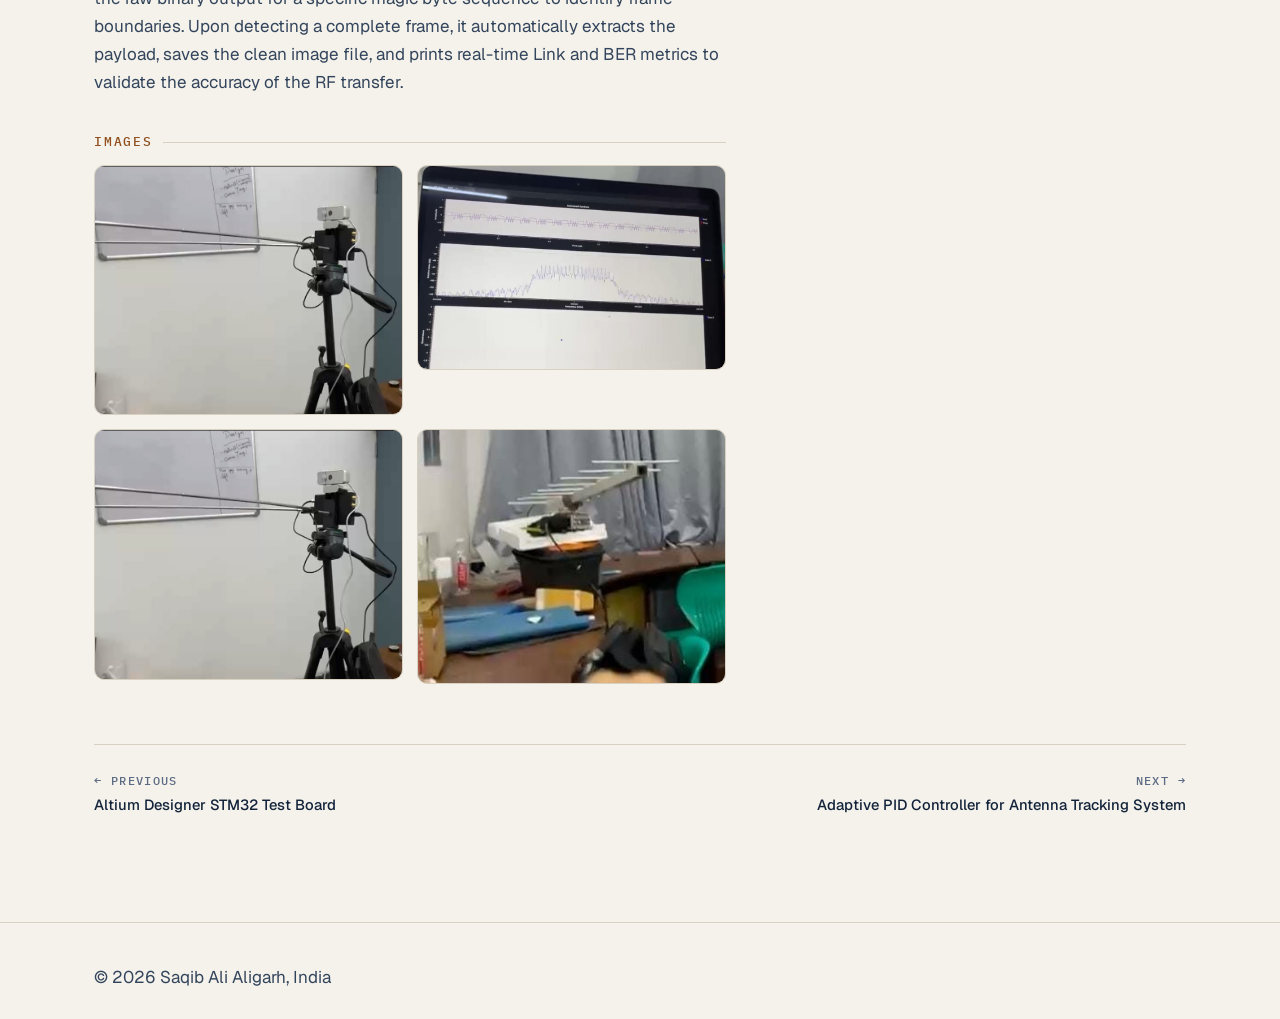
<file: projects/uhf-satellite-image-transfer-sdr-antenna-testing/index.html>
<!DOCTYPE html>
<html lang="en">
<head>
<meta charset="UTF-8">
<meta name="viewport" content="width=device-width, initial-scale=1">
<!-- Only these two lines are worth editing when you copy this folder.
     Everything else, including which project this is, comes from the
     folder name and data/projects.json. -->
<title>UHF Satellite Image Transfer &amp; SDR Antenna Testing — Saqib Ali</title>
<meta name="description" content="Developed and validated an end-to-end Software-Defined Radio (SDR) communication link at 435 MHz to facilitate wireless image transfer. The project involved designing BPSK modulation pipelines in GNU Radio and developing custom Python telemetry scripts.">
<!-- ---------------------------------------------------------------- -->
<meta name="theme-color" content="#F5F2EB" media="(prefers-color-scheme: light)">
<meta name="theme-color" content="#0A1420" media="(prefers-color-scheme: dark)">

<meta property="og:type" content="article">
<meta property="og:title" content="UHF Satellite Image Transfer &amp; SDR Antenna Testing — Saqib Ali">
<meta property="og:description" content="Developed and validated an end-to-end Software-Defined Radio (SDR) communication link at 435 MHz to facilitate wireless image transfer. The project involved designing BPSK modulation pipelines in GNU Radio and developing custom Python telemetry scripts.">

<link rel="icon" href="data:image/svg+xml,<svg xmlns='http://www.w3.org/2000/svg' viewBox='0 0 32 32'><rect width='32' height='32' rx='7' fill='%230A1420'/><g stroke='%23E7A15A' stroke-width='2' fill='none' stroke-linecap='round'><path d='M9 25h14M16 25V11'/><path d='M10 11h12M12 7h8'/></g></svg>">

<link rel="preconnect" href="https://fonts.googleapis.com">
<link rel="preconnect" href="https://fonts.gstatic.com" crossorigin>
<link href="https://fonts.googleapis.com/css2?family=Geist:wght@300..800&family=IBM+Plex+Mono:wght@400;500&display=swap" rel="stylesheet">

<link rel="stylesheet" href="../../assets/css/tokens.css">
<link rel="stylesheet" href="../../assets/css/site.css">
<link rel="stylesheet" href="../../assets/css/project.css">

<script>
(function () {
  try {
    var t = localStorage.getItem("portfolio-theme");
    if (t === "light" || t === "dark") document.documentElement.setAttribute("data-theme", t);
  } catch (e) {}
})();
</script>
</head>
<body>

<header class="top scrolled" id="topbar">
  <div class="wrap">
    <a class="mark" href="../../">Saqib<span class="dot">.</span></a>
    <div class="nav-right">
      <nav aria-label="Main">
        <ul id="navlist">
          <li><a href="../../#projects">Projects</a></li>
          <li><a href="../../#experience">Experience</a></li>
          <li><a href="../../#resume">Resume</a></li>
          <li><a href="../../#contact">Contact</a></li>
        </ul>
      </nav>
      <button class="icon-btn" id="themeBtn" type="button" aria-label="Switch theme">
        <svg class="icon-moon" viewBox="0 0 24 24" fill="none" stroke="currentColor" stroke-width="1.8" stroke-linecap="round" stroke-linejoin="round" aria-hidden="true"><path d="M21 12.8A9 9 0 1 1 11.2 3a7 7 0 0 0 9.8 9.8z"/></svg>
        <svg class="icon-sun" viewBox="0 0 24 24" fill="none" stroke="currentColor" stroke-width="1.8" stroke-linecap="round" aria-hidden="true"><circle cx="12" cy="12" r="4"/><path d="M12 2v2M12 20v2M2 12h2M20 12h2M4.9 4.9l1.4 1.4M17.7 17.7l1.4 1.4M4.9 19.1l1.4-1.4M17.7 6.3l1.4-1.4"/></svg>
      </button>
      <button class="icon-btn menu-btn" type="button" aria-expanded="false" aria-controls="navlist" aria-label="Menu">
        <svg viewBox="0 0 24 24" fill="none" stroke="currentColor" stroke-width="1.8" stroke-linecap="round" aria-hidden="true"><path d="M4 7h16M4 12h16M4 17h16"/></svg>
      </button>
    </div>
  </div>
</header>

<main id="pMain">
  <section class="p-hero">
    <div class="wrap">
      <p class="crumb">
        <a href="../../">Home</a><span class="sep">/</span>
        <a href="../../#projects">Projects</a><span class="sep">/</span>
        <span id="pCrumbCat">RF &amp; antennas</span>
      </p>
      <h1 id="pTitle">UHF Satellite Image Transfer &amp; SDR Antenna Testing</h1>
      <p class="p-lede" id="pLede">Developed and validated an end-to-end Software-Defined Radio (SDR) communication link at 435 MHz to facilitate wireless image transfer. The project involved designing BPSK modulation pipelines in GNU Radio and developing custom Python telemetry scripts.</p>
      <dl class="specs" id="pSpecs"></dl>
    </div>
  </section>

  <section class="block" style="padding-top:0">
    <div class="wrap p-body">
      <div>
        <div class="p-section">
          <h2>What I did</h2>
          <div id="pHighlights"></div>
        </div>

        <!-- Your own headed blocks, from the "sections" field -->
        <div id="pSections"></div>

        <div class="p-section">
          <h2>Images</h2>
          <div id="pGallery"></div>
        </div>
      </div>

      <aside class="side">
        <div class="sheet ticked">
          <h3>Tools</h3>
          <div id="pTags"></div>
        </div>
        <!-- Attachments, from the "files" field -->
        <div id="pFiles"></div>
        <div class="sheet">
          <h3>Links</h3>
          <div id="pLinks"></div>
        </div>
      </aside>
    </div>

    <div class="wrap">
      <nav class="p-nav" id="pNav" aria-label="Other projects"></nav>
    </div>
  </section>
</main>

<section class="p-error wrap" id="pFail" hidden>
  <h1>This project couldn't be loaded</h1>
  <p class="muted" id="pFailMsg"></p>
  <p><a class="btn" href="../../#projects">Back to all projects</a></p>
</section>

<footer>
  <div class="wrap">
    <span>© <span id="yr">2026</span> Saqib Ali</span>
    <span>Aligarh, India</span>
  </div>
</footer>

<script type="module" src="../../assets/js/project-page.js"></script>
</body>
</html>
</file>
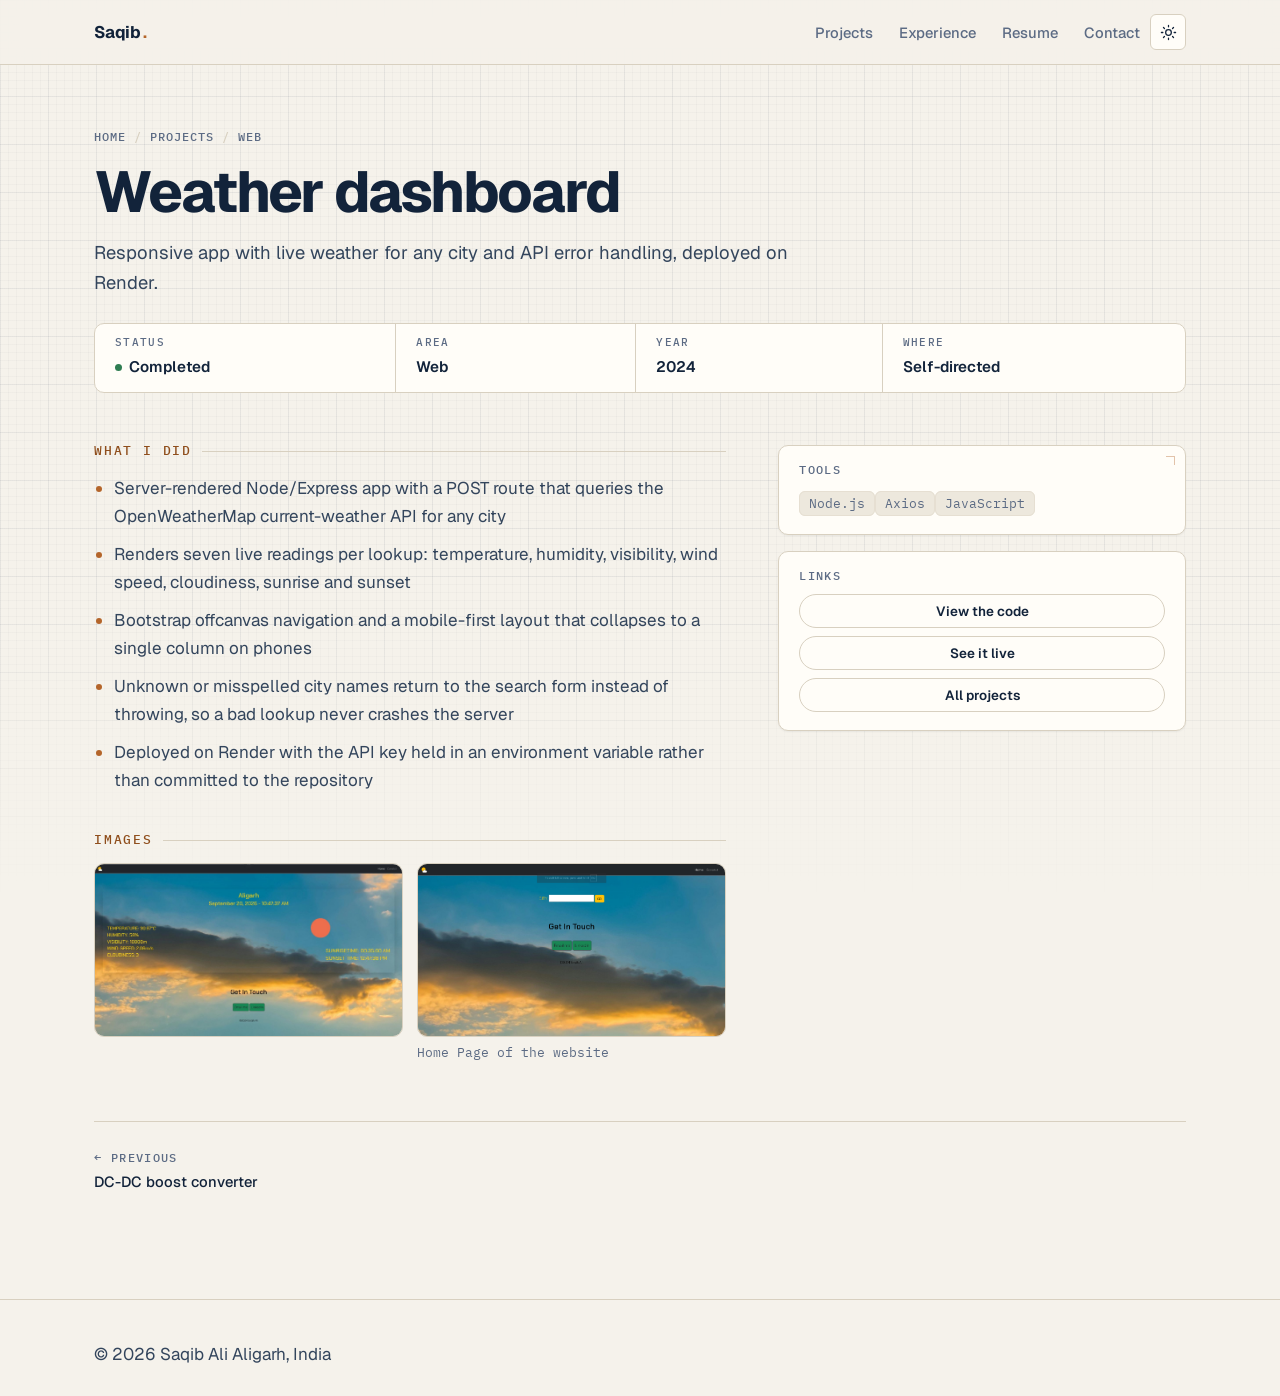
<file: projects/weather-dashboard/index.html>
<!DOCTYPE html>
<html lang="en">
<head>
<meta charset="UTF-8">
<meta name="viewport" content="width=device-width, initial-scale=1">
<!-- Only these two lines are worth editing when you copy this folder.
     Everything else, including which project this is, comes from the
     folder name and data/projects.json. -->
<title>Weather dashboard — Saqib Ali</title>
<meta name="description" content="Responsive app with live weather for any city and API error handling, deployed on Render.">
<!-- ---------------------------------------------------------------- -->
<meta name="theme-color" content="#F5F2EB" media="(prefers-color-scheme: light)">
<meta name="theme-color" content="#0A1420" media="(prefers-color-scheme: dark)">

<meta property="og:type" content="article">
<meta property="og:title" content="Weather dashboard — Saqib Ali">
<meta property="og:description" content="Responsive app with live weather for any city and API error handling, deployed on Render.">

<link rel="icon" href="data:image/svg+xml,<svg xmlns='http://www.w3.org/2000/svg' viewBox='0 0 32 32'><rect width='32' height='32' rx='7' fill='%230A1420'/><g stroke='%23E7A15A' stroke-width='2' fill='none' stroke-linecap='round'><path d='M9 25h14M16 25V11'/><path d='M10 11h12M12 7h8'/></g></svg>">

<link rel="preconnect" href="https://fonts.googleapis.com">
<link rel="preconnect" href="https://fonts.gstatic.com" crossorigin>
<link href="https://fonts.googleapis.com/css2?family=Geist:wght@300..800&family=IBM+Plex+Mono:wght@400;500&display=swap" rel="stylesheet">

<link rel="stylesheet" href="../../assets/css/tokens.css">
<link rel="stylesheet" href="../../assets/css/site.css">
<link rel="stylesheet" href="../../assets/css/project.css">

<script>
(function () {
  try {
    var t = localStorage.getItem("portfolio-theme");
    if (t === "light" || t === "dark") document.documentElement.setAttribute("data-theme", t);
  } catch (e) {}
})();
</script>
</head>
<body>

<header class="top scrolled" id="topbar">
  <div class="wrap">
    <a class="mark" href="../../">Saqib<span class="dot">.</span></a>
    <div class="nav-right">
      <nav aria-label="Main">
        <ul id="navlist">
          <li><a href="../../#projects">Projects</a></li>
          <li><a href="../../#experience">Experience</a></li>
          <li><a href="../../#resume">Resume</a></li>
          <li><a href="../../#contact">Contact</a></li>
        </ul>
      </nav>
      <button class="icon-btn" id="themeBtn" type="button" aria-label="Switch theme">
        <svg class="icon-moon" viewBox="0 0 24 24" fill="none" stroke="currentColor" stroke-width="1.8" stroke-linecap="round" stroke-linejoin="round" aria-hidden="true"><path d="M21 12.8A9 9 0 1 1 11.2 3a7 7 0 0 0 9.8 9.8z"/></svg>
        <svg class="icon-sun" viewBox="0 0 24 24" fill="none" stroke="currentColor" stroke-width="1.8" stroke-linecap="round" aria-hidden="true"><circle cx="12" cy="12" r="4"/><path d="M12 2v2M12 20v2M2 12h2M20 12h2M4.9 4.9l1.4 1.4M17.7 17.7l1.4 1.4M4.9 19.1l1.4-1.4M17.7 6.3l1.4-1.4"/></svg>
      </button>
      <button class="icon-btn menu-btn" type="button" aria-expanded="false" aria-controls="navlist" aria-label="Menu">
        <svg viewBox="0 0 24 24" fill="none" stroke="currentColor" stroke-width="1.8" stroke-linecap="round" aria-hidden="true"><path d="M4 7h16M4 12h16M4 17h16"/></svg>
      </button>
    </div>
  </div>
</header>

<main id="pMain">
  <section class="p-hero">
    <div class="wrap">
      <p class="crumb">
        <a href="../../">Home</a><span class="sep">/</span>
        <a href="../../#projects">Projects</a><span class="sep">/</span>
        <span id="pCrumbCat">Web</span>
      </p>
      <h1 id="pTitle">Weather dashboard</h1>
      <p class="p-lede" id="pLede">Responsive app with live weather for any city and API error handling, deployed on Render.</p>
      <dl class="specs" id="pSpecs"></dl>
    </div>
  </section>

  <section class="block" style="padding-top:0">
    <div class="wrap p-body">
      <div>
        <div class="p-section">
          <h2>What I did</h2>
          <div id="pHighlights"></div>
        </div>

        <!-- Your own headed blocks, from the "sections" field -->
        <div id="pSections"></div>

        <div class="p-section">
          <h2>Images</h2>
          <div id="pGallery"></div>
        </div>
      </div>

      <aside class="side">
        <div class="sheet ticked">
          <h3>Tools</h3>
          <div id="pTags"></div>
        </div>
        <!-- Attachments, from the "files" field -->
        <div id="pFiles"></div>
        <div class="sheet">
          <h3>Links</h3>
          <div id="pLinks"></div>
        </div>
      </aside>
    </div>

    <div class="wrap">
      <nav class="p-nav" id="pNav" aria-label="Other projects"></nav>
    </div>
  </section>
</main>

<section class="p-error wrap" id="pFail" hidden>
  <h1>This project couldn't be loaded</h1>
  <p class="muted" id="pFailMsg"></p>
  <p><a class="btn" href="../../#projects">Back to all projects</a></p>
</section>

<footer>
  <div class="wrap">
    <span>© <span id="yr">2026</span> Saqib Ali</span>
    <span>Aligarh, India</span>
  </div>
</footer>

<script type="module" src="../../assets/js/project-page.js"></script>
</body>
</html>
</file>
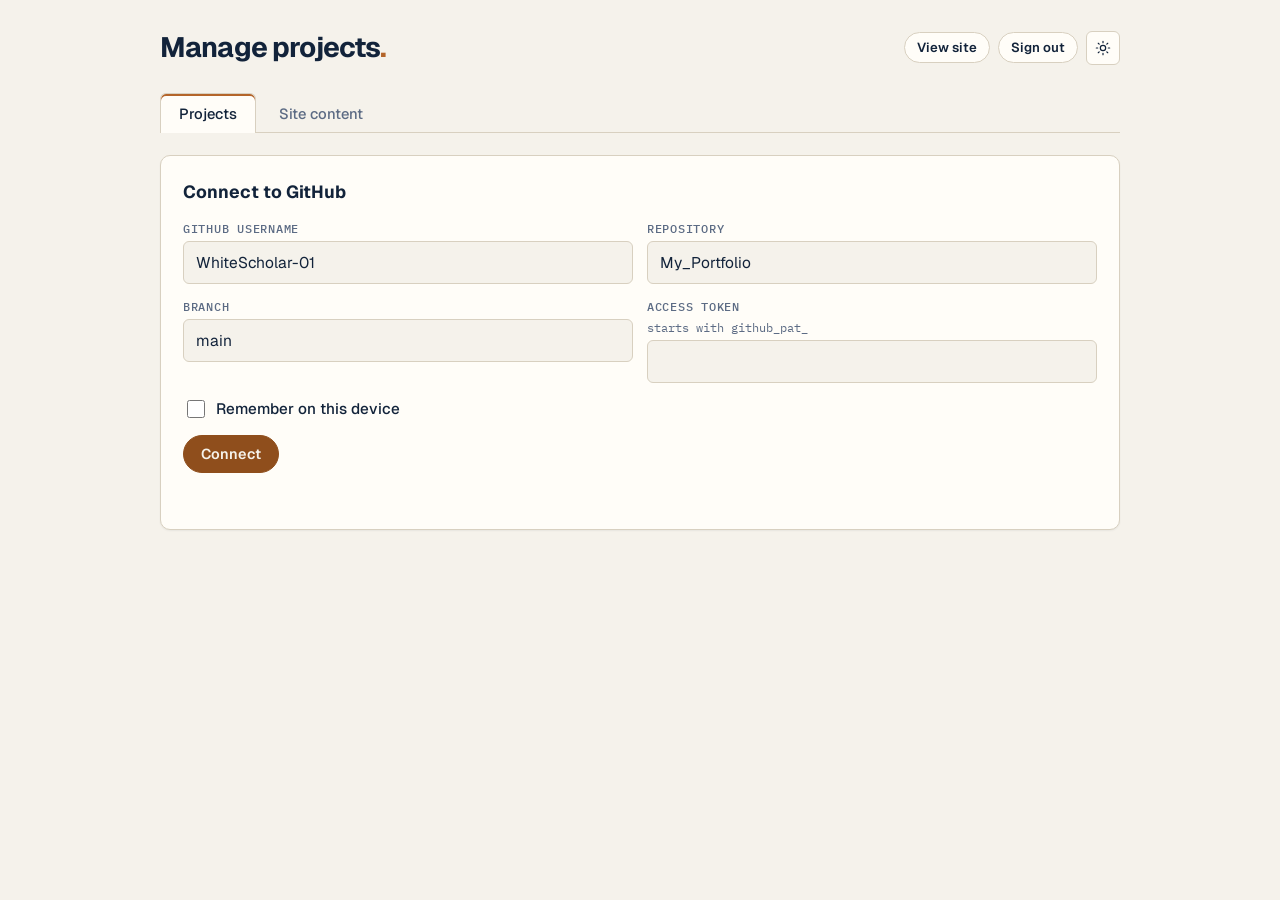
<file: admin.html>
<!DOCTYPE html>
<html lang="en">
<head>
<meta charset="UTF-8">
<meta name="viewport" content="width=device-width, initial-scale=1">
<meta name="robots" content="noindex, nofollow">
<title>Manage projects — Saqib Ali</title>
<meta name="theme-color" content="#F5F2EB" media="(prefers-color-scheme: light)">
<meta name="theme-color" content="#0A1420" media="(prefers-color-scheme: dark)">

<link rel="icon" href="data:image/svg+xml,<svg xmlns='http://www.w3.org/2000/svg' viewBox='0 0 32 32'><rect width='32' height='32' rx='7' fill='%230A1420'/><g stroke='%23E7A15A' stroke-width='2' fill='none' stroke-linecap='round'><path d='M9 25h14M16 25V11'/><path d='M10 11h12M12 7h8'/></g></svg>">

<link rel="preconnect" href="https://fonts.googleapis.com">
<link rel="preconnect" href="https://fonts.gstatic.com" crossorigin>
<link href="https://fonts.googleapis.com/css2?family=Geist:wght@300..800&family=IBM+Plex+Mono:wght@400;500&display=swap" rel="stylesheet">

<link rel="stylesheet" href="assets/css/tokens.css">
<link rel="stylesheet" href="assets/css/admin.css">

<script>
(function () {
  try {
    var t = localStorage.getItem("portfolio-theme");
    if (t === "light" || t === "dark") document.documentElement.setAttribute("data-theme", t);
  } catch (e) {}
})();
</script>
</head>
<body>

<main class="wrap">
  <header class="bar">
    <h1>Manage projects<span class="dot">.</span></h1>
    <div class="row">
      <a class="btn small" href="./" target="_blank" rel="noopener">View site</a>
      <button class="btn small" id="signout" hidden>Sign out</button>
      <button class="icon-btn" id="themeBtn" type="button" aria-label="Switch theme">
        <svg class="icon-moon" viewBox="0 0 24 24" fill="none" stroke="currentColor" stroke-width="1.8" stroke-linecap="round" stroke-linejoin="round" aria-hidden="true"><path d="M21 12.8A9 9 0 1 1 11.2 3a7 7 0 0 0 9.8 9.8z"/></svg>
        <svg class="icon-sun" viewBox="0 0 24 24" fill="none" stroke="currentColor" stroke-width="1.8" stroke-linecap="round" aria-hidden="true"><circle cx="12" cy="12" r="4"/><path d="M12 2v2M12 20v2M2 12h2M20 12h2M4.9 4.9l1.4 1.4M17.7 17.7l1.4 1.4M4.9 19.1l1.4-1.4M17.7 6.3l1.4-1.4"/></svg>
      </button>
    </div>
  </header>

  <div class="tabs" role="tablist" id="tabs" hidden>
    <button class="tab" type="button" role="tab" data-tab="projects" aria-selected="true">Projects</button>
    <button class="tab" type="button" role="tab" data-tab="site" aria-selected="false">Site content</button>
  </div>

  <!-- ===================== CONNECT ===================== -->
  <div class="card" id="connectCard">
    <h2>Connect to GitHub</h2>
    <form id="connect">
      <label>GitHub username<input name="owner" value="WhiteScholar-01" required></label>
      <label>Repository<input name="repo" value="My_Portfolio" required></label>
      <label>Branch<input name="branch" value="main" required></label>
      <label>Access token <span class="hint">starts with github_pat_</span>
        <input type="password" name="token" autocomplete="off" required></label>
      <div class="full toggles">
        <label><input type="checkbox" name="remember"> Remember on this device</label>
      </div>
      <div class="full"><button class="btn primary" type="submit">Connect</button></div>
      <p class="msg full" id="connectMsg" role="alert"></p>
    </form>
  </div>

  <div id="app" hidden>
  <div class="tabpanel" id="tab-projects" role="tabpanel">
    <!-- ===================== FORM ===================== -->
    <div class="card">
      <h2 id="formTitle">Add a project</h2>
      <form id="pform">
        <input type="hidden" name="index" value="">

        <label class="full">Title<input name="title" required></label>

        <label>Folder name <span class="hint">projects/&lt;this&gt;/ — leave it alone unless you know why</span>
          <input name="slug" required pattern="[a-z0-9-]+"></label>
        <label>Where <span class="hint">Orbitalink, IIT Ropar, … optional</span>
          <input name="org"></label>

        <label>Status<select name="status">
          <option>In progress</option><option>Completed</option><option>Concluded</option>
          <option>Planned</option><option>On hold</option>
        </select></label>
        <label>Area<select name="category">
          <option>Motor drives</option><option>Power electronics</option>
          <option>Control</option><option>Embedded</option>
          <option>RF &amp; antennas</option><option>Web</option><option>Other</option>
        </select></label>

        <label>Year<input name="year" placeholder="2026"></label>
        
        <label class="cb-label full" style="margin-top:8px">
          <input type="checkbox" name="nda">
          Under Non-Disclosure Agreement (NDA)
        </label>
        <label>Cover image<input type="file" name="file" accept="image/*">
          <span class="hint">resized, saved to that project's images folder</span></label>

        <label class="full">Short description <span class="hint">one or two sentences on the card</span>
          <textarea name="summary" required maxlength="260" style="min-height:70px"></textarea></label>

        <label class="full">Highlights <span class="hint">one per line — these become "What I did"</span>
          <textarea name="details"></textarea></label>

        <!-- ---------- extra sections ---------- -->
        <div class="full editor">
          <div class="ed-head">
            <span class="ed-title">Sections</span>
            <span class="hint">your own headings on the project page</span>
            <button class="btn small" type="button" id="addSection">Add section</button>
          </div>
          <div id="sectionRows"></div>
        </div>

        <!-- ---------- gallery ---------- -->
        <div class="full editor">
          <div class="ed-head">
            <span class="ed-title">Gallery</span>
            <span class="hint">images beyond the cover</span>
            <label class="btn small file-btn">Upload images
              <input type="file" id="galleryFiles" accept="image/*" multiple></label>
            <button class="btn small" type="button" id="scanBtn">Scan folder</button>
          </div>
          <div id="galleryRows"></div>
          <p class="msg" id="galleryMsg" role="status"></p>
        </div>

        <!-- ---------- attachments ---------- -->
        <div class="full editor">
          <div class="ed-head">
            <span class="ed-title">Downloads</span>
            <span class="hint">manual, model file, report</span>
            <label class="btn small file-btn">Upload files
              <input type="file" id="docFiles" multiple></label>
          </div>
          <div id="fileRows"></div>
          <p class="msg" id="filesMsg" role="status"></p>
        </div>

        <!-- ---------- videos ---------- -->
        <div class="full editor">
          <div class="ed-head">
            <span class="ed-title">Videos</span>
            <span class="hint">YouTube link, or an MP4 up to 25 MB</span>
            <button class="btn small" type="button" id="addVideoLink">Add link</button>
            <label class="btn small file-btn">Upload MP4
              <input type="file" id="videoFiles" accept="video/mp4,video/webm"></label>
          </div>
          <div id="videoRows"></div>
          <p class="msg" id="videoMsg" role="status"></p>
        </div>

        <label class="full">Tags <span class="hint">comma separated</span>
          <input name="tags" placeholder="MATLAB, Simulink, FOC"></label>

        <label>Code link<input type="url" name="code_url" placeholder="https://github.com/WhiteScholar-01/..."></label>
        <label>Live demo or report link<input type="url" name="demo_url"></label>

        <label class="full">Cover image path <span class="hint">filled in after upload, or type projects/&lt;slug&gt;/images/file.jpg</span>
          <input name="image"></label>
        <div class="full" id="imgPreview"></div>

        <div class="full toggles">
          <label><input type="checkbox" name="published" checked> Show on site</label>
          <label><input type="checkbox" name="featured"> Featured (large card)</label>
        </div>

        <div class="full row">
          <button class="btn primary" type="submit" id="addBtn">Add to list</button>
          <button class="btn" type="button" id="clearBtn">Clear form</button>
        </div>
        <p class="msg full" id="formMsg" role="status"></p>
      </form>
    </div>

    <!-- ===================== LIST ===================== -->
    <div class="card">
      <h2>Your projects <span class="hint">top of the list shows first on the site</span></h2>
      <ul class="list" id="list"></ul>
      <p class="hint" style="margin-top:14px">
        Publishing also creates <code>projects/&lt;folder&gt;/index.html</code> and
        <code>README.md</code> for any project that doesn't have them yet.
      </p>
    </div>
  </div><!-- /tab-projects -->

  <!-- ===================== SITE CONTENT ===================== -->
  <div class="tabpanel" id="tab-site" role="tabpanel" hidden>
    <p class="hint" style="margin:0 0 18px">
      Everything on the home page except the projects. Saved to
      <code>data/site.json</code>.
    </p>
    <div id="siteEditor"></div>
  </div><!-- /tab-site -->
  </div>
</main>

<div class="savebar" id="savebar">
  <div class="inner">
    <span id="saveText">You have unpublished changes.</span>
    <div class="row">
      <button class="btn small" id="discardBtn">Discard</button>
      <button class="btn primary" id="publishBtn">Publish to site</button>
    </div>
  </div>
  <!-- This page writes to GitHub, never to your disk. -->
  <div class="inner pull-note" id="pullNote" hidden>
    <span>Your computer doesn't have these changes yet — run
      <code>git pull</code> in your local folder.</span>
    <button class="btn small" type="button" id="copyPull">Copy</button>
  </div>
</div>

<div class="savebar on muted-bar" id="siteBar">
  <div class="inner">
    <span id="siteMsg" class="msg">Unsaved changes to the site content.</span>
    <div class="row">
      <button class="btn small" type="button" id="siteRevertBtn">Discard</button>
      <button class="btn primary" type="button" id="siteSaveBtn">Save site content</button>
    </div>
  </div>
</div>

<script type="module" src="assets/js/admin.js"></script>
</body>
</html>
</file>
<file: assets/css/tokens.css>
/* ==========================================================================
   tokens.css — the Blueprint design system
   --------------------------------------------------------------------------
   One place for every colour, font, radius and spacing value on the site.
   Change a value here and it changes everywhere.

   COLOUR THEORY
   Ground:  a warm, very low-chroma ivory (light) / deep ink navy (dark).
            Low chroma means the ground never competes with the content.
   Accent:  copper — hue ~25-30 degrees. Chosen because it is literally the
            material of motor windings and antenna elements.
   Signal:  teal-blue — hue ~195 degrees, near the complement of copper.
            Reserved for data: categories, links to live things, the beam.
   Because ground is near-neutral and only two hues carry chroma, every
   coloured thing on the page reads as meaningful rather than decorative.

   Each theme keeps identical token NAMES, so components never branch.

   DARK TOKEN STRATEGY
   Dark values are defined once in a custom property set below, then applied
   to two selectors:
     1. :root[data-theme="dark"]           — explicit user choice (stored)
     2. @media(prefers-color-scheme:dark)  — OS default, no stored choice
   The [data-theme] selectors above always win specificity, so an explicit
   manual choice always overrides the OS default.
   ========================================================================== */

:root {
  /* ---- type ---- */
  --font-sans: "Geist", system-ui, -apple-system, "Segoe UI", sans-serif;
  --font-mono: "IBM Plex Mono", ui-monospace, "SF Mono", Menlo, monospace;

  /* ---- geometry ---- */
  --r-sm: 6px;
  --r-md: 10px;
  --r-lg: 16px;
  --r-pill: 999px;
  --wrap: 1140px;
  --gutter: 24px;
  --nav-h: 64px;

  /* ---- motion ---- */
  --t-fast: .18s;
  --t-mid: .28s;
  --t-slow: .6s;
  --ease: cubic-bezier(.2, .8, .2, 1);

  /* ---- grid overlay (the "blueprint" texture) ---- */
  --grid-minor: 8px;
  --grid-major: 48px;
}

/* ==========================================================================
   LIGHT — "paper". The default.
   ========================================================================== */
:root,
:root[data-theme="light"] {
  color-scheme: light;

  --bg: #F5F2EB;          /* ivory drawing paper                       */
  --surface: #FFFDF8;     /* a sheet laid on top of the paper          */
  --surface-2: #EDE8DD;   /* recessed wells: tags, thumbnails          */
  --line: #D8D0C0;        /* hairline rules                            */
  --line-soft: #E6DFD2;   /* the fainter half of the grid              */

  --text: #12233A;        /* ink          14.9:1 on bg                 */
  --text-2: #33455C;      /* body copy     8.8:1 on bg                 */
  --muted: #5C6B84;       /* labels        4.6:1 on bg (AA)            */

  --accent: #B4652A;      /* copper — fills, borders, large type       */
  --accent-strong: #8F4E1C; /* copper for small text  5.7:1 (AA)       */
  --accent-soft: rgba(180, 101, 42, .11);
  --accent-line: rgba(180, 101, 42, .38);
  --on-accent: #F5F2EB;   /* label colour on an --accent-strong fill   */

  --signal: #1F6F8B;      /* teal-blue    5.1:1 on bg (AA)             */
  --signal-soft: rgba(31, 111, 139, .10);

  --ok: #2F7D52;
  --planned: #1F6F8B;

  --shadow-sm: 0 1px 2px rgba(18, 35, 58, .06);
  --shadow-md: 0 8px 26px -14px rgba(18, 35, 58, .28);

  --grid-c1: rgba(18, 35, 58, .045);  /* major rule  */
  --grid-c2: rgba(18, 35, 58, .022);  /* minor rule  */
  --nav-glass: rgba(245, 242, 235, .86);
  --backdrop: rgba(18, 35, 58, .34);
}

/* ==========================================================================
   DARK — "night". Same drawing, lit differently.

   Applied to BOTH cases where dark should be active:
   a) The visitor explicitly chose dark (data-theme attribute is set).
   b) No stored choice, but the OS preference is dark.

   Only edit the values here — they apply to both cases automatically.
   ========================================================================== */

/* ---------- a) Explicit dark choice (highest priority) ---------- */
:root[data-theme="dark"] {
  color-scheme: dark;

  --bg: #0A1420;
  --surface: #11202F;
  --surface-2: #17293B;
  --line: #263D54;
  --line-soft: #1C3145;

  --text: #E8EEF5;        /* 15.9:1 on bg */
  --text-2: #C6D3E2;      /* 12.2:1 on bg */
  --muted: #93A7BC;       /*  7.5:1 on bg */

  --accent: #E7A15A;      /*  8.5:1 on bg */
  --accent-strong: #EFB877;
  --accent-soft: rgba(231, 161, 90, .14);
  --accent-line: rgba(231, 161, 90, .45);
  --on-accent: #0A1420;

  --signal: #63B8D6;      /*  8.3:1 on bg */
  --signal-soft: rgba(99, 184, 214, .13);

  --ok: #6FCF97;
  --planned: #63B8D6;

  --shadow-sm: 0 1px 2px rgba(0, 0, 0, .3);
  --shadow-md: 0 10px 30px -16px rgba(0, 0, 0, .8);

  --grid-c1: rgba(200, 222, 245, .050);
  --grid-c2: rgba(200, 222, 245, .022);
  --nav-glass: rgba(10, 20, 32, .84);
  --backdrop: rgba(3, 8, 14, .7);
}

/* ---------- b) OS preference, no stored choice ----------
   Inherits identical values — any change above auto-applies here.
   The [data-theme] blocks always win when the visitor has made a choice,
   because attribute selectors are more specific than :not([data-theme]). */
@media (prefers-color-scheme: dark) {
  :root:not([data-theme]) {
    color-scheme: dark;

    --bg: #0A1420;
    --surface: #11202F;
    --surface-2: #17293B;
    --line: #263D54;
    --line-soft: #1C3145;

    --text: #E8EEF5;
    --text-2: #C6D3E2;
    --muted: #93A7BC;

    --accent: #E7A15A;
    --accent-strong: #EFB877;
    --accent-soft: rgba(231, 161, 90, .14);
    --accent-line: rgba(231, 161, 90, .45);
    --on-accent: #0A1420;

    --signal: #63B8D6;
    --signal-soft: rgba(99, 184, 214, .13);

    --ok: #6FCF97;
    --planned: #63B8D6;

    --shadow-sm: 0 1px 2px rgba(0, 0, 0, .3);
    --shadow-md: 0 10px 30px -16px rgba(0, 0, 0, .8);

    --grid-c1: rgba(200, 222, 245, .050);
    --grid-c2: rgba(200, 222, 245, .022);
    --nav-glass: rgba(10, 20, 32, .84);
    --backdrop: rgba(3, 8, 14, .7);
  }
}
/* NOTE: CSS has no native way to share a declaration block between a normal
   selector and a @media-nested selector. Both blocks intentionally list the
   same values. If you change a dark token, update BOTH (a) and (b) above.
   A linter / design-token tool is the correct long-term fix; for a
   single-developer static site this comment is sufficient guard-rail. */
</file>
<file: assets/css/site.css>
/* ==========================================================================
   site.css — layout and components
   Depends on tokens.css for every colour and measurement.
   Section order: base -> chrome -> hero -> sections -> components -> motion
   ========================================================================== */

/* --------------------------------------------------------------------------
   1. Base
   -------------------------------------------------------------------------- */
*, *::before, *::after { box-sizing: border-box; }

html {
  scroll-behavior: smooth;
  scroll-padding-top: calc(var(--nav-h) + 12px);
}

body {
  margin: 0;
  background: var(--bg);
  color: var(--text-2);
  font: 400 1.0625rem/1.65 var(--font-sans);
  -webkit-font-smoothing: antialiased;
  text-rendering: optimizeLegibility;
  transition: background var(--t-mid), color var(--t-mid);
}

/* The blueprint texture. Two superimposed grids — a 48px major rule and an
   8px minor rule — at very low opacity, so it reads as drawing paper rather
   than as a pattern. It sits behind everything and never scrolls out. */
body::before {
  content: "";
  position: fixed;
  inset: 0;
  z-index: -1;
  pointer-events: none;
  background-image:
    linear-gradient(var(--grid-c1) 1px, transparent 1px),
    linear-gradient(90deg, var(--grid-c1) 1px, transparent 1px),
    linear-gradient(var(--grid-c2) 1px, transparent 1px),
    linear-gradient(90deg, var(--grid-c2) 1px, transparent 1px);
  background-size:
    var(--grid-major) var(--grid-major),
    var(--grid-major) var(--grid-major),
    var(--grid-minor) var(--grid-minor),
    var(--grid-minor) var(--grid-minor);
  /* fade the grid out toward the bottom so long pages stay calm */
  -webkit-mask-image: linear-gradient(var(--bg) 0 68%, transparent 100%);
          mask-image: linear-gradient(var(--bg) 0 68%, transparent 100%);
}

img, svg, canvas { max-width: 100%; display: block; }

/* The UA stylesheet hides [hidden] with display:none, but any author rule
   that sets display (our .eyebrow and .stats are flex) wins over it. This
   puts the attribute back in charge, which JS relies on to show and hide. */
[hidden] { display: none !important; }

a { color: var(--accent-strong); text-underline-offset: 3px; }
a:hover { color: var(--accent); }

:focus-visible {
  outline: 2px solid var(--accent);
  outline-offset: 3px;
  border-radius: 4px;
}

::selection { background: var(--accent); color: var(--on-accent); }

code {
  font: 400 .88em var(--font-mono);
  background: var(--surface-2);
  border: 1px solid var(--line-soft);
  border-radius: 4px;
  padding: 1px 5px;
}

h1, h2, h3, h4 { color: var(--text); }

.wrap { max-width: var(--wrap); margin: 0 auto; padding: 0 var(--gutter); }
.muted { color: var(--muted); }
.sr-only {
  position: absolute; width: 1px; height: 1px; padding: 0; margin: -1px;
  overflow: hidden; clip: rect(0 0 0 0); white-space: nowrap; border: 0;
}

/* A recurring blueprint motif: a small copper corner tick on raised sheets. */
.ticked { position: relative; }
.ticked::after {
  content: "";
  position: absolute;
  top: 10px; right: 10px;
  width: 9px; height: 9px;
  border-top: 1.5px solid var(--accent-line);
  border-right: 1.5px solid var(--accent-line);
  pointer-events: none;
}

/* --------------------------------------------------------------------------
   2. Page chrome: progress bar, header, nav, theme toggle
   -------------------------------------------------------------------------- */
#progress {
  position: fixed;
  inset: 0 0 auto 0;
  height: 2px;
  background: linear-gradient(90deg, var(--accent), var(--signal));
  transform-origin: 0 50%;
  transform: scaleX(0);
  z-index: 30;
}

header.top {
  position: fixed;
  inset: 0 0 auto 0;
  z-index: 20;
  border-bottom: 1px solid transparent;
  transition: background var(--t-mid), border-color var(--t-mid);
}
header.top.scrolled {
  background: var(--nav-glass);
  backdrop-filter: blur(12px);
  -webkit-backdrop-filter: blur(12px);
  border-color: var(--line);
}
header.top .wrap {
  display: flex;
  align-items: center;
  justify-content: space-between;
  gap: 16px;
  height: var(--nav-h);
}

.mark {
  font: 700 1.05rem var(--font-sans);
  color: var(--text);
  text-decoration: none;
  letter-spacing: -.01em;
  display: inline-flex;
  align-items: baseline;
  gap: 2px;
}
.mark .dot { color: var(--accent); }

.nav-right { display: flex; align-items: center; gap: 10px; }
nav ul { display: flex; gap: 26px; list-style: none; margin: 0; padding: 0; }
nav a {
  color: var(--muted);
  text-decoration: none;
  font-size: .92rem;
  font-weight: 500;
  transition: color var(--t-fast);
}
nav a:hover, nav a.current { color: var(--text); }
nav a.current { position: relative; }
nav a.current::after {
  content: "";
  position: absolute;
  left: 0; right: 0; bottom: -6px;
  height: 1.5px;
  background: var(--accent);
}

/* Icon buttons (theme toggle, mobile menu) */
.icon-btn {
  display: inline-grid;
  place-items: center;
  width: 36px; height: 36px;
  border: 1px solid var(--line);
  border-radius: var(--r-sm);
  background: var(--surface);
  color: var(--text);
  cursor: pointer;
  transition: border-color var(--t-fast), color var(--t-fast), background var(--t-fast);
}
.icon-btn:hover { border-color: var(--accent); color: var(--accent); }
.icon-btn svg { width: 17px; height: 17px; }
/* One button, two glyphs: show whichever the *next* click would give you. */
:root[data-theme="dark"] .icon-sun,
:root:not([data-theme="dark"]) .icon-moon { display: none; }
@media (prefers-color-scheme: dark) {
  :root:not([data-theme]) .icon-sun { display: block; }
  :root:not([data-theme]) .icon-moon { display: none; }
}

.menu-btn { display: none; }

@media (max-width: 880px) {
  .menu-btn { display: inline-grid; }
  nav ul {
    display: none;
    position: absolute;
    top: var(--nav-h); left: 0; right: 0;
    flex-direction: column;
    gap: 0;
    background: var(--bg);
    border-bottom: 1px solid var(--line);
    box-shadow: var(--shadow-md);
  }
  nav ul.open { display: flex; }
  nav li a { display: block; padding: 14px var(--gutter); }
  nav a.current::after { display: none; }
}

/* --------------------------------------------------------------------------
   3. Hero
   -------------------------------------------------------------------------- */
.hero {
  position: relative;
  min-height: 100svh;
  display: flex;
  align-items: center;
  overflow: hidden;
  padding: calc(var(--nav-h) + 40px) 0 72px;
}
#sky { position: absolute; inset: 0; width: 100%; height: 100%; z-index: 0; pointer-events: none; }
.hero::after {
  content: "";
  position: absolute;
  inset: auto 0 0 0;
  height: 160px;
  background: linear-gradient(transparent, var(--bg));
  pointer-events: none;
}
.hero .wrap { position: relative; z-index: 1; width: 100%; }

/* Mono eyebrow — the label on a drawing. */
.eyebrow {
  font: 500 .8rem/1 var(--font-mono);
  letter-spacing: .14em;
  text-transform: uppercase;
  color: var(--accent-strong);
  margin: 0 0 16px;
  display: flex;
  align-items: center;
  gap: 10px;
}
.eyebrow::after {
  content: "";
  flex: 0 0 56px;
  height: 1px;
  background: var(--accent-line);
}

.hero h1 {
  /* Type scale: the name, the role and the lede should step down evenly.
     The old 6.4rem cap put the name 5.8x the size of the intro, which reads
     as a scaling fault rather than emphasis. 5.25rem gives roughly 3x / 1.5x. */
  font-size: clamp(2.75rem, 8vw, 5.25rem);
  line-height: .94;
  letter-spacing: -.045em;
  font-weight: 760;
  margin: 0 0 18px;
}
.hero h1 .ch { display: inline-block; }

.role {
  /* min raised so the role stays clearly larger than the lede on phones */
  font-size: clamp(1.3rem, 2.5vw, 1.75rem);
  font-weight: 450;
  color: var(--muted);
  margin: 0 0 22px;
  min-height: 1.5em;
}
.role b { color: var(--text); font-weight: 600; }
.caret {
  display: inline-block;
  width: 2px; height: 1em;
  background: var(--accent);
  vertical-align: -.12em;
  margin-left: 3px;
  animation: blink 1s steps(1) infinite;
}
@keyframes blink { 50% { opacity: 0; } }

.lede {
  max-width: 56ch;
  color: var(--text-2);
  font-size: 1.125rem;
  margin: 0 0 32px;
  /* The lede is typed into a textarea, so keep the line breaks the author put
     there instead of collapsing them into one run of text. */
  white-space: pre-line;
}

.actions { display: flex; flex-wrap: wrap; gap: 12px; }

/* Proof numbers under the hero buttons. Three facts a reader can check. */
.stats {
  display: flex;
  flex-wrap: wrap;
  gap: 0;
  margin: 40px 0 0;
  max-width: 560px;
}
.stats > div {
  padding: 0 26px;
  border-left: 1px solid var(--line);
}
.stats > div:first-child { padding-left: 0; border-left: 0; }
.stats dt {
  font: 700 1.9rem/1 var(--font-sans);
  letter-spacing: -.03em;
  color: var(--accent-strong);
  margin-bottom: 7px;
}
.stats dd {
  margin: 0;
  font: 400 .78rem/1.35 var(--font-mono);
  letter-spacing: .06em;
  text-transform: uppercase;
  color: var(--muted);
  max-width: 15ch;
}
@media (max-width: 600px) {
  .stats { gap: 22px 0; }
  .stats > div { padding: 0 18px; flex: 1 1 40%; }
  .stats > div:nth-child(odd) { padding-left: 0; border-left: 0; }
  .stats dt { font-size: 1.5rem; }
}

.scroll-hint {
  position: absolute;
  left: 50%; bottom: 26px;
  z-index: 1;
  transform: translateX(-50%);
  font: 500 .78rem var(--font-mono);
  letter-spacing: .1em;
  text-transform: uppercase;
  color: var(--muted);
  text-decoration: none;
  animation: bounce 2.4s ease infinite;
}
@keyframes bounce {
  0%, 100% { transform: translateX(-50%) translateY(0); }
  50%       { transform: translateX(-50%) translateY(5px); }
}
.scroll-hint:hover { color: var(--accent); }

/* On a tall phone a full 100svh hero with centred content leaves a whole
   screen of empty starfield above the name. Let it size to its content
   instead, and top-align so the name is the first thing in view. */
@media (max-width: 720px) {
  .hero {
    min-height: auto;
    align-items: flex-start;
    padding: calc(var(--nav-h) + 40px) 0 56px;
  }
  /* The canvas fills the hero box, which is now short — keep it from
     collapsing to nothing so the pass is still readable behind the text.
     Hold it back further than on desktop: in a shorter box the drawing sits
     directly under the stats, and at full strength it fights the text. */
  #sky { min-height: 380px; opacity: .5; }
  .hero::after { height: 90px; }
  /* A "scroll" cue is meaningless when the next section is already on screen. */
  .scroll-hint { display: none; }
}

/* --------------------------------------------------------------------------
   4. Buttons
   -------------------------------------------------------------------------- */
.btn {
  display: inline-flex;
  align-items: center;
  gap: 8px;
  font: 600 .93rem var(--font-sans);
  padding: 11px 21px;
  border-radius: var(--r-pill);
  text-decoration: none;
  border: 1px solid var(--line);
  color: var(--text);
  background: var(--surface);
  cursor: pointer;
  transition: transform var(--t-fast), background var(--t-fast),
              border-color var(--t-fast), color var(--t-fast);
}
.btn:hover { border-color: var(--accent); color: var(--accent); }
.btn.primary {
  background: var(--accent-strong);
  border-color: var(--accent-strong);
  color: var(--on-accent);
}
.btn.primary:hover {
  background: var(--accent);
  border-color: var(--accent);
  color: var(--on-accent);
  transform: translateY(-1px);
}
.btn.small { padding: 7px 14px; font-size: .84rem; }
.btn svg { width: 15px; height: 15px; }

/* --------------------------------------------------------------------------
   5. Sections and headings
   -------------------------------------------------------------------------- */
section.block { padding: 104px 0; }

.sec-head { margin-bottom: 44px; }
.sec-head .num, .contact .num {
  font: 500 .8rem/1 var(--font-mono);
  letter-spacing: .14em;
  color: var(--accent-strong);
  display: block;
  margin-bottom: 12px;
}
.contact .num { margin-bottom: 16px; }
.sec-head h2 {
  font-size: clamp(2rem, 4.6vw, 2.9rem);
  letter-spacing: -.035em;
  line-height: 1.05;
  font-weight: 720;
  margin: 0 0 10px;
}
.sec-head p { margin: 0; color: var(--muted); max-width: 58ch; }

h3 {
  font-size: 1.16rem;
  font-weight: 620;
  letter-spacing: -.01em;
  margin: 0 0 6px;
  line-height: 1.3;
}

/* A sheet of paper laid on the blueprint. */
.sheet {
  background: var(--surface);
  border: 1px solid var(--line);
  border-radius: var(--r-md);
  box-shadow: var(--shadow-sm);
}

/* --------------------------------------------------------------------------
   6. About + spec panel
   -------------------------------------------------------------------------- */
.about { display: grid; grid-template-columns: 1.3fr 1fr; gap: 56px; align-items: start; }
.about p { margin: 0 0 1em; max-width: 62ch; }
.about p strong { color: var(--text); font-weight: 600; }

.panel { padding: 6px 22px; }
.panel dl { margin: 0; }
.panel div {
  display: flex;
  justify-content: space-between;
  gap: 16px;
  padding: 13px 0;
  border-bottom: 1px solid var(--line);
  font-size: .94rem;
}
.panel div:last-child { border: 0; }
.panel dt {
  color: var(--muted);
  font: 500 .78rem/1.5 var(--font-mono);
  letter-spacing: .08em;
  text-transform: uppercase;
  padding-top: 2px;
}
.panel dd { margin: 0; text-align: right; font-weight: 550; color: var(--text); }

@media (max-width: 880px) { .about { grid-template-columns: 1fr; gap: 32px; } }

/* --------------------------------------------------------------------------
   7. Experience timeline
   -------------------------------------------------------------------------- */
.timeline { list-style: none; margin: 0; padding: 0; position: relative; }
.timeline::before, .timeline::after {
  content: "";
  position: absolute;
  left: 7px; top: 8px; bottom: 8px;
  width: 2px;
  border-radius: 2px;
}
.timeline::before { background: var(--line); }
/* The filled line tracks scroll position — set as --p by site.js. */
.timeline::after {
  background: linear-gradient(var(--accent), var(--signal));
  transform-origin: top;
  transform: scaleY(var(--p, 0));
}
.timeline > li { position: relative; padding: 0 0 40px 44px; }
.timeline > li:last-child { padding-bottom: 0; }
.timeline > li::before {
  content: "";
  position: absolute;
  left: 0; top: 6px;
  width: 16px; height: 16px;
  border-radius: 50%;
  background: var(--bg);
  border: 2px solid var(--line);
  z-index: 1;
  transition: border-color var(--t-slow), box-shadow var(--t-slow);
}
.timeline > li.lit::before {
  border-color: var(--accent);
  box-shadow: 0 0 0 5px var(--accent-soft);
}

.job { padding: 20px 22px; }
.job-top { display: flex; justify-content: space-between; gap: 12px; flex-wrap: wrap; }
.when {
  font: 500 .8rem var(--font-mono);
  color: var(--accent-strong);
  white-space: nowrap;
  padding-top: 3px;
}
.org { color: var(--muted); font-size: .93rem; margin: 0 0 10px; }
.job ul { margin: 0; padding-left: 1.1em; color: var(--text-2); font-size: .97rem; }
.job li { margin-bottom: 5px; }
.job li::marker { color: var(--accent); }

/* --------------------------------------------------------------------------
   8. Projects: filters, cards, modal
   -------------------------------------------------------------------------- */
.toolbar { display: flex; flex-wrap: wrap; gap: 8px; margin-bottom: 26px; align-items: center; }
.toolbar .label {
  font: 500 .75rem var(--font-mono);
  letter-spacing: .1em;
  text-transform: uppercase;
  color: var(--muted);
  margin-right: 4px;
}
.chip {
  font: 500 .86rem var(--font-sans);
  padding: 7px 14px;
  border-radius: var(--r-pill);
  border: 1px solid var(--line);
  background: var(--surface);
  color: var(--muted);
  cursor: pointer;
  transition: all var(--t-fast);
}
.chip:hover { color: var(--text); border-color: var(--muted); }
.chip[aria-pressed="true"] {
  background: var(--accent-soft);
  border-color: var(--accent);
  color: var(--accent-strong);
}
.chip.small { padding: 5px 11px; font-size: .8rem; }

.grid { display: grid; grid-template-columns: repeat(3, 1fr); gap: 20px; }

.card {
  position: relative;
  display: flex;
  flex-direction: column;
  background: var(--surface);
  border: 1px solid var(--line);
  border-radius: var(--r-md);
  overflow: hidden;
  text-align: left;
  color: inherit;
  font: inherit;
  text-decoration: none;
  box-shadow: var(--shadow-sm);
  transition: border-color var(--t-mid), transform var(--t-mid), box-shadow var(--t-mid);
}
.card:hover {
  border-color: var(--accent-line);
  transform: translateY(-3px);
  box-shadow: var(--shadow-md);
}
.card.featured { grid-column: span 2; }
.card.featured .thumb { aspect-ratio: 21 / 8; }

.thumb {
  position: relative;
  aspect-ratio: 16 / 9;
  background: var(--surface-2);
  overflow: hidden;
}
.thumb img { width: 100%; height: 100%; object-fit: cover; transition: transform var(--t-slow); }
.card:hover .thumb img { transform: scale(1.04); }
/* Placeholder: a scrap of the blueprint grid plus a drawn icon. */
.thumb .ph {
  width: 100%; height: 100%;
  display: grid;
  place-items: center;
  color: var(--muted);
  opacity: .5;
  background-image:
    linear-gradient(var(--grid-c1) 1px, transparent 1px),
    linear-gradient(90deg, var(--grid-c1) 1px, transparent 1px);
  background-size: var(--grid-major) var(--grid-major);
}

.card .body { padding: 18px 20px 20px; display: flex; flex-direction: column; flex: 1; }
.meta {
  display: flex;
  justify-content: space-between;
  gap: 8px;
  font: 500 .76rem var(--font-mono);
  letter-spacing: .06em;
  color: var(--muted);
  margin-bottom: 9px;
  text-transform: uppercase;
}
.meta .cat { color: var(--signal); }
.card p { margin: 0 0 16px; color: var(--text-2); font-size: .95rem; }

.tags span {
  font: 400 .76rem var(--font-mono);
  padding: 3px 9px;
  border-radius: var(--r-sm);
  background: var(--surface-2);
  color: var(--muted);
  border: 1px solid var(--line-soft);
}

.back-to-top {
  position: fixed;
  bottom: 24px; right: 24px;
  width: 44px; height: 44px;
  border-radius: 50%;
  background: var(--surface);
  border: 1px solid var(--line);
  color: var(--text);
  display: grid; place-items: center;
  z-index: 50;
  box-shadow: var(--shadow-sm);
  opacity: 0; pointer-events: none;
  transform: translateY(10px);
  transition: opacity var(--t-fast), transform var(--t-fast), border-color var(--t-fast), color var(--t-fast);
}
.back-to-top.visible { opacity: 1; pointer-events: auto; transform: translateY(0); }
.back-to-top:hover { border-color: var(--accent); color: var(--accent); }
.back-to-top svg { width: 20px; height: 20px; }
@media (max-width: 720px) {
  .back-to-top { bottom: 16px; right: 16px; width: 40px; height: 40px; }
  .back-to-top svg { width: 18px; height: 18px; }
}

.nda-warning {
  border: 1px solid var(--accent-line);
  border-radius: var(--r-md);
  padding: 16px 20px;
  background: var(--accent-soft);
  margin: 16px 0;
}
.nda-warning strong {
  display: flex;
  align-items: center;
  gap: 8px;
  color: var(--accent);
  font: 500 .8rem var(--font-mono);
  letter-spacing: .05em;
  text-transform: uppercase;
  margin-bottom: 8px;
}
.nda-warning svg {
  width: 16px;
  height: 16px;
}
.nda-warning p {
  margin: 0;
  font-size: .95rem;
  color: var(--text-2);
}

.status-badge {
  position: absolute;
  top: 10px; left: 10px;
  display: inline-flex;
  align-items: center;
  gap: 6px;
  font: 600 .72rem var(--font-mono);
  letter-spacing: .04em;
  padding: 4px 10px 4px 8px;
  border-radius: var(--r-pill);
  background: var(--nav-glass);
  border: 1px solid var(--line);
  color: var(--text);
  backdrop-filter: blur(6px);
  -webkit-backdrop-filter: blur(6px);
}
.status-badge::before {
  content: "";
  width: 7px; height: 7px;
  border-radius: 50%;
  background: var(--muted);
}
.status-badge[data-s="Completed"]::before { background: var(--ok); }
.status-badge[data-s="Planned"]::before { background: var(--planned); }
.status-badge[data-s="In progress"]::before {
  background: var(--accent);
  animation: ping 2s infinite;
}
@keyframes ping {
  0%   { box-shadow: 0 0 0 0 var(--accent-soft); }
  70%  { box-shadow: 0 0 0 6px transparent; }
  100% { box-shadow: 0 0 0 0 transparent; }
}

/* The whole card is a link to the project page (the "stretched link" pattern:
   a real <a> on the title, expanded to cover the card). The Quick look button
   sits above it, so both stay keyboard-reachable and the HTML stays valid. */
.card h3 { margin-bottom: 8px; }
.card h3 a.stretch { color: inherit; text-decoration: none; }
.card h3 a.stretch::after { content: ""; position: absolute; inset: 0; z-index: 1; }
.card:hover h3 a.stretch { color: var(--accent-strong); }

.peek {
  position: relative;
  z-index: 2;
  align-self: flex-start;
  margin-top: 14px;
  font: 500 .78rem var(--font-mono);
  letter-spacing: .06em;
  text-transform: uppercase;
  padding: 6px 12px;
  border-radius: var(--r-sm);
  border: 1px solid var(--line);
  background: var(--surface-2);
  color: var(--muted);
  cursor: pointer;
  transition: color var(--t-fast), border-color var(--t-fast);
}
.peek:hover { color: var(--accent-strong); border-color: var(--accent-line); }

.status { color: var(--muted); padding: 24px 0; }

@media (max-width: 980px) { .grid { grid-template-columns: repeat(2, 1fr); } }
@media (max-width: 640px) {
  .grid { grid-template-columns: 1fr; }
  .card.featured { grid-column: auto; }
}

/* Modal (quick look) */
dialog {
  border: 1px solid var(--line);
  border-radius: var(--r-lg);
  background: var(--surface);
  color: var(--text-2);
  padding: 0;
  width: min(720px, calc(100% - 32px));
  max-height: 88vh;
  box-shadow: var(--shadow-md);
}
dialog::backdrop { background: var(--backdrop); backdrop-filter: blur(4px); }
dialog[open] { animation: pop .25s var(--ease); }
@keyframes pop { from { opacity: 0; transform: translateY(10px) scale(.98); } }
.m-img img { width: 100%; max-height: 320px; object-fit: cover; }
.m-body { padding: 24px 26px 26px; }
.m-body h3 { font-size: 1.55rem; letter-spacing: -.02em; }
.m-body ul { padding-left: 1.1em; color: var(--text-2); }
.m-body li { margin-bottom: 6px; }
.m-body li::marker { color: var(--accent); }
.m-close {
  position: absolute;
  top: 12px; right: 12px;
  width: 34px; height: 34px;
  border-radius: 50%;
  border: 1px solid var(--line);
  background: var(--nav-glass);
  color: var(--text);
  font-size: 1rem;
  cursor: pointer;
  backdrop-filter: blur(6px);
}

/* --------------------------------------------------------------------------
   9. Skills
   -------------------------------------------------------------------------- */
.skills { display: grid; grid-template-columns: repeat(3, 1fr); gap: 20px; }
.skill { padding: 20px; }
.skill h3 {
  font: 500 .78rem/1 var(--font-mono);
  letter-spacing: .12em;
  text-transform: uppercase;
  color: var(--accent-strong);
  margin-bottom: 14px;
}
.skill ul { list-style: none; margin: 0; padding: 0; display: flex; flex-wrap: wrap; gap: 7px; }
.skill li {
  font-size: .85rem;
  padding: 4px 10px;
  border-radius: var(--r-sm);
  background: var(--surface-2);
  border: 1px solid var(--line-soft);
  color: var(--text-2);
}
@media (max-width: 980px) { .skills { grid-template-columns: repeat(2, 1fr); } }
@media (max-width: 560px) { .skills { grid-template-columns: 1fr; } }

/* --------------------------------------------------------------------------
   10. Resume
   -------------------------------------------------------------------------- */
.resume { display: grid; grid-template-columns: 1fr 1.1fr; gap: 40px; align-items: start; }
.doc {
  display: flex;
  justify-content: space-between;
  align-items: center;
  gap: 16px;
  padding: 18px 20px;
  margin-bottom: 14px;
  flex-wrap: wrap;
}
.doc h3 { margin: 0; }
.doc .muted { font: 400 .8rem var(--font-mono); }
.doc .btns { display: flex; gap: 8px; }

.updated {
  font: 400 .8rem var(--font-mono);
  color: var(--muted);
  margin: 4px 0 0;
}

.certs { list-style: none; padding: 0; margin: 24px 0 0; }
.certs li {
  display: flex;
  justify-content: space-between;
  gap: 16px;
  padding: 12px 0;
  border-bottom: 1px solid var(--line);
  font-size: .94rem;
}
.certs li:last-child { border: 0; }
.certs span { color: var(--muted); text-align: right; font: 400 .82rem var(--font-mono); }

.preview { overflow: hidden; aspect-ratio: 1 / 1.35; }
.preview object { width: 100%; height: 100%; }
@media (max-width: 900px) { .resume { grid-template-columns: 1fr; } .preview { display: none; } }

/* --------------------------------------------------------------------------
   11. Contact + footer
   -------------------------------------------------------------------------- */
.contact { text-align: center; }
.contact h2 {
  font-size: clamp(2.3rem, 6vw, 4rem);
  letter-spacing: -.045em;
  line-height: 1.02;
  margin: 0 0 18px;
  font-weight: 740;
}
.contact p { color: var(--muted); max-width: 50ch; margin: 0 auto 30px; }
.contact .actions { justify-content: center; }

/* Contact: one separate tag per channel, not a single fused block.
   Values are printed rather than hidden behind a button, because a mailto:
   link does nothing on a machine with no mail client configured. */
.contact-card {
  display: grid;
  grid-template-columns: repeat(2, 1fr);
  gap: 16px;
  max-width: 680px;
  margin: 0 auto;
  text-align: left;
  background: none;
  border: 0;
  box-shadow: none;
}
.cc {
  position: relative;
  padding: 16px 20px;
  min-width: 0;
  background: var(--surface);
  border: 1px solid var(--line);
  border-radius: var(--r-md);
  box-shadow: var(--shadow-sm);
  transition: border-color var(--t-fast), transform var(--t-fast);
}
.cc:hover { border-color: var(--accent-line); transform: translateY(-2px); }

.cc-label {
  display: flex;
  align-items: center;
  gap: 8px;
  font: 500 .72rem/1 var(--font-mono);
  letter-spacing: .1em;
  text-transform: uppercase;
  color: var(--muted);
  margin-bottom: 9px;
}
.cc-label svg { width: 14px; height: 14px; flex: 0 0 auto; }

.cc-value {
  display: block;
  color: var(--text);
  text-decoration: none;
  font-size: .98rem;
  overflow-wrap: anywhere;
  padding-right: 54px;
}
.cc-value:hover { color: var(--accent-strong); text-decoration: underline; }

.cc-copy {
  position: absolute;
  top: 12px; right: 12px;
  font: 500 .7rem var(--font-mono);
  letter-spacing: .06em;
  text-transform: uppercase;
  padding: 4px 9px;
  border-radius: var(--r-sm);
  border: 1px solid var(--line);
  background: var(--surface-2);
  color: var(--muted);
  cursor: pointer;
  transition: color var(--t-fast), border-color var(--t-fast);
}
.cc-copy:hover { color: var(--accent-strong); border-color: var(--accent-line); }
.cc-copy.done { color: var(--ok); border-color: var(--ok); }

@media (max-width: 560px) {
  .contact-card { grid-template-columns: 1fr; }
}

@media (prefers-reduced-motion: reduce) {
  .cc:hover { transform: none; }
}

footer {
  border-top: 1px solid var(--line);
  padding: 40px 0 28px;
  background: var(--bg);
}
.footer-inner {
  display: flex;
  flex-direction: column;
  gap: 24px;
}
.footer-nav {
  display: flex;
  flex-wrap: wrap;
  gap: 4px 8px;
}
.footer-nav a {
  font: 500 .82rem var(--font-mono);
  letter-spacing: .07em;
  text-transform: uppercase;
  color: var(--muted);
  text-decoration: none;
  padding: 4px 10px;
  border-radius: var(--r-sm);
  transition: color var(--t-fast), background var(--t-fast);
}
.footer-nav a:hover { color: var(--text); background: var(--surface-2); }
.footer-social {
  display: flex;
  gap: 10px;
}
.footer-social a {
  display: grid;
  place-items: center;
  width: 34px; height: 34px;
  border: 1px solid var(--line);
  border-radius: var(--r-sm);
  color: var(--muted);
  text-decoration: none;
  transition: color var(--t-fast), border-color var(--t-fast), background var(--t-fast);
}
.footer-social a:hover { color: var(--accent); border-color: var(--accent-line); background: var(--accent-soft); }
.footer-social svg { width: 16px; height: 16px; }
.footer-copy {
  display: flex;
  justify-content: space-between;
  flex-wrap: wrap;
  gap: 6px;
  font: 400 .78rem var(--font-mono);
  color: var(--muted);
  padding-top: 16px;
  border-top: 1px solid var(--line-soft);
}
@media (max-width: 560px) {
  .footer-copy { flex-direction: column; }
}

/* Project grid fade when filter changes */
@keyframes grid-in {
  from { opacity: 0; transform: translateY(8px); }
  to   { opacity: 1; transform: none; }
}
#grid.filtering { animation: grid-in .22s ease forwards; }

/* --------------------------------------------------------------------------
   12. Motion — entrances, and the reduced-motion contract
   -------------------------------------------------------------------------- */
.js .hero h1 .ch { opacity: 0; transform: translateY(.5em); }
.js.ready .hero h1 .ch {
  opacity: 1;
  transform: none;
  transition: opacity .5s ease, transform .7s var(--ease);
  transition-delay: calc(var(--i) * 35ms + 150ms);
}
.js .eyebrow, .js .role, .js .lede,
.js .hero .actions, .js .hero .stats { opacity: 0; transform: translateY(14px); }
.js.ready .hero .eyebrow { opacity: 1; transform: none; transition: all var(--t-slow) ease; }
.js.ready .role,
.js.ready .lede,
.js.ready .hero .actions,
.js.ready .hero .stats {
  opacity: 1;
  transform: none;
  transition: opacity .7s ease .55s, transform .7s ease .55s;
}
.js .reveal { opacity: 0; transform: translateY(22px); }
.js .reveal.in {
  opacity: 1;
  transform: none;
  transition: opacity .8s ease, transform .8s var(--ease);
}

@media (prefers-reduced-motion: reduce) {
  html { scroll-behavior: auto; }
  /* Gentle mode: things still fade, but nothing slides, lifts or pulses. */
  .js .hero h1 .ch, .js .eyebrow, .js .role, .js .lede,
  .js .hero .actions, .js .hero .stats, .js .reveal { transform: none !important; }
  .card:hover { transform: none; }
  .card:hover .thumb img { transform: none; }
  .btn.primary:hover { transform: none; }
  .status-badge::before { animation: none !important; }
  .caret { animation: none; }
  dialog[open] { animation: none; }
  body::before { mask-image: none; -webkit-mask-image: none; }
}

/* The spec strip � reads like a title block on an engineering drawing. */
.specs {
  display: flex;
  flex-wrap: wrap;
  gap: 0;
  border: 1px solid var(--line);
  border-radius: var(--r-md);
  background: var(--surface);
  overflow: hidden;
  margin: 0 0 40px;
}
.specs > div {
  padding: 13px 20px;
  border-right: 1px solid var(--line);
  min-width: 128px;
  flex: 1 1 auto;
}
.specs > div:last-child { border-right: 0; }
.specs dt {
  font: 500 .7rem/1 var(--font-mono);
  letter-spacing: .12em;
  text-transform: uppercase;
  color: var(--muted);
  margin-bottom: 6px;
}
.specs dd { margin: 0; font-weight: 600; color: var(--text); font-size: .95rem; }
.specs .dot {
  display: inline-block;
  width: 7px; height: 7px;
  border-radius: 50%;
  margin-right: 7px;
  vertical-align: 1px;
  background: var(--muted);
}
.specs .dot[data-s="Completed"] { background: var(--ok); }
.specs .dot[data-s="In progress"] { background: var(--accent); }
.specs .dot[data-s="Planned"] { background: var(--planned); }
.specs .dot[data-s="Concluded"] { background: var(--muted); }
@media (max-width: 600px) {
  .specs > div { border-right: 0; border-bottom: 1px solid var(--line); flex-basis: 100%; }
  .specs > div:last-child { border-bottom: 0; }
}

/* Docs & Profile Photo card rows in the admin editor */
.doc-row {
  display: flex;
  align-items: center;
  gap: 14px;
  padding: 14px 0;
  border-bottom: 1px solid var(--line-soft);
  flex-wrap: wrap;
}
.doc-row:last-child { border-bottom: 0; }
.doc-info { flex: 1 1 200px; display: flex; flex-direction: column; gap: 4px; }

/* ---- video badge on project cards ---- */
.vid-badge {
  position: absolute; right: 10px; bottom: 10px;
  display: inline-flex; align-items: center; gap: 4px;
  font: 500 .72rem var(--font-mono);
  padding: 3px 8px 3px 6px; border-radius: 99px;
  background: rgba(10, 20, 32, .82); color: #F5F2EB;
}
.vid-badge svg { width: 12px; height: 12px; }
</file>
<file: assets/css/project.css>
/* ==========================================================================
   project.css — extras for the per-project pages at projects/<slug>/
   Loaded after tokens.css and site.css, which do the heavy lifting.
   ========================================================================== */

.p-hero { padding: calc(var(--nav-h) + 64px) 0 12px; position: relative; }

.crumb {
  font: 500 .78rem var(--font-mono);
  letter-spacing: .08em;
  text-transform: uppercase;
  color: var(--muted);
  margin: 0 0 18px;
  display: flex;
  align-items: center;
  gap: 8px;
}
.crumb a { color: var(--muted); text-decoration: none; }
.crumb a:hover { color: var(--accent); }
.crumb .sep { color: var(--line); }

.p-hero h1 {
  font-size: clamp(2.2rem, 5.6vw, 3.6rem);
  line-height: 1.04;
  letter-spacing: -.035em;
  font-weight: 740;
  margin: 0 0 16px;
  max-width: 20ch;
}
.p-lede { font-size: 1.15rem; color: var(--text-2); max-width: 62ch; margin: 0 0 24px; }

/* The spec strip — reads like a title block on an engineering drawing. */
.specs {
  display: flex;
  flex-wrap: wrap;
  gap: 0;
  border: 1px solid var(--line);
  border-radius: var(--r-md);
  background: var(--surface);
  overflow: hidden;
  margin: 0 0 40px;
}
.specs > div {
  padding: 13px 20px;
  border-right: 1px solid var(--line);
  min-width: 128px;
  flex: 1 1 auto;
}
.specs > div:last-child { border-right: 0; }
.specs dt {
  font: 500 .7rem/1 var(--font-mono);
  letter-spacing: .12em;
  text-transform: uppercase;
  color: var(--muted);
  margin-bottom: 6px;
}
.specs dd { margin: 0; font-weight: 600; color: var(--text); font-size: .95rem; }
.specs .dot {
  display: inline-block;
  width: 7px; height: 7px;
  border-radius: 50%;
  margin-right: 7px;
  vertical-align: 1px;
  background: var(--muted);
}
.specs .dot[data-s="Completed"]  { background: var(--ok); }
.specs .dot[data-s="In progress"] { background: var(--accent); }
.specs .dot[data-s="Planned"]    { background: var(--planned); }
.specs .dot[data-s="Concluded"]  { background: var(--muted); }
@media (max-width: 600px) {
  .specs > div { border-right: 0; border-bottom: 1px solid var(--line); flex-basis: 100%; }
  .specs > div:last-child { border-bottom: 0; }
}

.p-body { display: grid; grid-template-columns: 1.55fr 1fr; gap: 52px; align-items: start; }
@media (max-width: 900px) { .p-body { grid-template-columns: 1fr; gap: 32px; } }

.p-section { margin-bottom: 40px; }
.p-section > h2 {
  font: 500 .8rem/1 var(--font-mono);
  letter-spacing: .14em;
  text-transform: uppercase;
  color: var(--accent-strong);
  margin: 0 0 16px;
  display: flex;
  align-items: center;
  gap: 10px;
}
.p-section > h2::after {
  content: "";
  flex: 1;
  height: 1px;
  background: var(--line);
}

.nda-warning {
  border: 1px solid var(--accent-line);
  border-radius: var(--r-md);
  padding: 16px 20px;
  background: var(--accent-soft);
  margin-bottom: 24px;
}
.nda-warning strong {
  display: flex;
  align-items: center;
  gap: 8px;
  color: var(--accent);
  font: 500 .8rem var(--font-mono);
  letter-spacing: .05em;
  text-transform: uppercase;
  margin-bottom: 8px;
}
.nda-warning svg {
  width: 16px;
  height: 16px;
}
.nda-warning p {
  margin: 0;
  font-size: .95rem;
  color: var(--text-2);
}

.highlights { margin: 0; padding-left: 1.15em; color: var(--text-2); }
.highlights li { margin-bottom: 10px; }
.highlights li::marker { color: var(--accent); }

.gallery { display: grid; grid-template-columns: repeat(2, 1fr); gap: 14px; }
.gallery figure { margin: 0; }
.gallery img {
  width: 100%;
  /* Plots and screenshots come in every shape. Cap the height and letterbox
     rather than cropping — a trimmed axis label helps nobody. */
  max-height: 460px;
  object-fit: contain;
  object-position: top;
  border: 1px solid var(--line);
  border-radius: var(--r-md);
  background: var(--surface-2);
}
.gallery figcaption {
  font: 400 .8rem var(--font-mono);
  color: var(--muted);
  margin-top: 7px;
}
.gallery.single { grid-template-columns: 1fr; }
@media (max-width: 560px) { .gallery { grid-template-columns: 1fr; } }

/* Empty state for a project folder with no images in it yet. */
.no-media {
  border: 1px dashed var(--line);
  border-radius: var(--r-md);
  padding: 30px 22px;
  text-align: center;
  color: var(--muted);
  font: 400 .9rem var(--font-mono);
  background-image:
    linear-gradient(var(--grid-c1) 1px, transparent 1px),
    linear-gradient(90deg, var(--grid-c1) 1px, transparent 1px);
  background-size: var(--grid-major) var(--grid-major);
}

/* Body copy inside a custom section */
.p-section p { margin: 0 0 1em; color: var(--text-2); max-width: 66ch; }
.p-section p:last-child { margin-bottom: 0; }

/* Downloads: a manual, a model file, a report */
.dl {
  display: flex;
  align-items: center;
  gap: 12px;
  padding: 10px 0;
  border-top: 1px solid var(--line);
  text-decoration: none;
  color: var(--text);
}
.side .sheet .dl:first-of-type { border-top: 0; padding-top: 2px; }
.dl:hover .dl-text b { color: var(--accent-strong); }
.dl-ext {
  flex: 0 0 auto;
  display: grid;
  place-items: center;
  min-width: 42px;
  padding: 6px 7px;
  border-radius: var(--r-sm);
  background: var(--accent-soft);
  border: 1px solid var(--accent-line);
  color: var(--accent-strong);
  font: 500 .68rem var(--font-mono);
  letter-spacing: .06em;
}
.dl-text { min-width: 0; display: flex; flex-direction: column; gap: 2px; }
.dl-text b { font-size: .92rem; font-weight: 600; line-height: 1.25; }
.dl-text span { font: 400 .76rem var(--font-mono); color: var(--muted); }

.gallery a { display: block; text-decoration: none; }

.side .sheet { padding: 18px 20px; margin-bottom: 16px; }
.side h3 {
  font: 500 .74rem/1 var(--font-mono);
  letter-spacing: .12em;
  text-transform: uppercase;
  color: var(--muted);
  margin-bottom: 12px;
}
.side .tags span { font-size: .8rem; }
.side .btn { width: 100%; justify-content: center; margin-bottom: 8px; }
.side .btn:last-child { margin-bottom: 0; }

/* Previous / next project */
.p-nav {
  display: flex;
  justify-content: space-between;
  gap: 16px;
  flex-wrap: wrap;
  border-top: 1px solid var(--line);
  padding: 28px 0 0;
  margin-top: 20px;
}
.p-nav a {
  text-decoration: none;
  color: var(--text);
  max-width: 46%;
  display: block;
}
.p-nav a span {
  display: block;
  font: 500 .72rem var(--font-mono);
  letter-spacing: .12em;
  text-transform: uppercase;
  color: var(--muted);
  margin-bottom: 5px;
}
.p-nav a:hover { color: var(--accent); }
.p-nav .next { text-align: right; margin-left: auto; }
@media (max-width: 560px) { .p-nav a { max-width: 100%; } .p-nav .next { text-align: left; margin-left: 0; } }

.p-error { padding: calc(var(--nav-h) + 80px) 0 80px; text-align: center; }
.p-error h1 { font-size: 1.6rem; margin-bottom: 10px; }

/* ---- videos ---- */
.vids { display: grid; grid-template-columns: repeat(2, 1fr); gap: 14px; }
.vids.single { grid-template-columns: 1fr; }
@media (max-width: 560px) { .vids { grid-template-columns: 1fr; } }
.vid { margin: 0; }
.vid-frame, .vid-iframe, .vid-el {
  display: block; width: 100%; aspect-ratio: 16 / 9;
  border: 1px solid var(--line); border-radius: var(--r-md);
  background: #000; padding: 0; overflow: hidden;
}
.vid-frame { position: relative; cursor: pointer; }
.vid-frame img { width: 100%; height: 100%; object-fit: cover; display: block; }
.vid-el { object-fit: contain; }
.vid-play {
  position: absolute; inset: 0; margin: auto; width: 58px; height: 58px;
  display: grid; place-items: center; border-radius: 50%;
  background: var(--accent); color: #0A1420;
  transition: transform .15s;
}
.vid-play svg { width: 26px; height: 26px; }
.vid-frame:hover .vid-play, .vid-frame:focus-visible .vid-play { transform: scale(1.1); }
.vid figcaption { font: 400 .8rem var(--font-mono); color: var(--muted); margin-top: 7px; }
.vid-links { display: flex; flex-wrap: wrap; gap: 10px; margin-top: 12px; }
.vid-links .btn svg { vertical-align: -2px; }
</file>
<file: assets/css/admin.css>
/* ==========================================================================
   admin.css — the project manager at /admin.html
   Uses the same tokens as the site, so it changes theme along with it.
   ========================================================================== */

*, *::before, *::after { box-sizing: border-box; }

body {
  margin: 0;
  background: var(--bg);
  color: var(--text-2);
  font: 400 1rem/1.55 var(--font-sans);
  -webkit-font-smoothing: antialiased;
}
a { color: var(--accent-strong); }
:focus-visible { outline: 2px solid var(--accent); outline-offset: 2px; border-radius: 4px; }
h1, h2, h3 { color: var(--text); }

.wrap { max-width: 1000px; margin: 0 auto; padding: 26px 20px 130px; }

header.bar {
  display: flex;
  justify-content: space-between;
  align-items: center;
  gap: 12px;
  margin-bottom: 24px;
  flex-wrap: wrap;
}
h1 { font-size: 1.75rem; letter-spacing: -.03em; margin: 0; }
h1 .dot { color: var(--accent); }
h2 { font-size: 1.1rem; margin: 0 0 14px; }

.card {
  background: var(--surface);
  border: 1px solid var(--line);
  border-radius: var(--r-md);
  padding: 22px;
  margin-bottom: 20px;
  box-shadow: var(--shadow-sm);
}

.btn {
  font: 600 .9rem var(--font-sans);
  padding: 9px 17px;
  border-radius: var(--r-pill);
  border: 1px solid var(--line);
  background: var(--surface);
  color: var(--text);
  cursor: pointer;
  text-decoration: none;
  display: inline-block;
  transition: border-color var(--t-fast), color var(--t-fast);
}
.btn:hover { border-color: var(--accent); color: var(--accent); }
.btn:disabled { opacity: .45; cursor: not-allowed; }
.btn.primary {
  background: var(--accent-strong);
  border-color: var(--accent-strong);
  color: var(--on-accent);
}
.btn.primary:hover { background: var(--accent); border-color: var(--accent); color: var(--on-accent); }
.btn.small { padding: 6px 12px; font-size: .82rem; }
.btn.icon { padding: 5px 9px; font-size: .82rem; min-width: 32px; }
.btn.danger:hover { border-color: #C2453F; color: #C2453F; }

.icon-btn {
  display: inline-grid;
  place-items: center;
  width: 34px; height: 34px;
  border: 1px solid var(--line);
  border-radius: var(--r-sm);
  background: var(--surface);
  color: var(--text);
  cursor: pointer;
}
.icon-btn:hover { border-color: var(--accent); color: var(--accent); }
.icon-btn svg { width: 16px; height: 16px; }
:root[data-theme="dark"] .icon-sun,
:root:not([data-theme="dark"]) .icon-moon { display: none; }
@media (prefers-color-scheme: dark) {
  :root:not([data-theme]) .icon-sun { display: block; }
  :root:not([data-theme]) .icon-moon { display: none; }
}

.row { display: flex; gap: 8px; flex-wrap: wrap; align-items: center; }

form { display: grid; grid-template-columns: 1fr 1fr; gap: 14px; }
label {
  display: flex;
  flex-direction: column;
  gap: 5px;
  font: 500 .78rem var(--font-mono);
  letter-spacing: .06em;
  text-transform: uppercase;
  color: var(--muted);
}
.full { grid-column: 1 / -1; }

input, textarea, select {
  font: 400 .97rem var(--font-sans);
  padding: 10px 12px;
  border-radius: var(--r-sm);
  border: 1px solid var(--line);
  background: var(--bg);
  color: var(--text);
  width: 100%;
}
input:focus, textarea:focus, select:focus { border-color: var(--accent); }
textarea { min-height: 110px; resize: vertical; }
input[type="file"] { padding: 8px; font-size: .85rem; }

.toggles { display: flex; gap: 22px; flex-wrap: wrap; }
.toggles label { flex-direction: row; align-items: center; gap: 8px; color: var(--text); text-transform: none; letter-spacing: 0; font-family: var(--font-sans); font-size: .95rem; }
.toggles input { width: 18px; height: 18px; accent-color: var(--accent); }

.hint {
  font: 400 .78rem var(--font-mono);
  color: var(--muted);
  text-transform: none;
  letter-spacing: 0;
}
.msg { min-height: 1.4em; font-size: .9rem; margin: 0; }
.msg.ok { color: var(--ok); }
.msg.err { color: #C2453F; }
:root[data-theme="dark"] .msg.err { color: #F08A8A; }

.list { list-style: none; margin: 0; padding: 0; }
.list li {
  display: flex;
  justify-content: space-between;
  align-items: center;
  gap: 12px;
  padding: 12px 0;
  border-top: 1px solid var(--line);
}
.list .name { min-width: 0; }
.list .name b { font-weight: 600; color: var(--text); }
.list .slug { font: 400 .76rem var(--font-mono); color: var(--muted); }

.pill {
  display: inline-block;
  font: 500 .7rem var(--font-mono);
  padding: 2px 8px;
  border-radius: var(--r-pill);
  margin: 4px 6px 0 0;
  background: var(--surface-2);
  border: 1px solid var(--line-soft);
  color: var(--muted);
}
.pill.hidden { color: #C2453F; border-color: transparent; }
.pill[data-s="Completed"] { color: var(--ok); }
.pill[data-s="In progress"] { color: var(--accent-strong); }
.pill[data-s="Planned"] { color: var(--planned); }

.preview-img {
  max-width: 240px;
  border-radius: var(--r-sm);
  border: 1px solid var(--line);
  margin-top: 6px;
}

/* ==========================================================================
   Tabs: Projects | Site content
   ========================================================================== */
.tabs {
  display: flex;
  gap: 4px;
  margin: 0 0 22px;
  border-bottom: 1px solid var(--line);
}
.tab {
  font: 500 .92rem var(--font-sans);
  padding: 10px 18px;
  border: 1px solid transparent;
  border-bottom: 0;
  border-radius: var(--r-sm) var(--r-sm) 0 0;
  background: transparent;
  color: var(--muted);
  cursor: pointer;
  margin-bottom: -1px;
}
.tab:hover { color: var(--text); }
.tab[aria-selected="true"] {
  background: var(--surface);
  border-color: var(--line);
  color: var(--text);
  box-shadow: inset 0 2px 0 var(--accent);
}

/* A labelled field in the site-content form. */
.ed-field { display: flex; flex-direction: column; gap: 6px; margin-bottom: 14px; }
.ed-field > span {
  font: 500 .78rem var(--font-mono);
  letter-spacing: .06em;
  text-transform: uppercase;
  color: var(--muted);
}
.ed-field > span .hint { text-transform: none; letter-spacing: 0; font-style: normal; }
.ed-field textarea { min-height: 84px; }

.ed-idx {
  font: 500 .74rem var(--font-mono);
  color: var(--muted);
  border: 1px solid var(--line);
  border-radius: var(--r-pill);
  padding: 1px 9px;
}
.ed-row.col .ed-top { justify-content: space-between; }

/* Only the active tab's save bar is shown. */
.muted-bar { display: none !important; }

/* ==========================================================================
   Repeatable editors: sections, gallery, downloads
   ========================================================================== */
.editor {
  border: 1px solid var(--line);
  border-radius: var(--r-md);
  padding: 14px 16px 12px;
  background: var(--bg);
}
.ed-head {
  display: flex;
  align-items: center;
  gap: 10px;
  flex-wrap: wrap;
  margin-bottom: 12px;
}
.ed-title {
  font: 500 .78rem var(--font-mono);
  letter-spacing: .08em;
  text-transform: uppercase;
  color: var(--text);
}
.ed-head .hint { flex: 1 1 auto; }

/* A label that behaves like a button and swallows its file input. */
.file-btn { position: relative; overflow: hidden; cursor: pointer; text-transform: none; letter-spacing: 0; font-family: var(--font-sans); }
.file-btn input[type="file"] {
  position: absolute;
  inset: 0;
  opacity: 0;
  cursor: pointer;
  width: 100%;
  height: 100%;
  padding: 0;
}

.ed-row {
  display: flex;
  align-items: flex-start;
  gap: 10px;
  padding: 10px 0;
  border-top: 1px solid var(--line);
}
.ed-row:first-child { border-top: 0; }
.ed-row.col { flex-direction: column; gap: 8px; }
.ed-top { display: flex; gap: 10px; width: 100%; align-items: center; }
.ed-top input { flex: 1; }

.ed-thumb {
  flex: 0 0 auto;
  width: 66px;
  height: 46px;
  object-fit: cover;
  border-radius: var(--r-sm);
  border: 1px solid var(--line);
  background: var(--surface-2);
}
.ed-ext {
  flex: 0 0 auto;
  display: grid;
  place-items: center;
  min-width: 46px;
  padding: 8px 7px;
  border-radius: var(--r-sm);
  background: var(--accent-soft);
  border: 1px solid var(--accent-line);
  color: var(--accent-strong);
  font: 500 .68rem var(--font-mono);
  letter-spacing: .06em;
}
.ed-fields { flex: 1; display: flex; flex-direction: column; gap: 6px; min-width: 0; }
.ed-path { font: 400 .8rem var(--font-mono); color: var(--muted); }
.ed-btns { flex: 0 0 auto; display: flex; gap: 5px; }
.ed-row textarea { min-height: 96px; }

@media (max-width: 640px) {
  .ed-row { flex-wrap: wrap; }
  .ed-btns { width: 100%; justify-content: flex-end; }
}

/* The reminder that this page wrote to GitHub, not to your disk. */
.pull-note {
  margin-top: 10px;
  padding-top: 10px;
  border-top: 1px solid var(--line);
  font-size: .88rem;
  color: var(--muted);
}
.pull-note code {
  font: 500 .85rem var(--font-mono);
  background: var(--surface-2);
  border: 1px solid var(--line);
  border-radius: 4px;
  padding: 1px 6px;
  color: var(--accent-strong);
}

.savebar {
  position: fixed;
  left: 0; right: 0; bottom: 0;
  background: var(--surface);
  border-top: 2px solid var(--accent);
  padding: 13px 20px;
  display: none;
  box-shadow: var(--shadow-md);
}
.savebar.on { display: block; }
.savebar .inner {
  max-width: 1000px;
  margin: 0 auto;
  display: flex;
  justify-content: space-between;
  align-items: center;
  gap: 12px;
  flex-wrap: wrap;
}

@media (max-width: 640px) {
  form { grid-template-columns: 1fr; }
  .list li { flex-direction: column; align-items: flex-start; }
}
</file>
